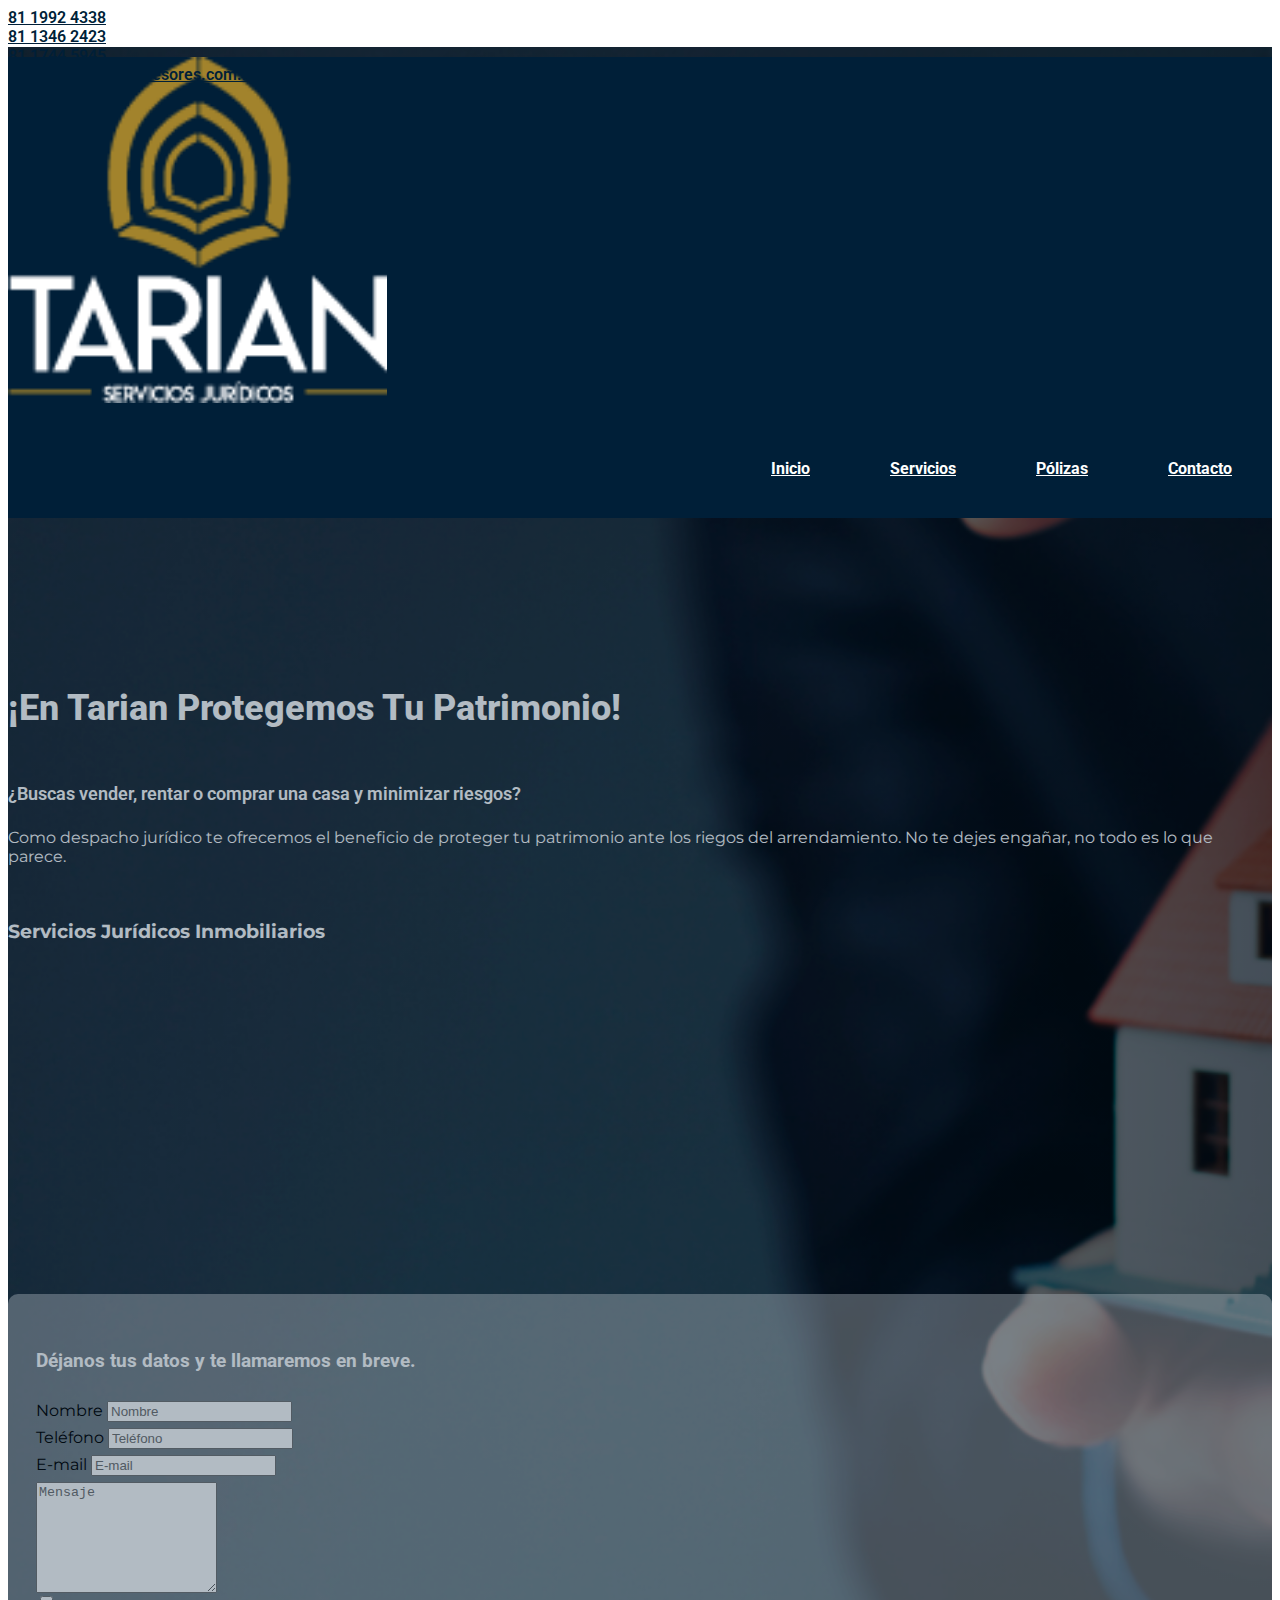
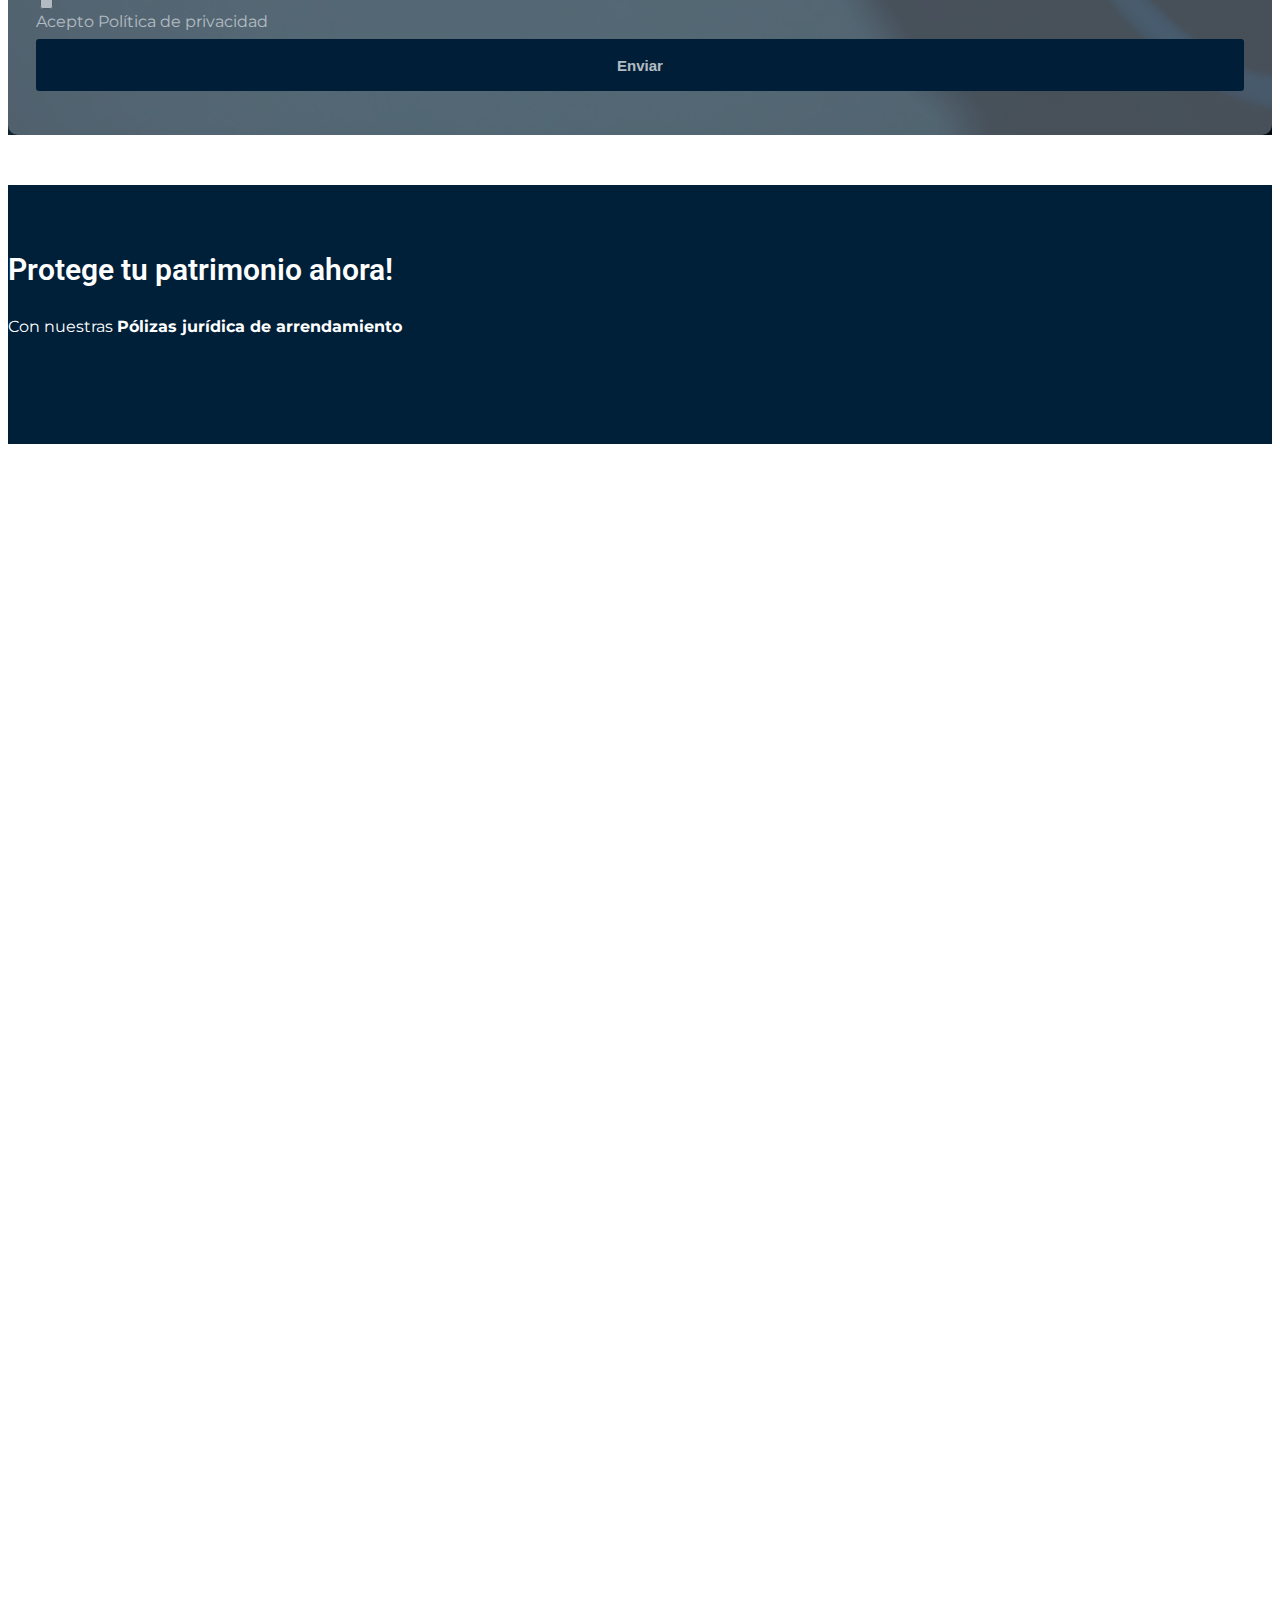
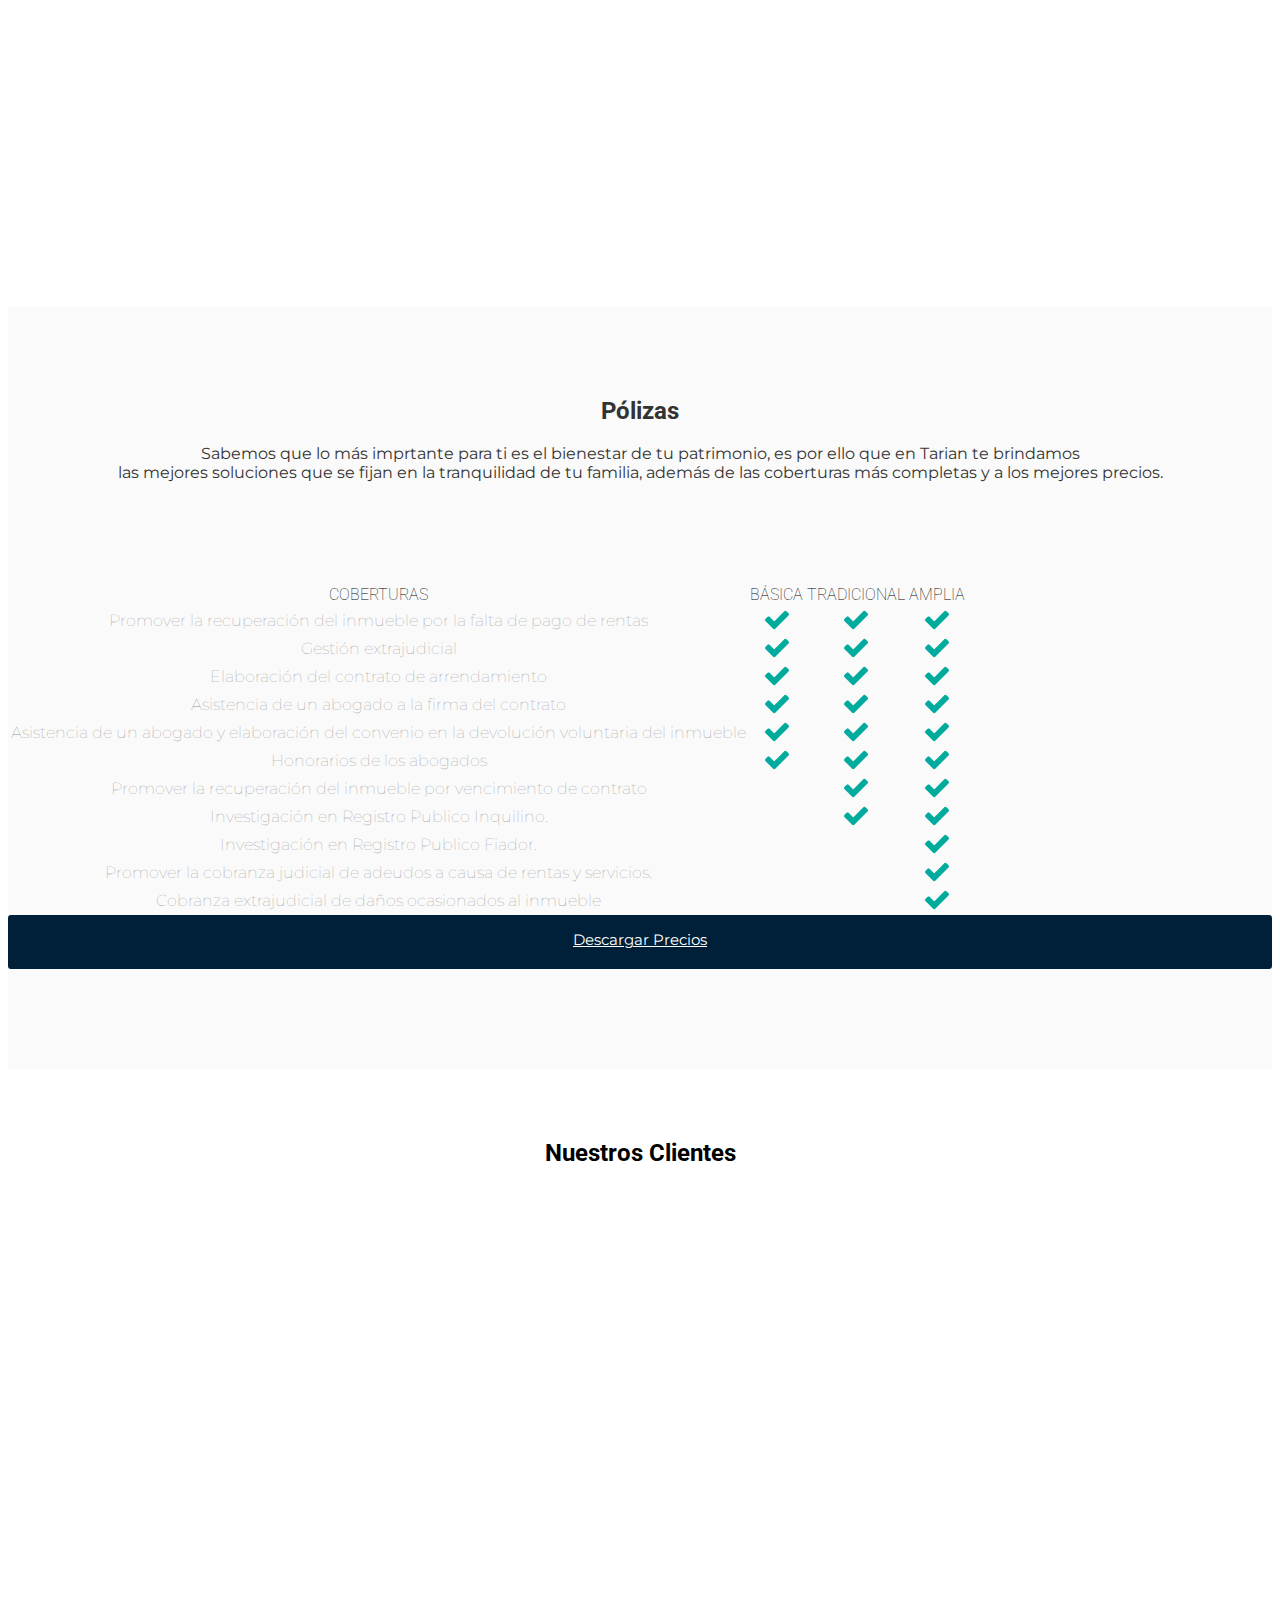
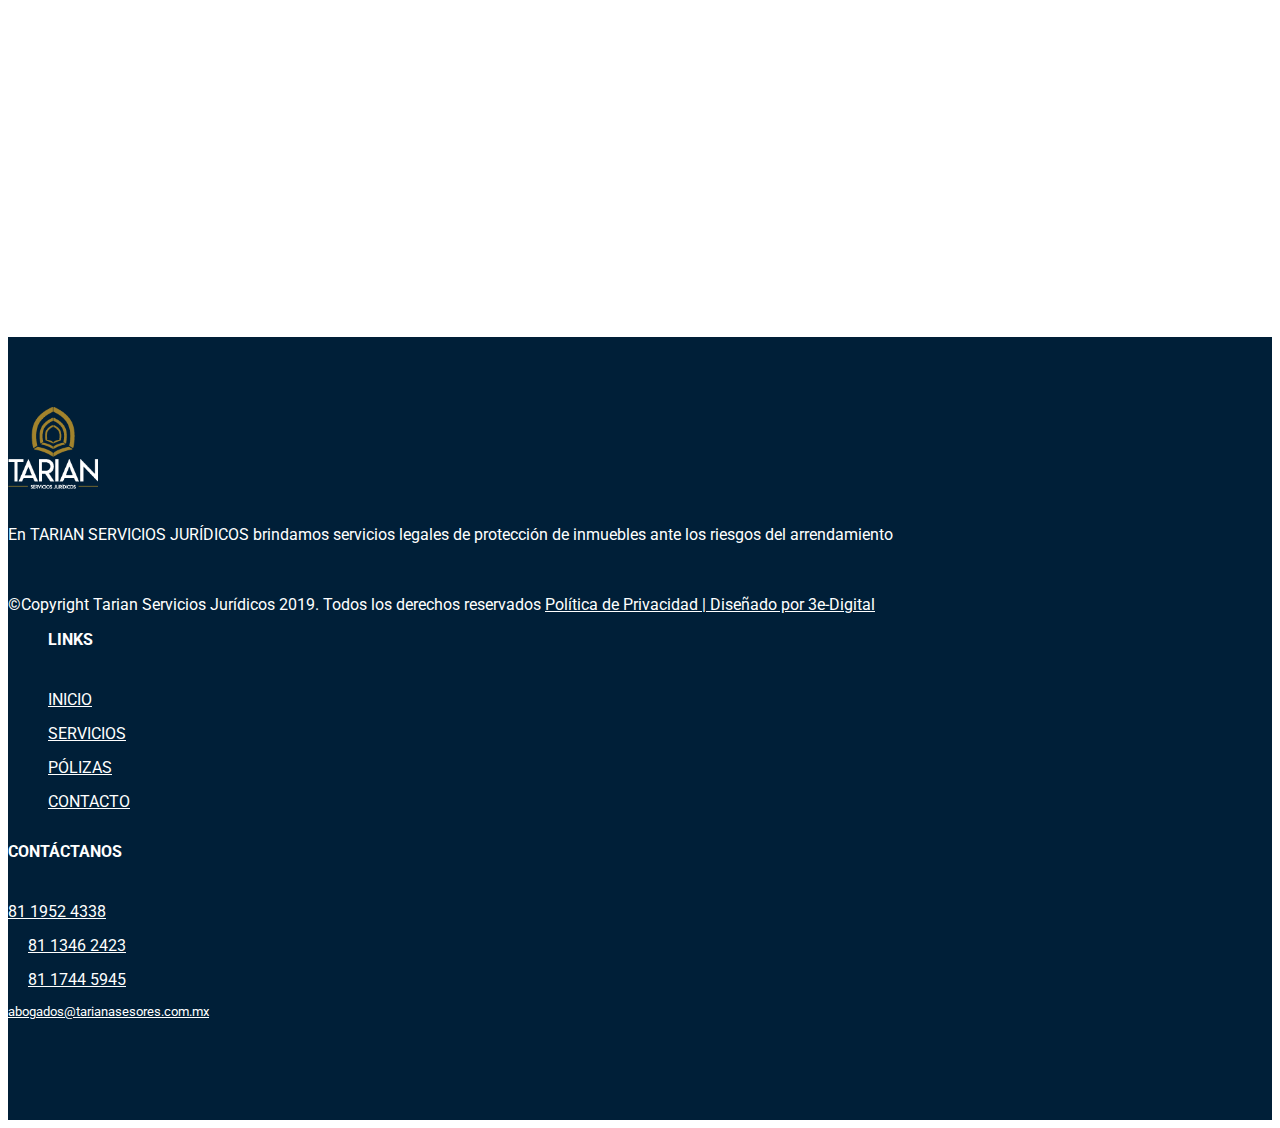
<file: index.html>
<html lang="es">

<head>
    <meta charset="UTF-8">
    <meta name="viewport" content="width=device-width, initial-scale=1.0">
    <meta http-equiv="X-UA-Compatible" content="ie=edge">
    <meta name="description" content=" Proveemos servicios de logística internacional  y Aduana reconocido a nivel mundial. 
    Ofrecemos los contactos globales y la experiencia para administrar todos los aspectos de sus procesos de envíos internacionales de exportación e importación.
    ">
    <meta name="author" content="Perla Holguín">
    <title>Tarian | G & G Asesoría empresarial | Servicios Jurídicos Inmobiliarios. </title>
    <!-- Bootstrap CSS -->
    <link rel="stylesheet" href="https://stackpath.bootstrapcdn.com/bootstrap/4.1.3/css/bootstrap.min.css"
        integrity="sha384-MCw98/SFnGE8fJT3GXwEOngsV7Zt27NXFoaoApmYm81iuXoPkFOJwJ8ERdknLPMO" crossorigin="anonymous">
    <link href="https://fonts.googleapis.com/css?family=Montserrat:400,600,800" rel="stylesheet">
    <link rel="stylesheet" href="https://use.fontawesome.com/releases/v5.5.0/css/all.css"
        integrity="sha384-B4dIYHKNBt8Bc12p+WXckhzcICo0wtJAoU8YZTY5qE0Id1GSseTk6S+L3BlXeVIU" crossorigin="anonymous">
    <link rel="shortcut icon" href="images/icons/fav.png" type="image/x-icon" />
    <link rel="stylesheet" href="css/simpletextrotator.css">
    <!--animaciones  para la página-->
    <link href="https://unpkg.com/aos@2.3.1/dist/aos.css" rel="stylesheet">
    <link rel="stylesheet" href="css/style.css">


</head>

<body>
    <!-- <span class="ir-arriba"><i class="fas fa-arrow-up"></i></span> -->

    <section id="intro">
        <div id="nav">
            <nav class="navbar yellow container">

                <ul class="navbar justify-content-xs-end">
                    <li class="nav-item">
                        <a class="nav-link" href="tel:8119924338">
                            <i class="fas fa-phone"> </i>
                            <span class="ocultar-texto-header">81 1992 4338</span>
                        </a>
                    </li>
                    <li class="nav-item">
                        <a class="nav-link" href="tel:8113462423"><i class="fas fa-phone"> </i> <span
                                class="ocultar-texto-header">81 1346 2423</span></a>
                    </li>
                    <li class="nav-item">
                        <a class="nav-link" href="tel:8117445945">
                            <i class="fas fa-phone"></i>
                            <span class="ocultar-texto-header">
                                81 1744 5945
                            </span>
                        </a>
                    </li>
                    <li class="nav-item">
                        <a class="nav-link" href="mailto:abogados@tarian.com.mx">
                            <i class="fas fa-envelope"></i>
                            <span class="ocultar-lg">E-mail</span>
                            <span class="ocultar-texto-header"> abogados@tarianasesores.com.mx</span>
                        </a>
                    </li>

                </ul>
            </nav>
        </div>

        <div class="navbar-navegar">
            <div class="container">

                <div class="row">

                    <div class="col-xs-12 col-sm-12 col-md-12 col-lg-4">
                        <div class="logo-espacio">
                            <img src="images/icons/Logo.png" alt="logo" class="logo">
                        </div>
                    </div>

                    <div class="col-xs-12 col-sm-12 col-md-12 col-lg-8">
                        <nav id="main-nav" class="main-nav">
                            <div class="menu-bar">
                                <div class="uno"></div>
                                <div class="dos"></div>
                                <div class="tres"></div>
                                <div class="cuatro"></div>
                            </div>
                            <ul class="navegar-pagina">

                                <li class="navegar-pagina-item">
                                    <a href="#" class="menu-link">Inicio</a>
                                </li>
                                <li class="navegar-pagina-item">
                                    <a href="#servicios" class="menu-link">Servicios</a>
                                </li>
                                <li class="navegar-pagina-item">
                                    <a href="#polizas" class="menu-link">Pólizas</a>
                                </li>
                                <li class="navegar-pagina-item">
                                    <a href="#contact-form" class="menu-link">Contacto</a>
                                </li>

                            </ul>

                        </nav>
                    </div>

                </div>

            </div>
        </div>



        <div class="container ">
            <div class="row">
                <div class="col-xs-12">

                </div>
            </div>
            <div class="row">
                <div class="col-xs-12 col-sm-12 col-md-7 ">
                    <img src="images/icons/Logo.png" alt="Logo" width="120" class="imagen-logo">
                    <h1 class="">¡En Tarian Protegemos Tu Patrimonio! </h1>
                    
                    <h4 class="envios3-title">¿Buscas vender, rentar o comprar una casa y minimizar riesgos?</h4>
                    <p class="white"> Como despacho jurídico te ofrecemos el beneficio de proteger tu patrimonio ante los riegos del
                        arrendamiento. No te dejes engañar, no todo es lo que parece.</p> <br>

                    <h3 class="subt"><span class="rotate">Servicios Jurídicos Inmobiliarios | Investigación |
                            Recuperación extrajudicial | Recuperación judicial
                            | Cobranza judicial de rentas | Juicio oral civil </span>
                    </h3>


                    <div class="row centrar">
                        <a href="tel:+52(81)83654726"> <button class="btn-1" data-aos="fade-left"
                                data-aos-duration="1800"> Llámanos</button></a>
                                <a href="#polizas"> <button class="btn-poliza" data-aos="fade-left"
                                    data-aos-duration="1800"> Ver Pólizas</button></a>
                    </div>
                </div>
                <div class="COL-XS-12 contacto col-sm-12 col-md-4 ml-auto oculto-1">
                    <h3 class="white contact-texto">Déjanos tus datos y te llamaremos en breve.</h3>
                    <form id="contact-form" method="post" role="form" action="mail/formulario-contacto.php">
                        <div class="ajax-hidden">
                            <div class="form-group">
                                <label class="sr-only" for="c_name">Nombre</label>
                                <input type="text" id="c_name" class="form-control" name="c_name" placeholder="Nombre">
                            </div>
                            <div class="form-group">
                                <label class="sr-only" for="c_phone">Teléfono </label>
                                <input type="tel" id="c_phone" class="form-control" name="c_phone"
                                    placeholder="Teléfono">
                            </div>
                            <div class="form-group">
                                <label class="sr-only" for="c_email">E-mail </label>
                                <input type="email" id="c_email" class="form-control" name="c_email"
                                    placeholder="E-mail">
                            </div>
                            <div class="form-group">
                                <textarea class="form-control" id="c_message" name="c_message" rows="7"
                                    placeholder="Mensaje"></textarea>
                            </div>
                            <div class="form-group">
                                <div class="form-row">


                                    <div class="col-md-1 align-self-center">
                                        <input type="checkbox" name="c_terms" id="c_terms">
                                    </div>
                                    <div class="col-md-11 align-self-center">
                                        <label for="c_terms" style="color:white;">Acepto
                                                Política de privacidad</label>
                                    </div>
                                    <div id="terms-status2" class="status-fields"></div>
                                </div>
                            </div>

                            <button type="submit" class="btn-enviar">
                                Enviar
                            </button>
                        </div>
                        <div class="ajax-response"></div>
                    </form>
                </div>
            </div>
        </div>
    </section>

    <section class="envios">
        <div class="container">
            <div class="row">
                <div class="col-xs-12 col-sm-7 envios-section">
                    <h2 class="envios2-title">Protege tu patrimonio ahora!</h2>
                    
                    <p> Con nuestras <strong>Pólizas jurídica de arrendamiento</strong></p>
                </div>
                <div class="col-xs-12 col-sm-5 envios-mapa">
                    <a href="#polizas">
                        <button class="btn-4" data-aos="zoom-out"> Ver Pólizas</button>
                    </a>
                </div>
            </div>
        </div>
    </section>

    <section id="servicios" class="titulo-servicios container" data-aos="fade-up">
        <h2 class="text-center">Servicios</h2>
        <!--<hr style="border: 2px solid #001F38; width:20%; margin-bottom: 0px">-->

        <div class="row">
            <div class="col-xs-12 col-md-2"></div>
            <div class="col-xs-12 col-md-8"> <span class="subtitulo-servicios ">
                    <span class="subtitulo-servicios" style="width:60%;"> Asegura tu tranquilidad y minimiza riesgos en
                        tarian
                        te ofrecemos un arrendamiento garantizado</span>
                </span></div>
            <div class="col-xs-12 col-md-2"></div>
        </div>
    </section>

    <!--Servicios sección-->
    <section class="servicios" data-aos="fade-up" data-aos="fade-up" data-aos-duration="1800">

        <div class="container">

            <div class="row justify-content-xs-center">
                <div class="col-xs-12 col-md-4  services-padding ">
                    <img src="images/icons/Recurso15.png" alt="Transporte Terrestre" width="45"
                        class="oculto imagen-servicios">
                    <h5 class="transporte-service">Investigación</h5>
                    <p class="transportacion">Investigación a solicitud del cliente de los antecedentes legales y la
                        solvencia
                        de tu prospecto de inquilino<br><br>
                    </p>
                </div>

                <div class="col-xs-12 col-md-4 services-padding " data-aos="fade-up" data-aos-duration="1300">
                    <img src="images/icons/Recurso16.png" alt="Transporte Marítimo" width="45"
                        class="oculto imagen-servicios">
                    <h5 class="transporte-service">Recuperación extrajudicial </h5>
                    <p class="transportacion">
                        Recuperación extrajudicial del inmueble arrendado
                    </p>
                </div>

                <div class="col-xs-12 col-md-4 services-padding">
                    <img src="images/icons/Recurso16.png" alt="Transporte Aéreo" width="45"
                        class="oculto imagen-servicios">
                    <h5 class="transporte-service">Recuperación judicial</h5>
                    <p class="transportacion">Recuperación de inmueble mediante lanzamiento judicial
                    </p>
                </div>

                <div class="col-xs-12 col-md-4 services-padding" data-aos="fade-up" data-aos-duration="1300">
                    <img src="images/icons/Recurso17.png" alt="Transporte Ferroviario" width="45"
                        class="oculto imagen-servicios">
                    <h5 class="transporte-service">
                        Cobranza judicial de rentas
                    </h5>
                    <p class="transportacion">Cobranza judicial de rentas adeudadas mediante
                        embargo de bienes y/o embargo de salario
                    </p>
                </div>

                <div class="col-xs-12 col-md-4 services-padding" data-aos="fade-up" data-aos-duration="1000">
                    <img src="images/icons/Recurso18.png" alt="Servicios Especiales" width="45"
                        class="oculto imagen-servicios">
                    <h5 class="transporte-service">Juicio oral civil</h5>
                    <p class="transportacion">
                        Lorem ipsum dolor sit amet consectetur, adipisicing elit. Labore in quos modi hic, cum veritatis
                        at! Soluta doloremque molestiae explicabo
                    </p>
                </div>

                <div class="col-xs-12 col-md-4 services-padding" data-aos="fade-up" data-aos-duration="1300">
                    <img src="images/icons/Recurso19.png" alt="Otros Servicios" width="45"
                        class="oculto imagen-servicios">
                    <h5 class="transporte-service">
                        Cobertura hasta 13 meses*.
                    </h5>
                    <p class="transportacion">
                        Lorem ipsum dolor sit amet consectetur adipisicing elit. Totam odio consectetur dolor
                        repellendus exercitationem illo laboriosam praesentium a
                    </p>
                </div>

            </div>
        </div>
    </section>

    <section id="polizas" class="ventajas">
        <div class="container ">
            <div class="titulo-servicios justify-content-center">
                <h2 class="text-center">Pólizas</h2>
                <div class="row">

                    <div class="col-xs-12 col-md-12">
                        <span class="subtitulo-servicios" style="width:60%;">
                            Sabemos que lo más imprtante para ti es el bienestar de tu patrimonio, es por ello
                            que en Tarian te brindamos
                            <br>
                            las mejores soluciones que se fijan en la tranquilidad de tu familia, además de las
                            coberturas más completas y a los
                            mejores precios.
                        </span>
                    </div>
                </div>
            </div>


            <div class="row ventajas-margen">
                <table class="table table-responsive-sm">
                    <thead class="thead-dark">
                        <tr>
                            <th scope="col" class="titulos-tabla">COBERTURAS</th>
                            <th scope="col" class="titulos-tabla">BÁSICA</th>
                            <th scope="col" class="titulos-tabla">TRADICIONAL</th>
                            <th scope="col" class="titulos-tabla">AMPLIA</th>
                        </tr>
                    </thead>
                    <tbody>
                        <tr>
                            <th scope="row">
                                Promover la recuperación del inmueble por la falta de pago de rentas
                            </th>
                            <td><img src="images/icons/correct-symbol.png" alt="" class="img-check"></td>
                            <td><img src="images/icons/correct-symbol.png" alt="" class="img-check"></td>
                            <td><img src="images/icons/correct-symbol.png" alt="" class="img-check"></td>
                        </tr>
                        <tr>
                            <th scope="row">
                                Gestión extrajudicial
                            </th>
                            <td><img src="images/icons/correct-symbol.png" alt="" class="img-check"></td>
                            <td><img src="images/icons/correct-symbol.png" alt="" class="img-check"></td>
                            <td><img src="images/icons/correct-symbol.png" alt="" class="img-check"></td>
                        </tr>
                        <tr>
                            <th scope="row">
                                Elaboración del contrato de arrendamiento
                            </th>
                            <td><img src="images/icons/correct-symbol.png" alt="" class="img-check"></td>
                            <td><img src="images/icons/correct-symbol.png" alt="" class="img-check"></td>
                            <td><img src="images/icons/correct-symbol.png" alt="" class="img-check"></td>
                        </tr>
                        <tr>
                            <th scope="row">
                                Asistencia de un abogado a la firma del contrato
                            </th>
                            
                            <td><img src="images/icons/correct-symbol.png" alt="" class="img-check"></td>
                            <td><img src="images/icons/correct-symbol.png" alt="" class="img-check"></td>
                            <td><img src="images/icons/correct-symbol.png" alt="" class="img-check"></td>
                        </tr>
                        <tr>
                            <th scope="row">
                                Asistencia de un abogado y elaboración del convenio en la devolución voluntaria del
                                inmueble
                            </th>
                            <td><img src="images/icons/correct-symbol.png" alt="" class="img-check"></td>
                            <td><img src="images/icons/correct-symbol.png" alt="" class="img-check"></td>
                            <td><img src="images/icons/correct-symbol.png" alt="" class="img-check"></td>
                        </tr>
                        <tr>
                            <th scope="row">
                                Honorarios de los abogados
                            </th>
                            <td><img src="images/icons/correct-symbol.png" alt="" class="img-check"></td>
                            <td><img src="images/icons/correct-symbol.png" alt="" class="img-check"></td>
                            <td><img src="images/icons/correct-symbol.png" alt="" class="img-check"></td>
                        </tr>
                        <tr>
                            <th scope="row">
                                Promover la recuperación del inmueble por vencimiento de contrato
                            </th>
                            <td></td>
                            <td><img src="images/icons/correct-symbol.png" alt="" class="img-check"></td>
                            <td><img src="images/icons/correct-symbol.png" alt="" class="img-check"></td>
                        </tr>
                        <tr>
                            <th scope="row">
                                Investigación en Registro Publico Inquilino.
                            </th>
                            <td></td>
                            <td><img src="images/icons/correct-symbol.png" alt="" class="img-check"></td>
                            <td><img src="images/icons/correct-symbol.png" alt="" class="img-check"></td>
                        </tr>
                        <tr>
                            <th scope="row">

                                Investigación en Registro Publico Fiador.
                            </th>
                            <td></td>
                            <td></td>
                            <td><img src="images/icons/correct-symbol.png" alt="" class="img-check"></td>
                        </tr>
                        <tr>
                            <th scope="row">
                                Promover la cobranza judicial de adeudos a causa de rentas y servicios.
                            </th>
                            <td></td>
                            <td></td>
                            <td><img src="images/icons/correct-symbol.png" alt="" class="img-check"></td>
                        </tr>
                        <tr>
                            <th scope="row">

                                Cobranza extrajudicial de daños ocasionados al inmueble
                            </th>
                            <td></td>
                            <td></td>
                            <td><img src="images/icons/correct-symbol.png" alt="" class="img-check"></td>
                        </tr>
                    </tbody>
                </table>

                <a href="#" class="btn-download">Descargar Precios</a>
            </div>

        </div>
    </section>

    <section class="cobertura">
        <div class="container">
            <div class="row">
                <div class="col-xs-12 col-sm-12">
                    <h2 class="text-center">Nuestros Clientes</h2>
                </div>
            </div>

            <div class="row" data-aos="fade">
                <div class="col-xs-12 col-sm-12 col-md-3">
                    <img src="images/icons/Recurso20.png" alt="Clientes-Tarian" class="clientes-logo">
                </div>

                <div class="col-xs-12 col-sm-12 col-md-3">
                    <img src="images/icons/Recurso21.png" alt="Clientes-Tarian" class="clientes-logo">
                </div>

                <div class="col-xs-12 col-sm-12 col-md-3">
                    <img src="images/icons/Recurso22.png" alt="Clientes-Tarian" class="clientes-logo">
                </div>

                <div class="col-xs-12 col-sm-12 col-md-3">
                    <img src="images/icons/Recurso23.png" alt="Clientes-Tarian" class="clientes-logo">
                </div>
                <!--/col-->
            </div>
            <!--/row-->
        </div>
        <!--/container-->
    </section>

    <section class=" mostrar-1 text-center ">
        <div class="container">

            <div class="row justify-content-center">
                <div class="titulo-servicios container">
                    <h2 class="text-center">Contacto</h2>

                    <hr style="border: 2px solid #61AA8B; width:20%; margin-bottom: 0px"> <br>
                    <span class="subtitulo-servicios" style="width:60%;">Será un gusto contactarnos contigo.</span>
                    <form style="padding: 30px 20px;" action="mail/FormularioContacto.php" id="contact-form"
                        method="post" role="form">
                        <div class="ajax-hidden">
                            <div class="form-group">
                                <label class="sr-only" for="c_name">Nombre</label>
                                <input type="text" id="c_name" class="form-control" name="c_name" placeholder="Nombre">
                            </div>
                            <div class="form-group">
                                <label class="sr-only" for="c_phone">Telefono </label>
                                <input type="tel" id="c_phone" class="form-control" name="c_phone"
                                    placeholder="Teléfono">
                            </div>
                            <div class="form-group">
                                <label class="sr-only" for="c_email">E-mail </label>
                                <input type="email" id="c_email" class="form-control" name="c_email"
                                    placeholder="E-mail">
                            </div>
                            <div class="form-group">
                                <textarea class="form-control" id="c_message" name="c_message" rows="7"
                                    placeholder="Mensaje"></textarea>
                            </div>
                            <div class="form-group">
                                <div class="row">


                                    <div class="col-md-1 align-self-center">
                                        <input type="checkbox" name="c_terms" id="c_terms">
                                    </div>
                                    <div class="col-md-11 align-self-center">
                                        <label for="c_terms" style="">Acepto política de privacidad </label>
                                    </div>
                                    <div id="terms-status2" class="status-fields"></div>
                                </div>
                            </div>

                            <button type="submit" class="btn-enviar">
                                ENVIAR
                            </button>
                        </div>
                        <div class="ajax-response"></div>
                    </form>

                </div>

                <div>
                </div>
    </section>


    <footer>
        <div class="container">
            <div class="row">

                <div class="col-xs-12 col-sm-12 col-md-6 text-xs-center text-md-left">
                    <img src="images/icons/Logo.png" alt="" class="img-logo-footer">

                    <p class="white" style="text-align:left">
                        En TARIAN SERVICIOS JURÍDICOS brindamos servicios legales de
                        protección de inmuebles ante los riesgos del arrendamiento

                    </p>
                    <br>
                    <div class="oculto-movil">
                            <p class="white">&copy;Copyright Tarian Servicios Jurídicos 2019. Todos los derechos reservados 
                                    <a class="color" href="privacidad.html"> Política de
                                        Privacidad |
                                    </a>
                                    <a class="color" href="http://www.3e-digital.com/" target="_blank">
                                        Diseñado por 3e-Digital
                                    </a>
                                </p>
                    </div>
                
                </div>

                <div class="col-6 col-sm-6 col-md-2 align-self-end">
                    <div class="padding-footer-links">
                        <h3 class="white">LINKS</h3>

                        <ul>
                            <li class="footer-link">
                                <a href="#intro">INICIO</a>
                            </li>
                            <li class="footer-link">
                                <a href="#servicios">SERVICIOS</a>
                            </li>
                            <li class="footer-link">
                                <a href="#polizas">PÓLIZAS</a>
                            </li>
                            <li class="footer-link">
                                <a href="#contact-form">CONTACTO</a>
                            </li>
                        </ul>
                    </div>

                </div>
                

                <div class="col-6 col-sm-6 col-md-4 align-self-end">
                    <h3 class="white">CONTÁCTANOS</h3>

                    <ul>
                        <li>
                            <a href="tel:8119524338">
                                <i class="fas fa-phone white"> </i> 81 1952 4338
                            </a>
                        </li>
                        <li>
                            <a href="tel:8113462423">
                                <i class=" white"> </i> 
                                <span class="padding-phones">81 1346 2423</a></span>
                            </a>
                        </li>
                        <li>
                            <a href="tel:8117445945">
                                <i class=" white"> </i> 
                                <span class="padding-phones">81 1744 5945</span>
                            </a>
                        </li>
                        <li class="oculto-movil">
                            <a href="mailto:abogados@tarianasesores.com.mx" style="font-size: 13px;">
                                <i class="fas fa-envelope white"></i> abogados@tarianasesores.com.mx
                            </a>
                        </li>
                        <li class="oculto-web">
                                <a href="mailto:abogados@tarianasesores.com.mx" >
                                    <i class="fas fa-envelope white"></i><span style="
                                    margin-left:14px;">Email</span>
                                </a>
                            </li>
                    </ul>
                </div>
                <div class="oculto-web" style="
                margin-left:14px; margin-right=15px; text-align:left;">
                        <p class="white" style="text-align:left">&copy;Copyright Tarian Servicios Jurídicos 2019.
                             Todos los derechos reservados. 
                              <br>  <a class="color" href="privacidad.html"> Política de
                                    Privacidad |
                                </a>
                                <a class="color" href="http://www.3e-digital.com/" target="_blank">
                                    Diseñado por 3e-Digital
                                </a>
                            </p>
                </div>

            </div>
            <!--/row-->
        </div>
        <!--container-->
    </footer>

    <script src="https://code.jquery.com/jquery-3.3.1.slim.min.js"
        integrity="sha384-q8i/X+965DzO0rT7abK41JStQIAqVgRVzpbzo5smXKp4YfRvH+8abtTE1Pi6jizo"
        crossorigin="anonymous"></script>
    <script src="https://cdnjs.cloudflare.com/ajax/libs/popper.js/1.14.3/umd/popper.min.js"
        integrity="sha384-ZMP7rVo3mIykV+2+9J3UJ46jBk0WLaUAdn689aCwoqbBJiSnjAK/l8WvCWPIPm49"
        crossorigin="anonymous"></script>
    <script src="https://stackpath.bootstrapcdn.com/bootstrap/4.1.3/js/bootstrap.min.js"
        integrity="sha384-ChfqqxuZUCnJSK3+MXmPNIyE6ZbWh2IMqE241rYiqJxyMiZ6OW/JmZQ5stwEULTy"
        crossorigin="anonymous"></script>
    <script src="js/jquery-3.3.1.min.js"></script>
    <script src="js/jquery.simple-text-rotator.min.js"></script>
    <script src="https://unpkg.com/aos@2.3.1/dist/aos.js"></script>
    <script src="js/custom.js"></script>
    <script>
        AOS.init();
    </script>

    <script>
        $(".rotate").textrotator({
            animation: "dissolve",
            separator: "|",
            speed: 2000
        });
    </script>
</body>

</html>
</file>
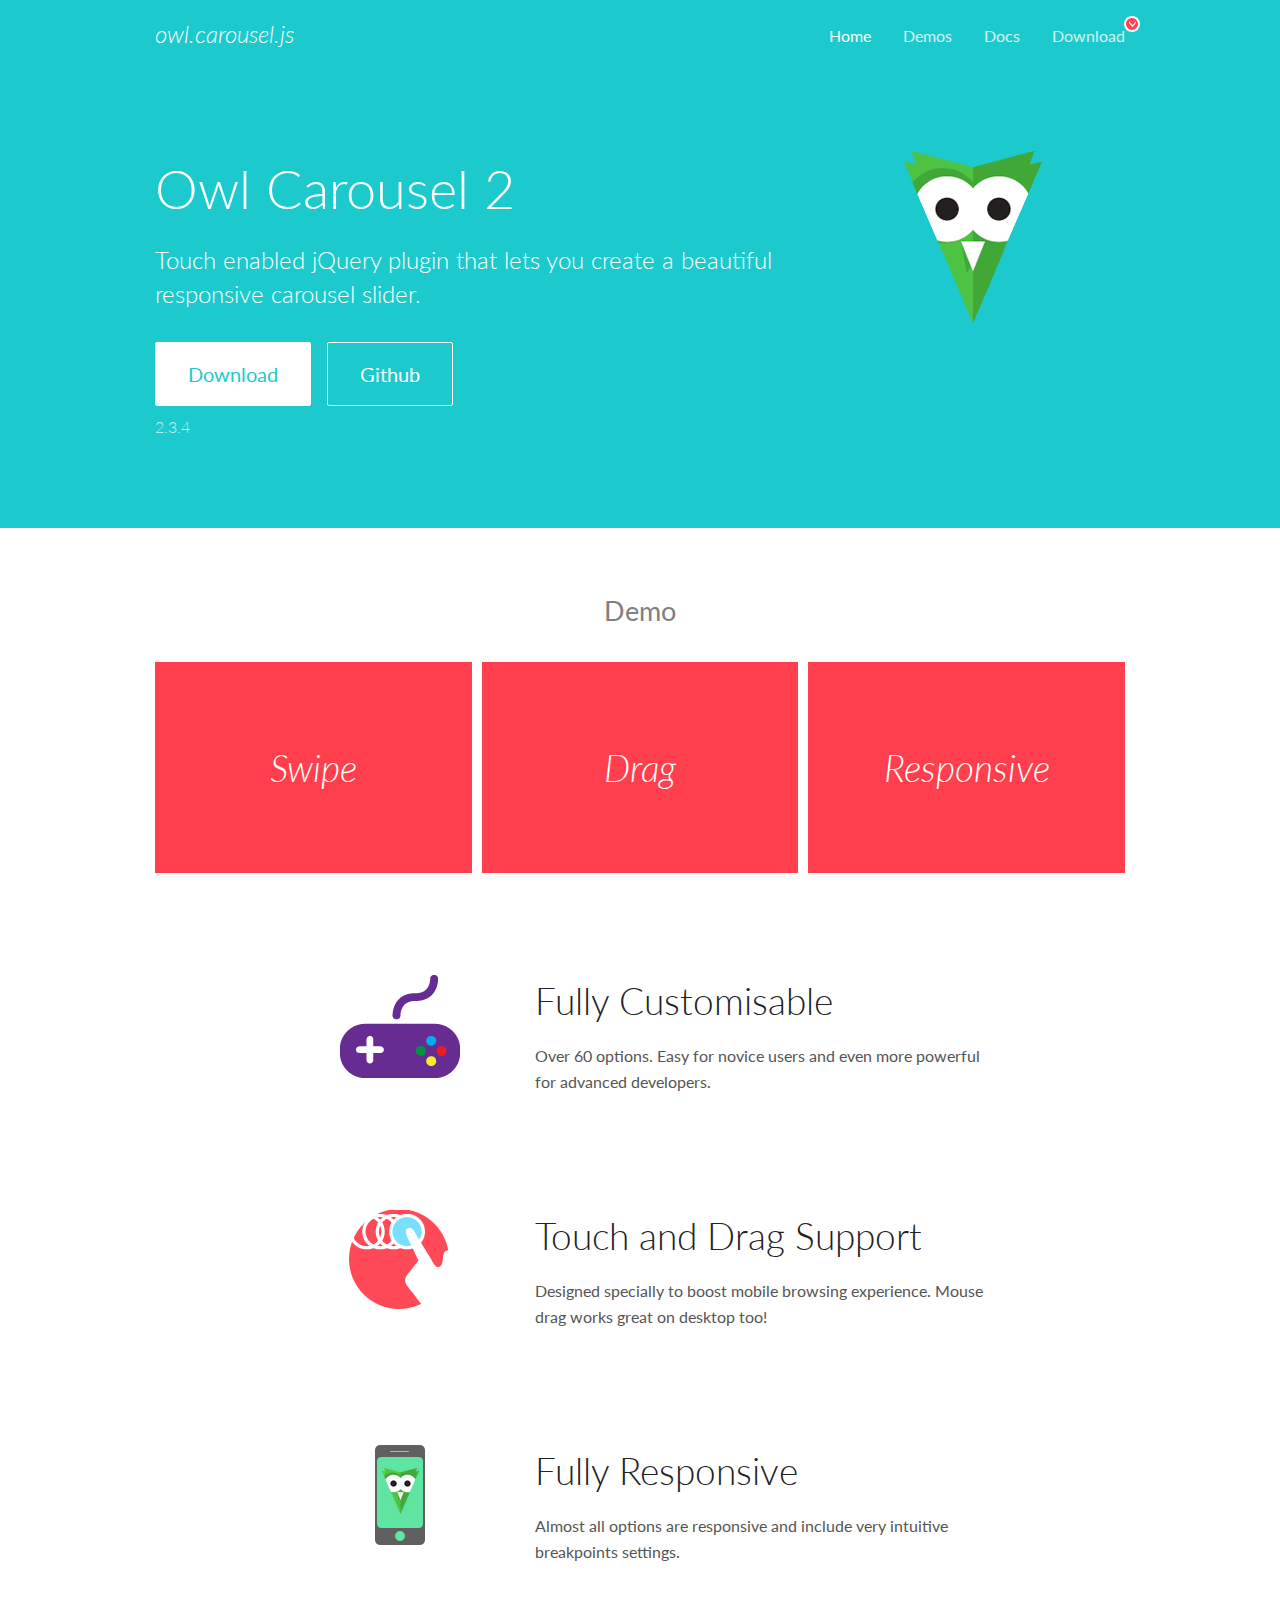
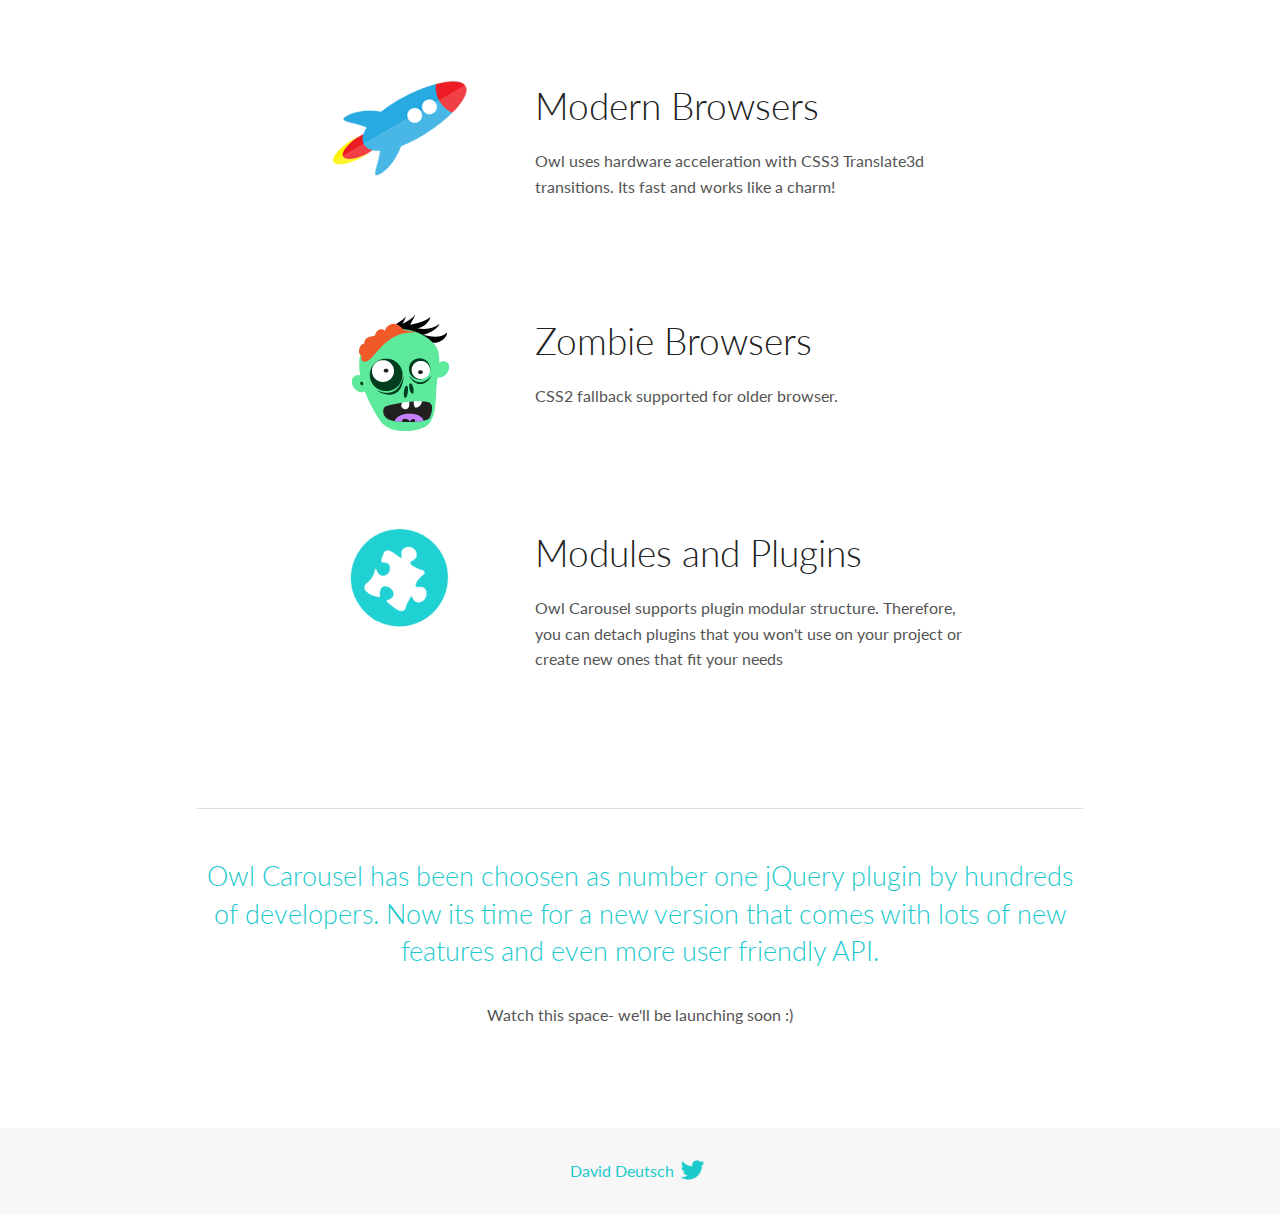
<file: OwlCarousel2-2.3.4/docs/index.html>
<!DOCTYPE html>
<html lang="en">
  <head>

    <!-- head -->
    <meta charset="utf-8">
    <meta name="msapplication-tap-highlight" content="no" />
    <meta name="viewport" content="width=device-width, initial-scale=1.0" />
    <meta name="description" content="Touch enabled jQuery plugin that lets you create beautiful responsive carousel slider.">
    <meta name="author" content="David Deutsch">
    <title>
      Home | Owl Carousel | 2.3.4
    </title>

    <!-- Stylesheets -->
    <link href='https://fonts.googleapis.com/css?family=Lato:300,400,700,400italic,300italic' rel='stylesheet' type='text/css'>
    <link rel="stylesheet" href="assets/css/docs.theme.min.css">

    <!-- Owl Stylesheets -->
    <link rel="stylesheet" href="assets/owlcarousel/assets/owl.carousel.min.css">
    <link rel="stylesheet" href="assets/owlcarousel/assets/owl.theme.default.min.css">

    <!-- HTML5 shim and Respond.js IE8 support of HTML5 elements and media queries -->

    <!--[if lt IE 9]>
      <script src="https://oss.maxcdn.com/libs/html5shiv/3.7.0/html5shiv.js"></script>
      <script src="https://oss.maxcdn.com/libs/respond.js/1.3.0/respond.min.js"></script>
    <![endif]-->

    <!-- Favicons -->
    <link rel="apple-touch-icon-precomposed" sizes="144x144" href="assets/ico/apple-touch-icon-144-precomposed.png">
    <link rel="shortcut icon" href="assets/ico/favicon.png">
    <link rel="shortcut icon" href="favicon.ico">

    <!-- Yeah i know js should not be in header. Its required for demos.-->

    <!-- javascript -->
    <script src="assets/vendors/jquery.min.js"></script>
    <script src="assets/owlcarousel/owl.carousel.js"></script>
  </head>
  <body>

    <!-- header -->
    <header class="header">
      <div class="row">
        <div class="large-12 columns">
          <div class="brand left">
            <h3>
              <a href="/OwlCarousel2/">owl.carousel.js</a> 
            </h3>
          </div>
          <a id="toggle-nav" class="right">
            <span></span> <span></span> <span></span> 
          </a> 
          <div class="nav-bar">
            <ul class="clearfix">
              <li class="active">
                <a href="/OwlCarousel2/index.html">Home</a> 
              </li>
              <li> <a href="/OwlCarousel2/demos/demos.html">Demos</a>  </li>
              <li> <a href="/OwlCarousel2/docs/started-welcome.html">Docs</a>  </li>
              <li>
                <a href="https://github.com/OwlCarousel2/OwlCarousel2/archive/2.3.4.zip">Download</a> 
                <span class="download"></span> 
              </li>
            </ul>
          </div>
        </div>
      </div>
    </header>

    <!-- home panel -->
    <section id="hero">
      <div class="row">
        <div class="large-8 medium-8 columns">
          <h1>Owl Carousel 2</h1>
          <h4>Touch enabled jQuery plugin that lets you create a beautiful responsive carousel slider.</h4>
          <a href="https://github.com/OwlCarousel2/OwlCarousel2/archive/2.3.4.zip" class="hero-button">Download</a> 
          <a href="https://github.com/OwlCarousel2/OwlCarousel2" class="hero-button outline">Github</a> 
          <p>2.3.4</p>
        </div>
        <div class="large-4 medium-4 columns">
          <img class="owl-logo" src="assets/img/owl-logo.png" alt="mr. Owl">
        </div>
      </div>
    </section>

    <!-- body -->
    <div class="home-demo">
      <div class="row">
        <div class="large-12 columns">
          <h3>Demo</h3>
          <div class="owl-carousel">
            <div class="item">
              <h2>Swipe</h2>
            </div>
            <div class="item">
              <h2>Drag</h2>
            </div>
            <div class="item">
              <h2>Responsive</h2>
            </div>
            <div class="item">
              <h2>CSS3</h2>
            </div>
            <div class="item">
              <h2>Fast</h2>
            </div>
            <div class="item">
              <h2>Easy</h2>
            </div>
            <div class="item">
              <h2>Free</h2>
            </div>
            <div class="item">
              <h2>Upgradable</h2>
            </div>
            <div class="item">
              <h2>Tons of options</h2>
            </div>
            <div class="item">
              <h2>Infinity</h2>
            </div>
            <div class="item">
              <h2>Auto Width</h2>
            </div>
          </div>
        </div>
      </div>
    </div>
    <script>
      var owl = $('.owl-carousel');
      owl.owlCarousel({
        margin: 10,
        loop: true,
        responsive: {
          0: {
            items: 1
          },
          600: {
            items: 2
          },
          1000: {
            items: 3
          }
        }
      })
    </script>

    <!-- features -->
    <div id="features">
      <div class="row">
        <div class="small-12 medium-9 small-centered columns">
          <section class="row feature">
            <div class="medium-4 small-12 columns">
              <img src="assets/img/feature-options.png" alt="">
            </div>
            <div class="medium-8 small-12 columns">
              <h2>Fully Customisable</h2>
              <p>Over 60 options. Easy for novice users and even more powerful for advanced developers.</p>
            </div>
          </section>
          <section class="row feature">
            <div class="medium-4 small-12 columns">
              <img src="assets/img/feature-drag.png" alt="">
            </div>
            <div class="medium-8 small-12 columns">
              <h2>Touch and Drag Support</h2>
              <p>Designed specially to boost mobile browsing experience. Mouse drag works great on desktop too!</p>
            </div>
          </section>
          <section class="row feature">
            <div class="medium-4 small-12 columns">
              <img src="assets/img/feature-responsive.png" alt="">
            </div>
            <div class="medium-8 small-12 columns">
              <h2>Fully Responsive</h2>
              <p>Almost all options are responsive and include very intuitive breakpoints settings.</p>
            </div>
          </section>
          <section class="row feature">
            <div class="medium-4 small-12 columns">
              <img src="assets/img/feature-modern.png" alt="">
            </div>
            <div class="medium-8 small-12 columns">
              <h2>Modern Browsers</h2>
              <p>Owl uses hardware acceleration with CSS3 Translate3d transitions. Its fast and works like a charm! </p>
            </div>
          </section>
          <section class="row feature">
            <div class="medium-4 small-12 columns">
              <img src="assets/img/feature-zombie.png" alt="">
            </div>
            <div class="medium-8 small-12 columns">
              <h2>Zombie Browsers</h2>
              <p>CSS2 fallback supported for older browser.</p>
            </div>
          </section>
          <section class="row feature">
            <div class="medium-4 small-12 columns">
              <img src="assets/img/feature-module.png" alt="">
            </div>
            <div class="medium-8 small-12 columns">
              <h2>Modules and Plugins</h2>
              <p>Owl Carousel supports plugin modular structure. Therefore, you can detach plugins that you won&#x27;t use on your project or create new ones that fit your needs</p>
            </div>
          </section>
        </div>
      </div>
    </div>

    <!-- footer -->
    <section id="teaser-text">
      <div class="row">
        <div class="small-12 medium-11 small-centered columns">
          <hr>
          <h3 id="owl-carousel-has-been-choosen-as-number-one-jquery-plugin-by-hundreds-of-developers-now-its-time-for-a-new-version-that-comes-with-lots-of-new-features-and-even-more-user-friendly-api-">Owl Carousel has been choosen as number one jQuery plugin by hundreds of developers. Now its time for a new version that comes with lots of new features and even more user friendly API.</h3>
          <p>Watch this space- we&#39;ll be launching soon :)</p>
        </div>
      </div>
    </section>

    <!-- footer -->
    <footer class="footer">
      <div class="row">
        <div class="large-12 columns">
          <h5>
            <a href="/OwlCarousel2/docs/support-contact.html">David Deutsch</a> 
            <a id="custom-tweet-button" href="https://twitter.com/share?url=https://github.com/OwlCarousel2/OwlCarousel2&text=Owl Carousel - This is so awesome! " target="_blank"></a> 
          </h5>
        </div>
      </div>
    </footer>

    <!-- vendors -->
    <script src="assets/vendors/highlight.js"></script>
    <script src="assets/js/app.js"></script>
  </body>
</html>
</file>
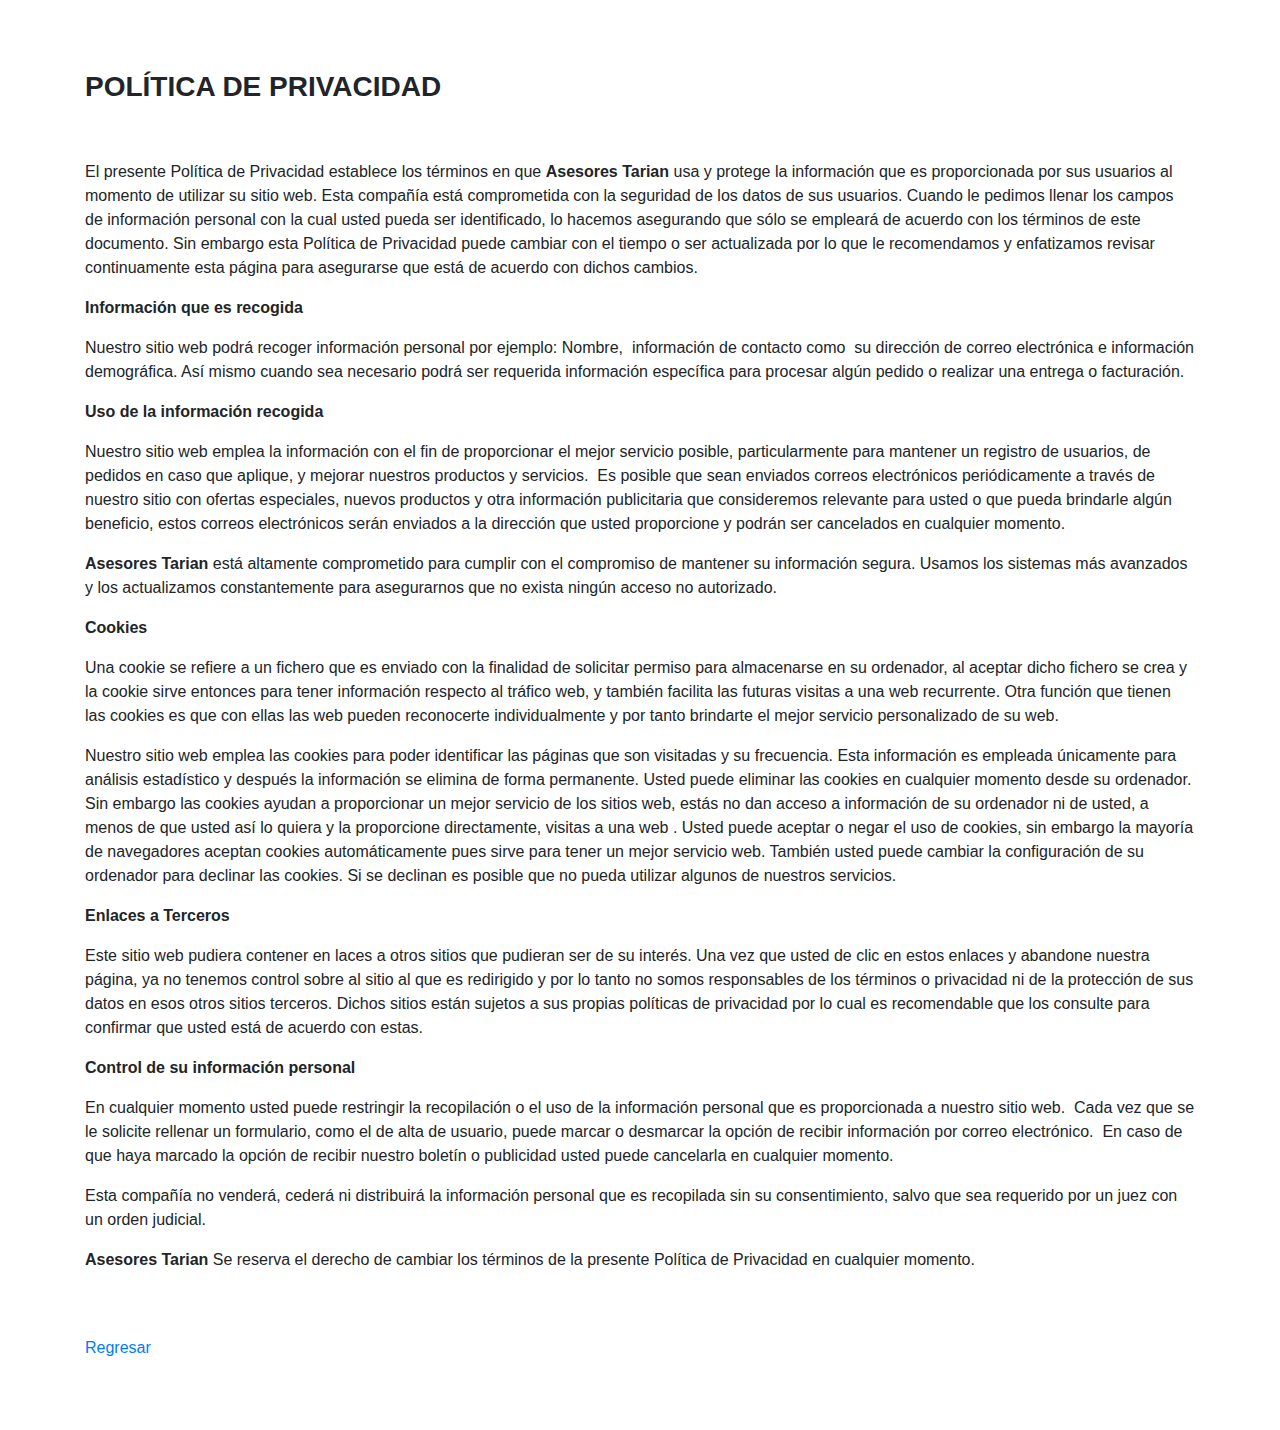
<file: privacidad.html>
<!doctype html>
<html lang="es">
  <head>
    <!-- Required meta tags -->
    <meta charset="utf-8">
    <meta name="viewport" content="width=device-width, initial-scale=1, shrink-to-fit=no">
    <link rel="stylesheet" href="https://use.fontawesome.com/releases/v5.5.0/css/all.css" integrity="sha384-B4dIYHKNBt8Bc12p+WXckhzcICo0wtJAoU8YZTY5qE0Id1GSseTk6S+L3BlXeVIU" crossorigin="anonymous">

    <!-- Bootstrap CSS -->
    <link rel="stylesheet" href="https://maxcdn.bootstrapcdn.com/bootstrap/4.0.0/css/bootstrap.min.css" integrity="sha384-Gn5384xqQ1aoWXA+058RXPxPg6fy4IWvTNh0E263XmFcJlSAwiGgFAW/dAiS6JXm" crossorigin="anonymous">

    <title>Politica privacidad | Tarian | G & G Asesoría empresarial | Servicios Jurídicos Inmobiliarios.</title>
  </head>
  <body>
   <div class="container" style="margin-top:70px; margin-bottom:70px;">
       <h3><strong>POLÍTICA DE PRIVACIDAD</strong></h3>
        <p></p><p>&nbsp;</p><p>El presente Política de Privacidad establece los términos en que <strong>Asesores Tarian</strong> 
                usa y protege la información que es proporcionada por sus usuarios al momento de utilizar su sitio web. Esta compañía está comprometida 
                con la seguridad de los datos de sus usuarios. Cuando le pedimos llenar los campos de información personal con la cual usted pueda ser identificado,
                 lo hacemos asegurando que sólo se empleará de acuerdo con los términos de este documento. Sin embargo esta Política de Privacidad puede cambiar con
                  el tiempo o ser actualizada por lo que le recomendamos y enfatizamos revisar continuamente esta página para asegurarse que está de acuerdo con dichos cambios.</p>
                  <p><strong>Información que es recogida</strong></p><p>Nuestro sitio web podrá recoger información personal por ejemplo: Nombre,&nbsp; información de contacto como&nbsp; su dirección de correo electrónica e información demográfica. Así mismo cuando sea necesario podrá ser requerida información específica para procesar algún pedido o realizar una entrega o facturación.</p><p><strong>Uso de la información recogida</strong></p><p>Nuestro sitio web emplea la información con el fin de proporcionar el mejor servicio posible, particularmente para mantener un registro de usuarios, de pedidos en caso que aplique, y mejorar nuestros productos y servicios. &nbsp;Es posible que sean enviados correos electrónicos periódicamente a través de nuestro sitio con ofertas especiales, nuevos productos y otra información publicitaria que consideremos relevante para usted o que pueda brindarle algún beneficio, estos correos electrónicos serán enviados a la dirección que usted proporcione y podrán ser cancelados en cualquier momento.</p><p><strong>Asesores Tarian</strong>  está altamente comprometido para cumplir con el compromiso de mantener su información segura. Usamos los sistemas más avanzados y los actualizamos constantemente para asegurarnos que no exista ningún acceso no autorizado.</p><p><strong>Cookies</strong></p><p>Una cookie se refiere a un fichero que es enviado con la finalidad de solicitar permiso para almacenarse en su ordenador, al aceptar dicho fichero se crea y la cookie sirve entonces para tener información respecto al tráfico web, y también facilita las futuras visitas a una web recurrente. Otra función que tienen las cookies es que con ellas las web pueden reconocerte individualmente y por tanto brindarte el mejor servicio personalizado de su web.</p><p>Nuestro sitio web emplea las cookies para poder identificar las páginas que son visitadas y su frecuencia. Esta información es empleada únicamente para análisis estadístico y después la información se elimina de forma permanente. Usted puede eliminar las cookies en cualquier momento desde su ordenador. Sin embargo las cookies ayudan a proporcionar un mejor servicio de los sitios web, estás no dan acceso a información de su ordenador ni de usted, a menos de que usted así lo quiera y la proporcione directamente, visitas a una web </a>. Usted puede aceptar o negar el uso de cookies, sin embargo la mayoría de navegadores aceptan cookies automáticamente pues sirve para tener un mejor servicio web. También usted puede cambiar la configuración de su ordenador para declinar las cookies. Si se declinan es posible que no pueda utilizar algunos de nuestros servicios.</p><p><strong>Enlaces a Terceros</strong></p><p>Este sitio web pudiera contener en laces a otros sitios que pudieran ser de su interés. Una vez que usted de clic en estos enlaces y abandone nuestra página, ya no tenemos control sobre al sitio al que es redirigido y por lo tanto no somos responsables de los términos o privacidad ni de la protección de sus datos en esos otros sitios terceros. Dichos sitios están sujetos a sus propias políticas de privacidad por lo cual es recomendable que los consulte para confirmar que usted está de acuerdo con estas.</p><p><strong>Control de su información personal</strong></p><p>En cualquier momento usted puede restringir la recopilación o el uso de la información personal que es proporcionada a nuestro sitio web.&nbsp; Cada vez que se le solicite rellenar un formulario, como el de alta de usuario, puede marcar o desmarcar la opción de recibir información por correo electrónico. &nbsp;En caso de que haya marcado la opción de recibir nuestro boletín o publicidad usted puede cancelarla en cualquier momento.</p><p>Esta compañía no venderá, cederá ni distribuirá la información personal que es recopilada sin su consentimiento, salvo que sea requerido por un juez con un orden judicial.</p><p><strong>Asesores Tarian</strong> Se reserva el derecho de cambiar los términos de la presente Política de Privacidad en cualquier momento.</p>
 <br><br>
                <a href="index.html">  <i class="fas fa-undo"></i> Regresar</a>
   </div>
   


    <!-- Optional JavaScript -->
    <!-- jQuery first, then Popper.js, then Bootstrap JS -->
    <script src="https://code.jquery.com/jquery-3.2.1.slim.min.js" integrity="sha384-KJ3o2DKtIkvYIK3UENzmM7KCkRr/rE9/Qpg6aAZGJwFDMVNA/GpGFF93hXpG5KkN" crossorigin="anonymous"></script>
    <script src="https://cdnjs.cloudflare.com/ajax/libs/popper.js/1.12.9/umd/popper.min.js" integrity="sha384-ApNbgh9B+Y1QKtv3Rn7W3mgPxhU9K/ScQsAP7hUibX39j7fakFPskvXusvfa0b4Q" crossorigin="anonymous"></script>
    <script src="https://maxcdn.bootstrapcdn.com/bootstrap/4.0.0/js/bootstrap.min.js" integrity="sha384-JZR6Spejh4U02d8jOt6vLEHfe/JQGiRRSQQxSfFWpi1MquVdAyjUar5+76PVCmYl" crossorigin="anonymous"></script>
  </body>
</html>
</file>
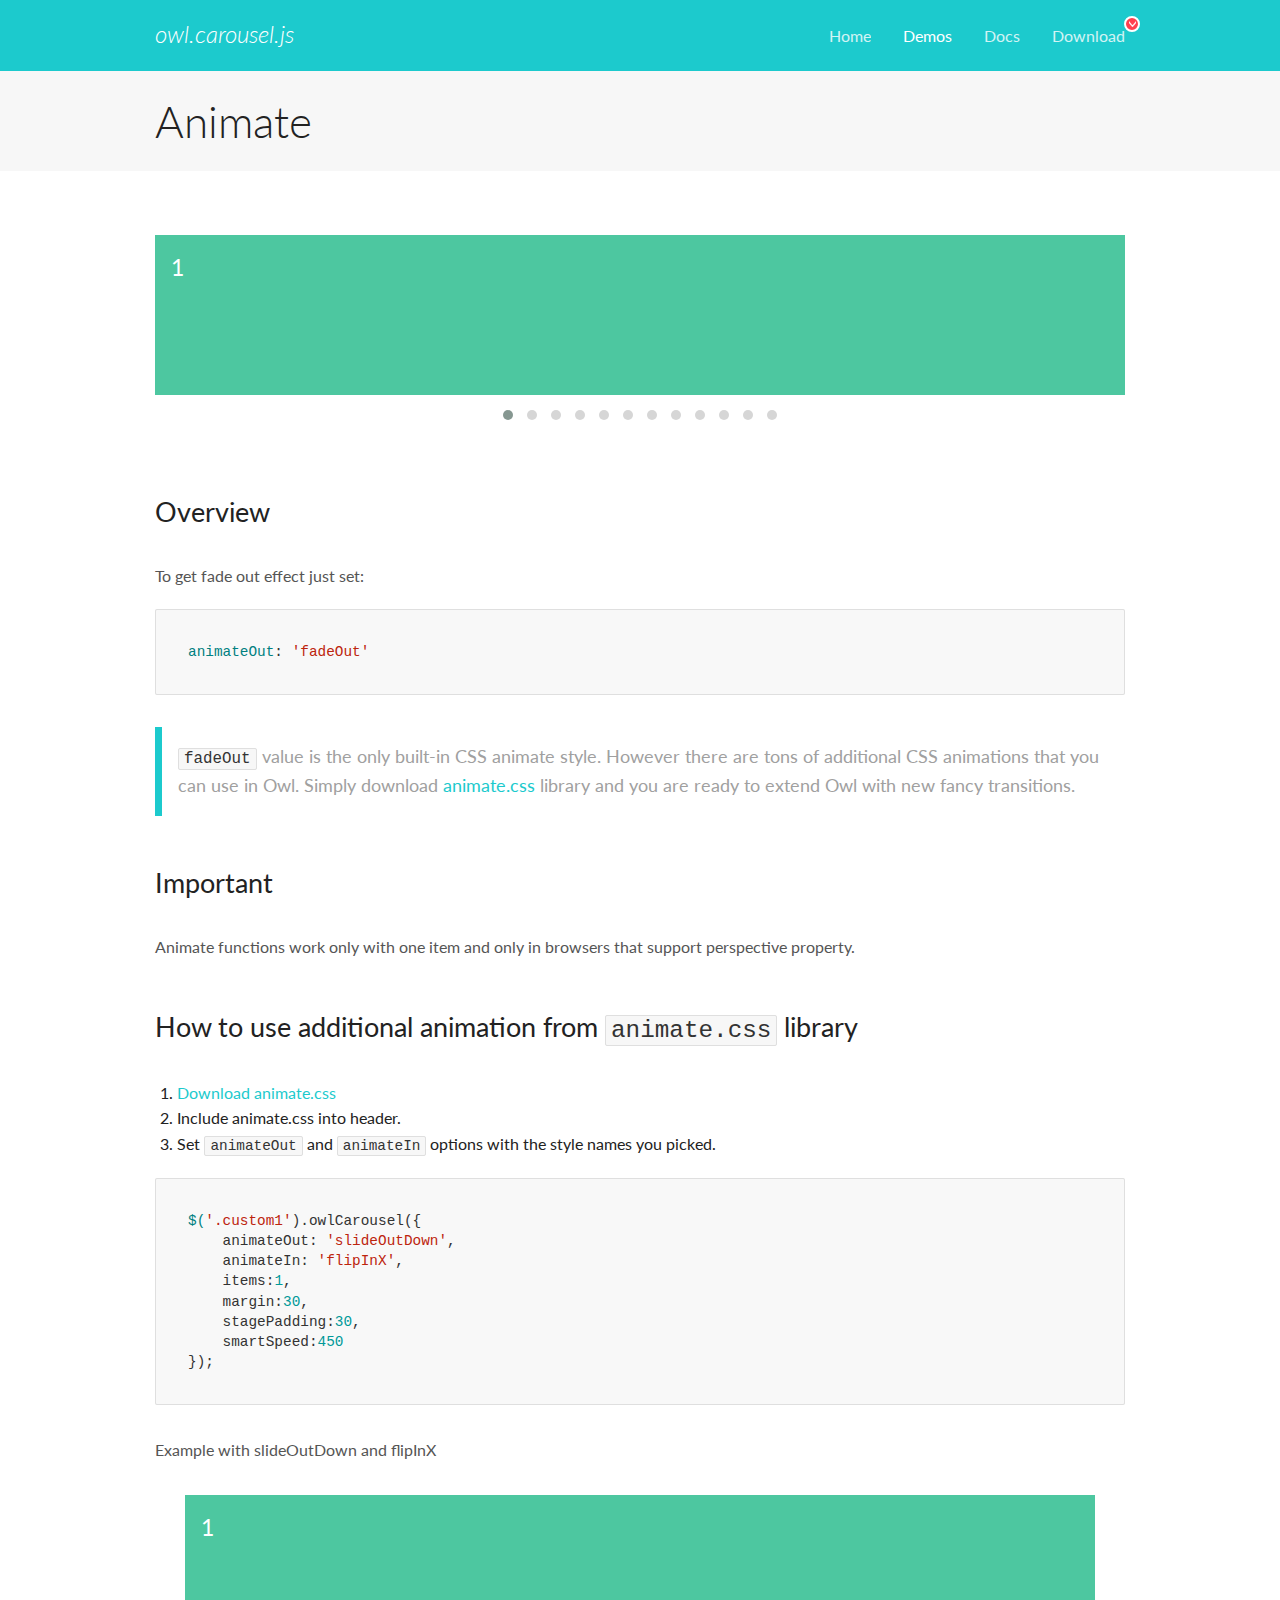
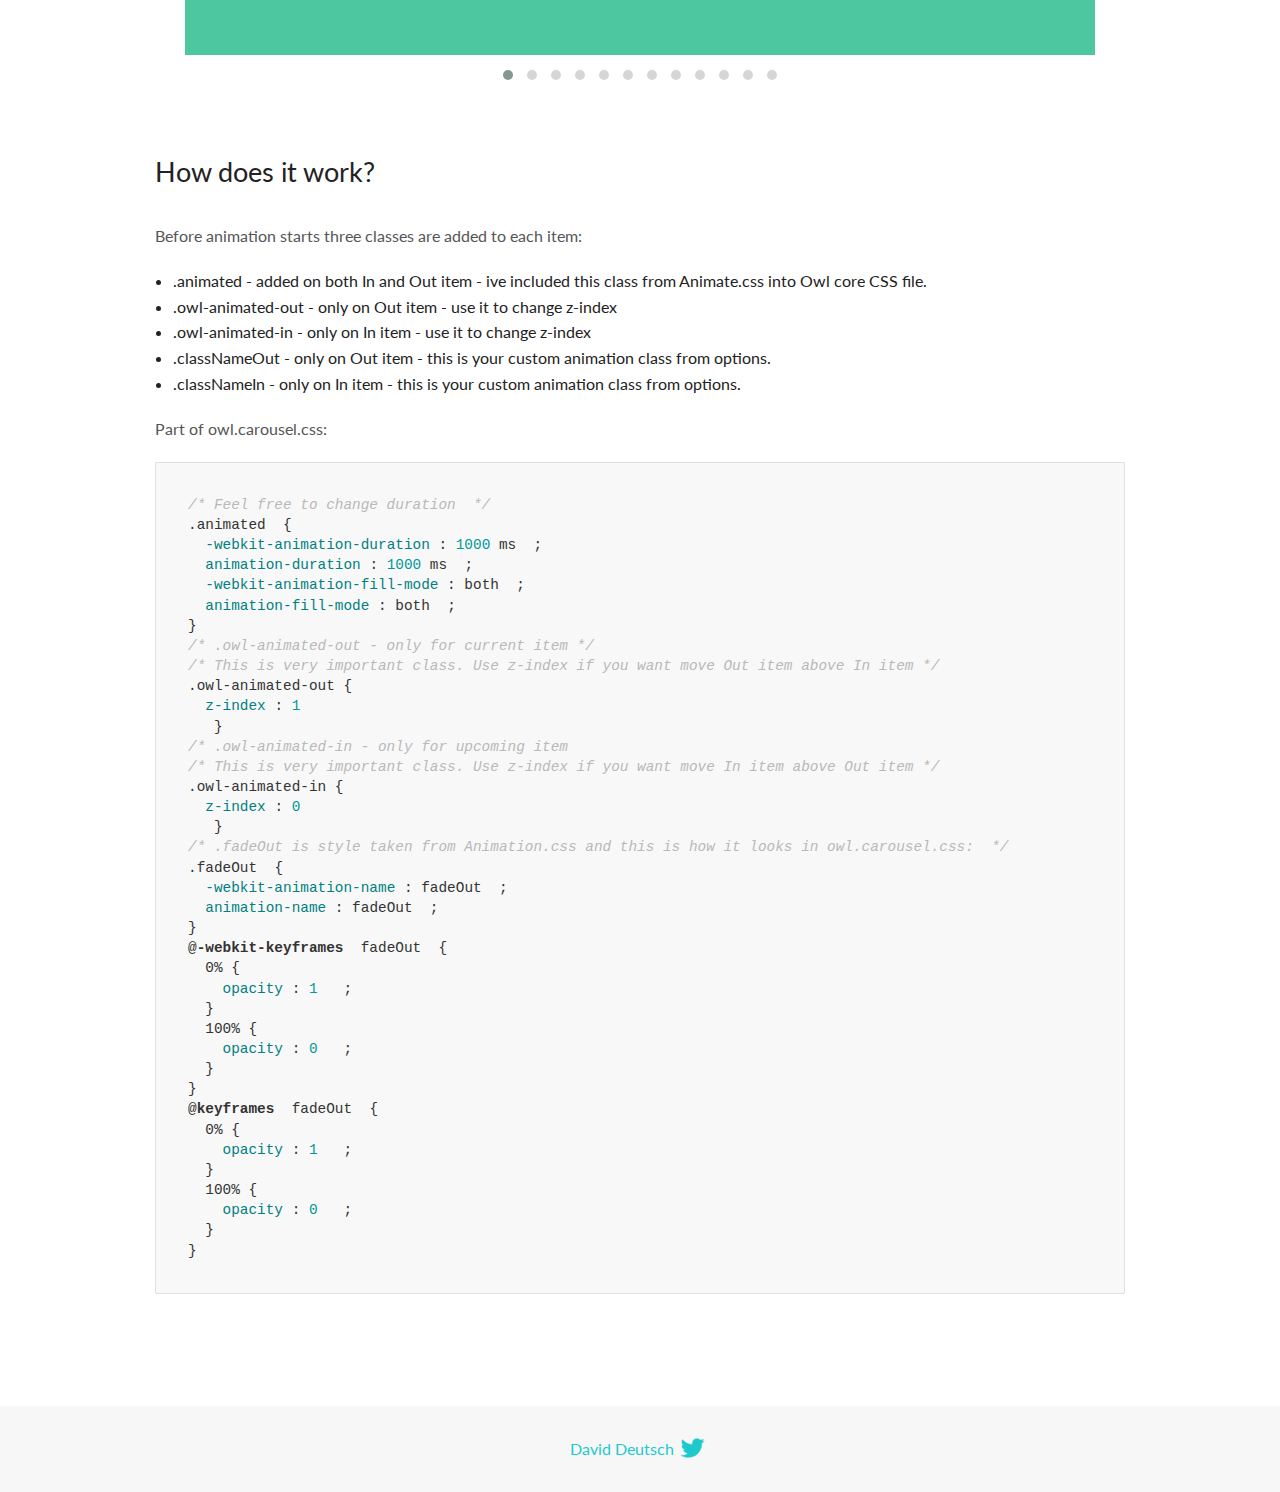
<file: OwlCarousel2-2.3.4/docs/demos/animate.html>
<!DOCTYPE html>
<html lang="en">
  <head>

    <!-- head -->
    <meta charset="utf-8">
    <meta name="msapplication-tap-highlight" content="no" />
    <meta name="viewport" content="width=device-width, initial-scale=1.0" />
    <meta name="description" content="Animate carousel">
    <meta name="author" content="David Deutsch">
    <title>
      Animate Demo | Owl Carousel | 2.3.4
    </title>

    <!-- Stylesheets -->
    <link href='https://fonts.googleapis.com/css?family=Lato:300,400,700,400italic,300italic' rel='stylesheet' type='text/css'>
    <link rel="stylesheet" href="../assets/css/docs.theme.min.css">

    <!-- Owl Stylesheets -->
    <link rel="stylesheet" href="../assets/owlcarousel/assets/owl.carousel.min.css">
    <link rel="stylesheet" href="../assets/owlcarousel/assets/owl.theme.default.min.css">

    <!-- HTML5 shim and Respond.js IE8 support of HTML5 elements and media queries -->

    <!--[if lt IE 9]>
      <script src="https://oss.maxcdn.com/libs/html5shiv/3.7.0/html5shiv.js"></script>
      <script src="https://oss.maxcdn.com/libs/respond.js/1.3.0/respond.min.js"></script>
    <![endif]-->

    <!-- Favicons -->
    <link rel="apple-touch-icon-precomposed" sizes="144x144" href="../assets/ico/apple-touch-icon-144-precomposed.png">
    <link rel="shortcut icon" href="../assets/ico/favicon.png">
    <link rel="shortcut icon" href="favicon.ico">

    <!-- Yeah i know js should not be in header. Its required for demos.-->

    <!-- javascript -->
    <script src="../assets/vendors/jquery.min.js"></script>
    <script src="../assets/owlcarousel/owl.carousel.js"></script>
  </head>
  <body>

    <!-- header -->
    <header class="header">
      <div class="row">
        <div class="large-12 columns">
          <div class="brand left">
            <h3>
              <a href="/OwlCarousel2/">owl.carousel.js</a> 
            </h3>
          </div>
          <a id="toggle-nav" class="right">
            <span></span> <span></span> <span></span> 
          </a> 
          <div class="nav-bar">
            <ul class="clearfix">
              <li> <a href="/OwlCarousel2/index.html">Home</a>  </li>
              <li class="active">
                <a href="/OwlCarousel2/demos/demos.html">Demos</a> 
              </li>
              <li> <a href="/OwlCarousel2/docs/started-welcome.html">Docs</a>  </li>
              <li>
                <a href="https://github.com/OwlCarousel2/OwlCarousel2/archive/2.3.4.zip">Download</a> 
                <span class="download"></span> 
              </li>
            </ul>
          </div>
        </div>
      </div>
    </header>

    <!-- title -->
    <section class="title">
      <div class="row">
        <div class="large-12 columns">
          <h1>Animate</h1>
        </div>
      </div>
    </section>

    <!--  Demos -->
    <section id="demos">
      <div class="row">
        <div class="large-12 columns">
          <div class="fadeOut owl-carousel owl-theme">
            <div class="item">
              <h4>1</h4>
            </div>
            <div class="item">
              <h4>2</h4>
            </div>
            <div class="item">
              <h4>3</h4>
            </div>
            <div class="item">
              <h4>4</h4>
            </div>
            <div class="item">
              <h4>5</h4>
            </div>
            <div class="item">
              <h4>6</h4>
            </div>
            <div class="item">
              <h4>7</h4>
            </div>
            <div class="item">
              <h4>8</h4>
            </div>
            <div class="item">
              <h4>9</h4>
            </div>
            <div class="item">
              <h4>10</h4>
            </div>
            <div class="item">
              <h4>11</h4>
            </div>
            <div class="item">
              <h4>12</h4>
            </div>
          </div>
          <h3 id="overview">Overview</h3>
          <p>To get fade out effect just set:</p>
          <pre><code>animateOut: &#39;fadeOut&#39;</code></pre>
          <blockquote>
            <p><code>fadeOut</code> value is the only built-in CSS animate style. However there are tons of additional CSS animations that you can use in Owl. Simply download
              <a href="https://daneden.github.io/animate.css/">animate.css</a>  library and you are ready to extend Owl with new fancy transitions.</p>
          </blockquote>
          <h3 id="important">Important</h3>
          <p>Animate functions work only with one item and only in browsers that support perspective property.</p>
          <h3 id="how-to-use-additional-animation-from-animate-css-library">How to use additional animation from <code>animate.css</code> library</h3>
          <ol>
            <li> <a href="https://daneden.github.io/animate.css/">Download animate.css</a>  </li>
            <li>Include animate.css into header.</li>
            <li>Set <code>animateOut</code> and <code>animateIn</code> options with the style names you picked.</li>
          </ol>
          <pre><code>$(&#39;.custom1&#39;).owlCarousel({
    animateOut: &#39;slideOutDown&#39;,
    animateIn: &#39;flipInX&#39;,
    items:1,
    margin:30,
    stagePadding:30,
    smartSpeed:450
});</code></pre>
          <p>Example with slideOutDown and flipInX</p>
          <div class="custom1 owl-carousel owl-theme">
            <div class="item">
              <h4>1</h4>
            </div>
            <div class="item">
              <h4>2</h4>
            </div>
            <div class="item">
              <h4>3</h4>
            </div>
            <div class="item">
              <h4>4</h4>
            </div>
            <div class="item">
              <h4>5</h4>
            </div>
            <div class="item">
              <h4>6</h4>
            </div>
            <div class="item">
              <h4>7</h4>
            </div>
            <div class="item">
              <h4>8</h4>
            </div>
            <div class="item">
              <h4>9</h4>
            </div>
            <div class="item">
              <h4>10</h4>
            </div>
            <div class="item">
              <h4>11</h4>
            </div>
            <div class="item">
              <h4>12</h4>
            </div>
          </div>
          <h3 id="how-does-it-work-">How does it work?</h3>
          <p>Before animation starts three classes are added to each item:</p>
          <ul>
            <li>.animated - added on both In and Out item - ive included this class from Animate.css into Owl core CSS file.</li>
            <li>.owl-animated-out - only on Out item - use it to change z-index</li>
            <li>.owl-animated-in - only on In item - use it to change z-index</li>
            <li>.classNameOut - only on Out item - this is your custom animation class from options.</li>
            <li>.classNameIn - only on In item - this is your custom animation class from options.</li>
          </ul>
          <p>Part of owl.carousel.css:</p>
          <pre><code class="language-css"><span class="comment">/* Feel free to change duration  */</span> 
<span class="class">.animated</span>  <span class="rules">{
  <span class="rule"><span class="attribute">-webkit-animation-duration</span> :<span class="value"> <span class="number">1000</span> ms</span> </span> ;
  <span class="rule"><span class="attribute">animation-duration</span> :<span class="value"> <span class="number">1000</span> ms</span> </span> ;
  <span class="rule"><span class="attribute">-webkit-animation-fill-mode</span> :<span class="value"> both</span> </span> ;
  <span class="rule"><span class="attribute">animation-fill-mode</span> :<span class="value"> both</span> </span> ;
<span class="rule">}</span> </span> 
<span class="comment">/* .owl-animated-out - only for current item */</span> 
<span class="comment">/* This is very important class. Use z-index if you want move Out item above In item */</span> 
<span class="class">.owl-animated-out</span> <span class="rules">{
  <span class="rule"><span class="attribute">z-index</span> :<span class="value"> <span class="number">1</span> 
</span> </span> </span> }
<span class="comment">/* .owl-animated-in - only for upcoming item
/* This is very important class. Use z-index if you want move In item above Out item */</span> 
<span class="class">.owl-animated-in</span> <span class="rules">{
  <span class="rule"><span class="attribute">z-index</span> :<span class="value"> <span class="number">0</span> 
</span> </span> </span> }
<span class="comment">/* .fadeOut is style taken from Animation.css and this is how it looks in owl.carousel.css:  */</span> 
<span class="class">.fadeOut</span>  <span class="rules">{
  <span class="rule"><span class="attribute">-webkit-animation-name</span> :<span class="value"> fadeOut</span> </span> ;
  <span class="rule"><span class="attribute">animation-name</span> :<span class="value"> fadeOut</span> </span> ;
<span class="rule">}</span> </span> 
<span class="at_rule">@<span class="keyword">-webkit-keyframes</span>  fadeOut </span> {
  0% <span class="rules">{
    <span class="rule"><span class="attribute">opacity</span> :<span class="value"> <span class="number">1</span> </span> </span> ;
  <span class="rule">}</span> </span> 
  100% <span class="rules">{
    <span class="rule"><span class="attribute">opacity</span> :<span class="value"> <span class="number">0</span> </span> </span> ;
  <span class="rule">}</span> </span> 
}
<span class="at_rule">@<span class="keyword">keyframes</span>  fadeOut </span> {
  0% <span class="rules">{
    <span class="rule"><span class="attribute">opacity</span> :<span class="value"> <span class="number">1</span> </span> </span> ;
  <span class="rule">}</span> </span> 
  100% <span class="rules">{
    <span class="rule"><span class="attribute">opacity</span> :<span class="value"> <span class="number">0</span> </span> </span> ;
  <span class="rule">}</span> </span> 
}</code></pre>
          <link rel="stylesheet" href="../assets/css/animate.css">
          <script>
            jQuery(document).ready(function($) {
              $('.fadeOut').owlCarousel({
                items: 1,
                animateOut: 'fadeOut',
                loop: true,
                margin: 10,
              });
              $('.custom1').owlCarousel({
                animateOut: 'slideOutDown',
                animateIn: 'flipInX',
                items: 1,
                margin: 30,
                stagePadding: 30,
                smartSpeed: 450
              });
            });
          </script>
        </div>
      </div>
    </section>

    <!-- footer -->
    <footer class="footer">
      <div class="row">
        <div class="large-12 columns">
          <h5>
            <a href="/OwlCarousel2/docs/support-contact.html">David Deutsch</a> 
            <a id="custom-tweet-button" href="https://twitter.com/share?url=https://github.com/OwlCarousel2/OwlCarousel2&text=Owl Carousel - This is so awesome! " target="_blank"></a> 
          </h5>
        </div>
      </div>
    </footer>

    <!-- vendors -->
    <script src="../assets/vendors/highlight.js"></script>
    <script src="../assets/js/app.js"></script>
  </body>
</html>
</file>
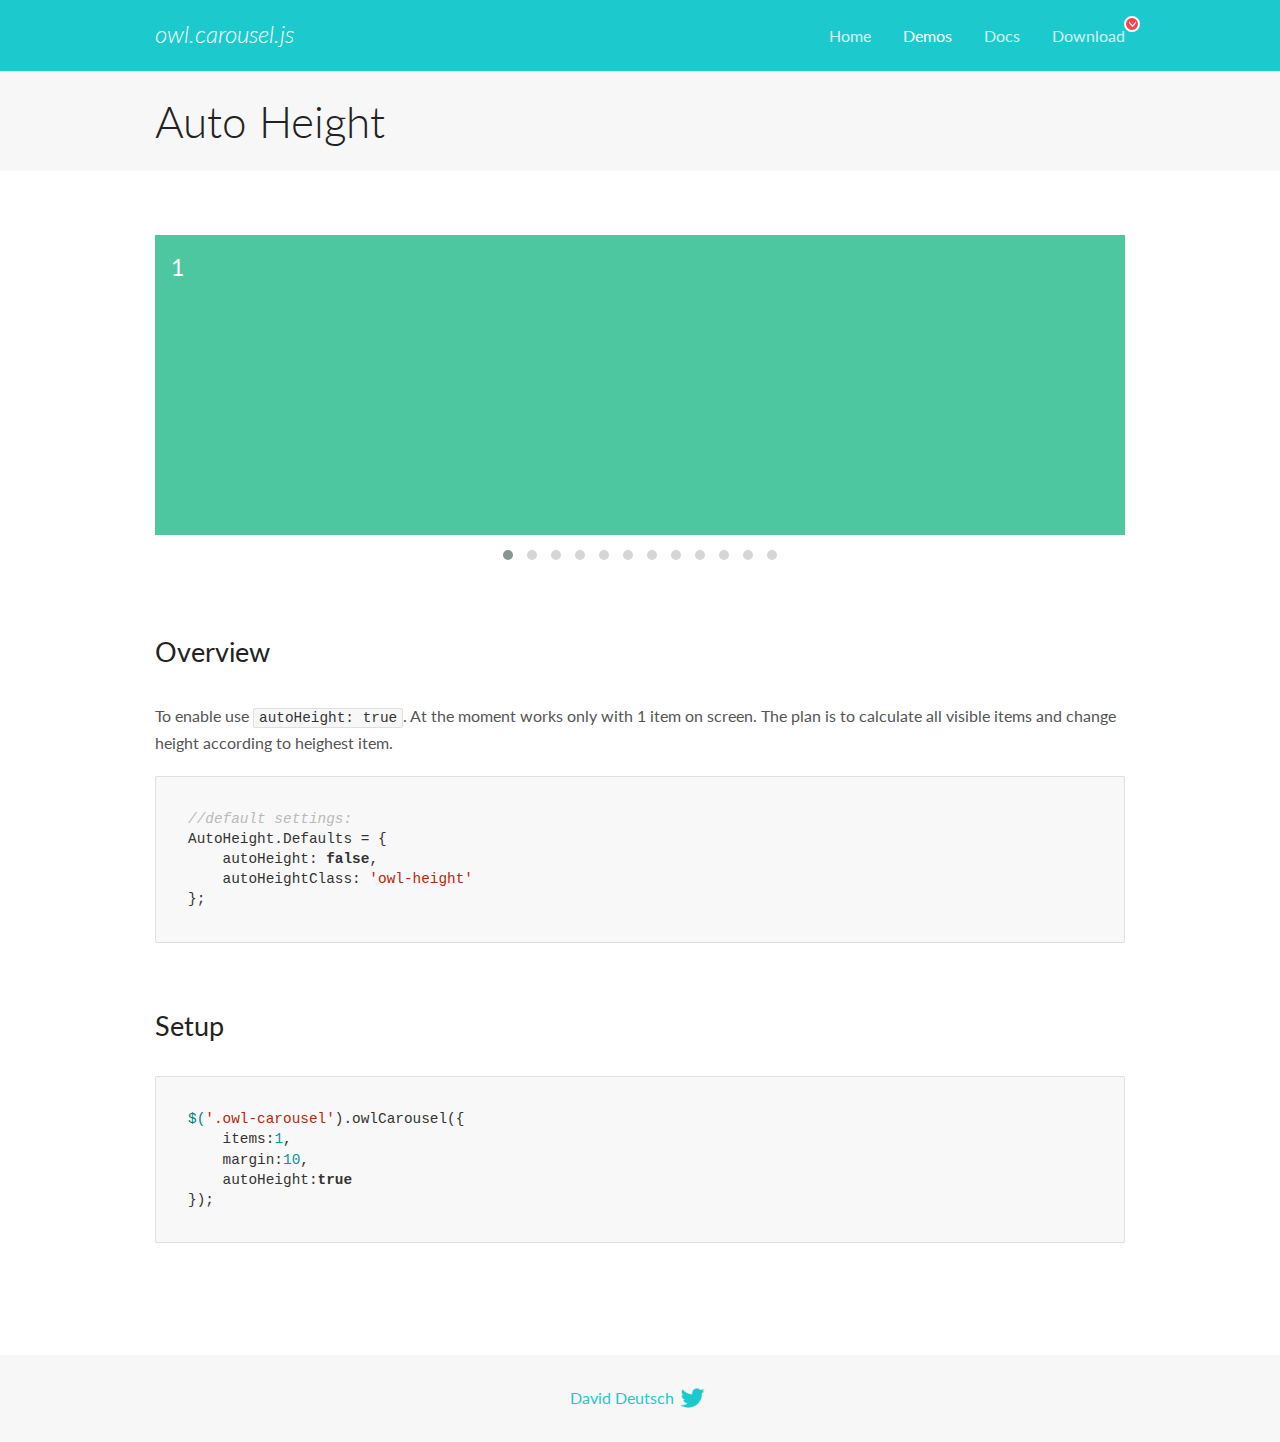
<file: OwlCarousel2-2.3.4/docs/demos/autoheight.html>
<!DOCTYPE html>
<html lang="en">
  <head>

    <!-- head -->
    <meta charset="utf-8">
    <meta name="msapplication-tap-highlight" content="no" />
    <meta name="viewport" content="width=device-width, initial-scale=1.0" />
    <meta name="description" content="autoHeight usage demo">
    <meta name="author" content="David Deutsch">
    <title>
      Auto Height Demo | Owl Carousel | 2.3.4
    </title>

    <!-- Stylesheets -->
    <link href='https://fonts.googleapis.com/css?family=Lato:300,400,700,400italic,300italic' rel='stylesheet' type='text/css'>
    <link rel="stylesheet" href="../assets/css/docs.theme.min.css">

    <!-- Owl Stylesheets -->
    <link rel="stylesheet" href="../assets/owlcarousel/assets/owl.carousel.min.css">
    <link rel="stylesheet" href="../assets/owlcarousel/assets/owl.theme.default.min.css">

    <!-- HTML5 shim and Respond.js IE8 support of HTML5 elements and media queries -->

    <!--[if lt IE 9]>
      <script src="https://oss.maxcdn.com/libs/html5shiv/3.7.0/html5shiv.js"></script>
      <script src="https://oss.maxcdn.com/libs/respond.js/1.3.0/respond.min.js"></script>
    <![endif]-->

    <!-- Favicons -->
    <link rel="apple-touch-icon-precomposed" sizes="144x144" href="../assets/ico/apple-touch-icon-144-precomposed.png">
    <link rel="shortcut icon" href="../assets/ico/favicon.png">
    <link rel="shortcut icon" href="favicon.ico">

    <!-- Yeah i know js should not be in header. Its required for demos.-->

    <!-- javascript -->
    <script src="../assets/vendors/jquery.min.js"></script>
    <script src="../assets/owlcarousel/owl.carousel.js"></script>
  </head>
  <body>

    <!-- header -->
    <header class="header">
      <div class="row">
        <div class="large-12 columns">
          <div class="brand left">
            <h3>
              <a href="/OwlCarousel2/">owl.carousel.js</a> 
            </h3>
          </div>
          <a id="toggle-nav" class="right">
            <span></span> <span></span> <span></span> 
          </a> 
          <div class="nav-bar">
            <ul class="clearfix">
              <li> <a href="/OwlCarousel2/index.html">Home</a>  </li>
              <li class="active">
                <a href="/OwlCarousel2/demos/demos.html">Demos</a> 
              </li>
              <li> <a href="/OwlCarousel2/docs/started-welcome.html">Docs</a>  </li>
              <li>
                <a href="https://github.com/OwlCarousel2/OwlCarousel2/archive/2.3.4.zip">Download</a> 
                <span class="download"></span> 
              </li>
            </ul>
          </div>
        </div>
      </div>
    </header>

    <!-- title -->
    <section class="title">
      <div class="row">
        <div class="large-12 columns">
          <h1>Auto Height</h1>
        </div>
      </div>
    </section>

    <!--  Demos -->
    <section id="demos">
      <div class="row">
        <div class="large-12 columns">
          <div class="owl-carousel owl-theme">
            <div class="item" style="height:300px">
              <h4>1</h4>
            </div>
            <div class="item" style="height:100px">
              <h4>2</h4>
            </div>
            <div class="item" style="height:500px">
              <h4>3</h4>
            </div>
            <div class="item" style="height:250px">
              <h4>4</h4>
            </div>
            <div class="item" style="height:400px">
              <h4>5</h4>
            </div>
            <div class="item" style="height:500px">
              <h4>6</h4>
            </div>
            <div class="item" style="height:600px">
              <h4>7</h4>
            </div>
            <div class="item" style="height:400px">
              <h4>8</h4>
            </div>
            <div class="item" style="height:300px">
              <h4>9</h4>
            </div>
            <div class="item" style="height:350px">
              <h4>10</h4>
            </div>
            <div class="item" style="height:200px">
              <h4>11</h4>
            </div>
            <div class="item" style="height:150px">
              <h4>12</h4>
            </div>
          </div>
          <h3 id="overview">Overview</h3>
          <p>To enable use <code>autoHeight: true</code>. At the moment works only with 1 item on screen. The plan is to calculate all visible items and change height according to heighest item.</p>
          <pre><code>//default settings:
AutoHeight.Defaults = {
    autoHeight: false,
    autoHeightClass: &#39;owl-height&#39;
};</code></pre>
          <h3 id="setup">Setup</h3>
          <pre><code>$(&#39;.owl-carousel&#39;).owlCarousel({
    items:1,
    margin:10,
    autoHeight:true
});</code></pre>
          <script>
            $(document).ready(function() {
              $('.owl-carousel').owlCarousel({
                items: 1,
                margin: 10,
                autoHeight: true
              });
            })
          </script>
        </div>
      </div>
    </section>

    <!-- footer -->
    <footer class="footer">
      <div class="row">
        <div class="large-12 columns">
          <h5>
            <a href="/OwlCarousel2/docs/support-contact.html">David Deutsch</a> 
            <a id="custom-tweet-button" href="https://twitter.com/share?url=https://github.com/OwlCarousel2/OwlCarousel2&text=Owl Carousel - This is so awesome! " target="_blank"></a> 
          </h5>
        </div>
      </div>
    </footer>

    <!-- vendors -->
    <script src="../assets/vendors/highlight.js"></script>
    <script src="../assets/js/app.js"></script>
  </body>
</html>
</file>
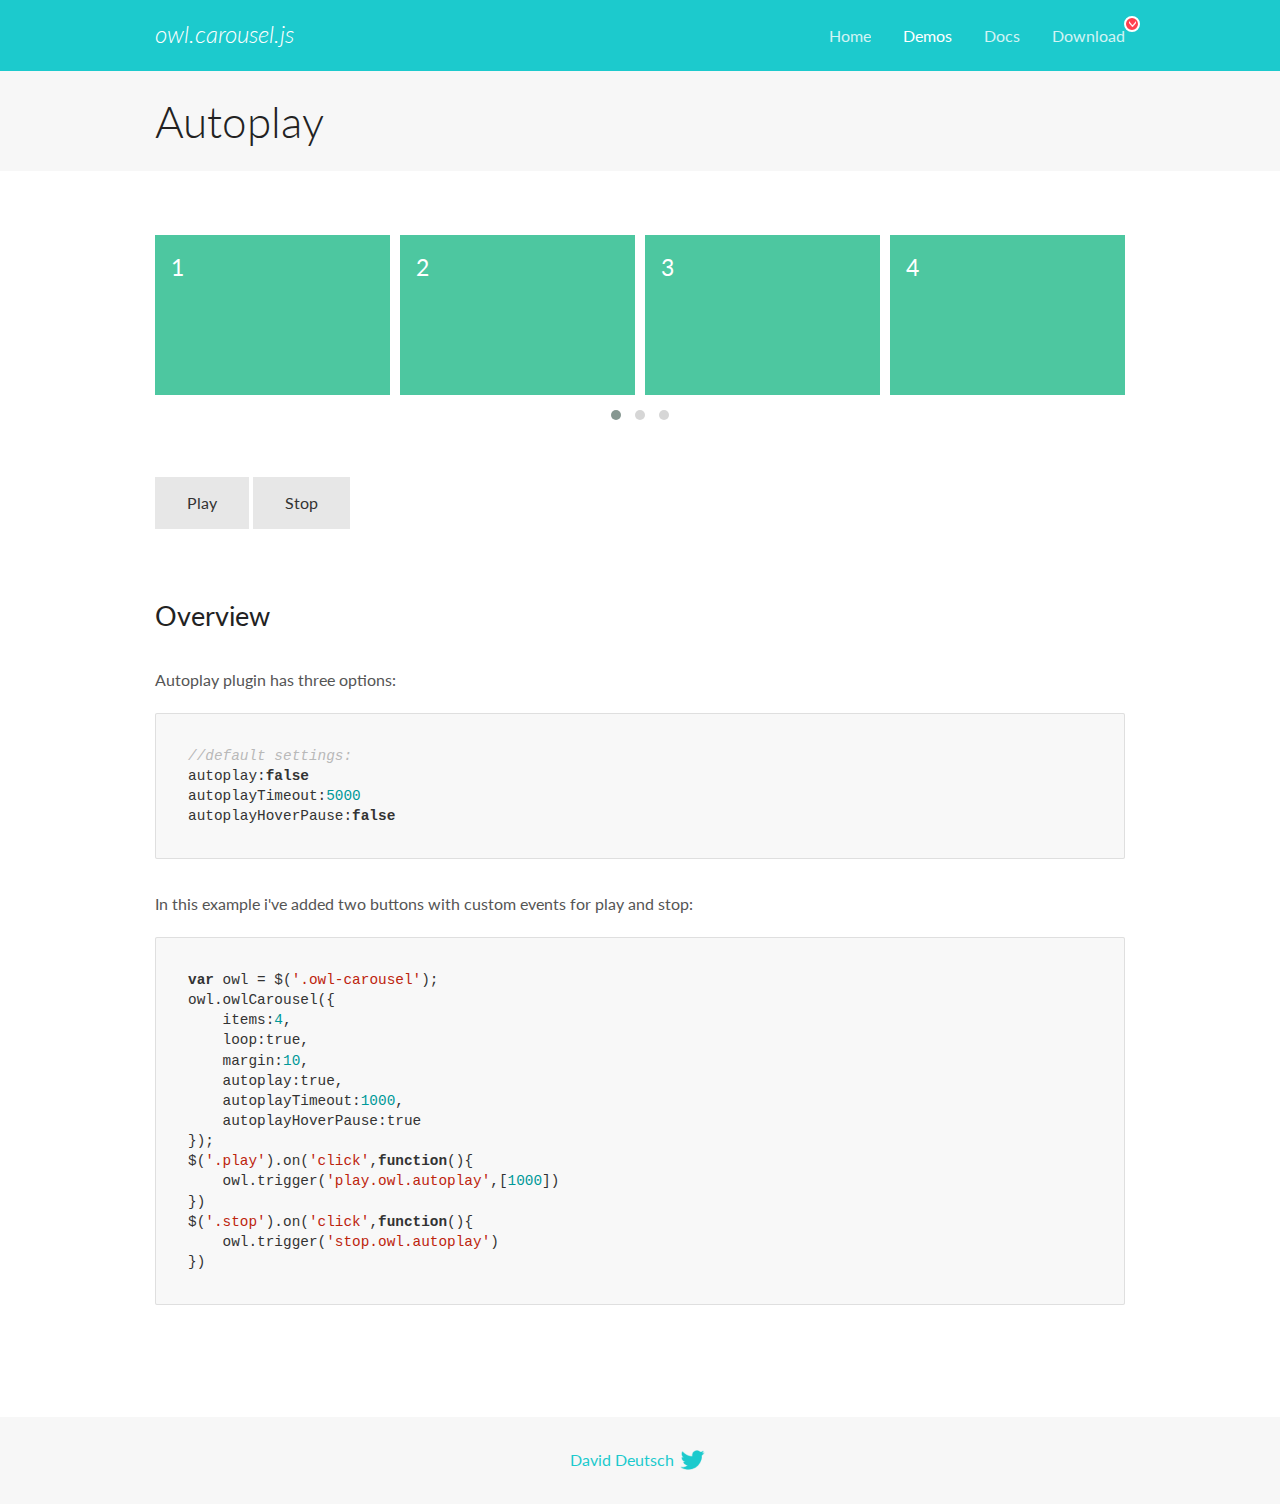
<file: OwlCarousel2-2.3.4/docs/demos/autoplay.html>
<!DOCTYPE html>
<html lang="en">
  <head>

    <!-- head -->
    <meta charset="utf-8">
    <meta name="msapplication-tap-highlight" content="no" />
    <meta name="viewport" content="width=device-width, initial-scale=1.0" />
    <meta name="description" content="Autoplay usage demo">
    <meta name="author" content="David Deutsch">
    <title>
      Autoplay Demo | Owl Carousel | 2.3.4
    </title>

    <!-- Stylesheets -->
    <link href='https://fonts.googleapis.com/css?family=Lato:300,400,700,400italic,300italic' rel='stylesheet' type='text/css'>
    <link rel="stylesheet" href="../assets/css/docs.theme.min.css">

    <!-- Owl Stylesheets -->
    <link rel="stylesheet" href="../assets/owlcarousel/assets/owl.carousel.min.css">
    <link rel="stylesheet" href="../assets/owlcarousel/assets/owl.theme.default.min.css">

    <!-- HTML5 shim and Respond.js IE8 support of HTML5 elements and media queries -->

    <!--[if lt IE 9]>
      <script src="https://oss.maxcdn.com/libs/html5shiv/3.7.0/html5shiv.js"></script>
      <script src="https://oss.maxcdn.com/libs/respond.js/1.3.0/respond.min.js"></script>
    <![endif]-->

    <!-- Favicons -->
    <link rel="apple-touch-icon-precomposed" sizes="144x144" href="../assets/ico/apple-touch-icon-144-precomposed.png">
    <link rel="shortcut icon" href="../assets/ico/favicon.png">
    <link rel="shortcut icon" href="favicon.ico">

    <!-- Yeah i know js should not be in header. Its required for demos.-->

    <!-- javascript -->
    <script src="../assets/vendors/jquery.min.js"></script>
    <script src="../assets/owlcarousel/owl.carousel.js"></script>
  </head>
  <body>

    <!-- header -->
    <header class="header">
      <div class="row">
        <div class="large-12 columns">
          <div class="brand left">
            <h3>
              <a href="/OwlCarousel2/">owl.carousel.js</a> 
            </h3>
          </div>
          <a id="toggle-nav" class="right">
            <span></span> <span></span> <span></span> 
          </a> 
          <div class="nav-bar">
            <ul class="clearfix">
              <li> <a href="/OwlCarousel2/index.html">Home</a>  </li>
              <li class="active">
                <a href="/OwlCarousel2/demos/demos.html">Demos</a> 
              </li>
              <li> <a href="/OwlCarousel2/docs/started-welcome.html">Docs</a>  </li>
              <li>
                <a href="https://github.com/OwlCarousel2/OwlCarousel2/archive/2.3.4.zip">Download</a> 
                <span class="download"></span> 
              </li>
            </ul>
          </div>
        </div>
      </div>
    </header>

    <!-- title -->
    <section class="title">
      <div class="row">
        <div class="large-12 columns">
          <h1>Autoplay</h1>
        </div>
      </div>
    </section>

    <!--  Demos -->
    <section id="demos">
      <div class="row">
        <div class="large-12 columns">
          <div class="owl-carousel owl-theme">
            <div class="item">
              <h4>1</h4>
            </div>
            <div class="item">
              <h4>2</h4>
            </div>
            <div class="item">
              <h4>3</h4>
            </div>
            <div class="item">
              <h4>4</h4>
            </div>
            <div class="item">
              <h4>5</h4>
            </div>
            <div class="item">
              <h4>6</h4>
            </div>
            <div class="item">
              <h4>7</h4>
            </div>
            <div class="item">
              <h4>8</h4>
            </div>
            <div class="item">
              <h4>9</h4>
            </div>
            <div class="item">
              <h4>10</h4>
            </div>
            <div class="item">
              <h4>11</h4>
            </div>
            <div class="item">
              <h4>12</h4>
            </div>
          </div>
          <a class="button secondary play">Play</a> 
          <a class="button secondary stop">Stop</a> 
          <h3 id="overview">Overview</h3>
          <p>Autoplay plugin has three options:</p>
          <pre><code>//default settings:
autoplay:false
autoplayTimeout:5000
autoplayHoverPause:false</code></pre>
          <p>In this example i&#39;ve added two buttons with custom events for play and stop:</p>
          <pre><code>var owl = $(&#39;.owl-carousel&#39;);
owl.owlCarousel({
    items:4,
    loop:true,
    margin:10,
    autoplay:true,
    autoplayTimeout:1000,
    autoplayHoverPause:true
});
$(&#39;.play&#39;).on(&#39;click&#39;,function(){
    owl.trigger(&#39;play.owl.autoplay&#39;,[1000])
})
$(&#39;.stop&#39;).on(&#39;click&#39;,function(){
    owl.trigger(&#39;stop.owl.autoplay&#39;)
})</code></pre>
          <script>
            $(document).ready(function() {
              var owl = $('.owl-carousel');
              owl.owlCarousel({
                items: 4,
                loop: true,
                margin: 10,
                autoplay: true,
                autoplayTimeout: 1000,
                autoplayHoverPause: true
              });
              $('.play').on('click', function() {
                owl.trigger('play.owl.autoplay', [1000])
              })
              $('.stop').on('click', function() {
                owl.trigger('stop.owl.autoplay')
              })
            })
          </script>
        </div>
      </div>
    </section>

    <!-- footer -->
    <footer class="footer">
      <div class="row">
        <div class="large-12 columns">
          <h5>
            <a href="/OwlCarousel2/docs/support-contact.html">David Deutsch</a> 
            <a id="custom-tweet-button" href="https://twitter.com/share?url=https://github.com/OwlCarousel2/OwlCarousel2&text=Owl Carousel - This is so awesome! " target="_blank"></a> 
          </h5>
        </div>
      </div>
    </footer>

    <!-- vendors -->
    <script src="../assets/vendors/highlight.js"></script>
    <script src="../assets/js/app.js"></script>
  </body>
</html>
</file>
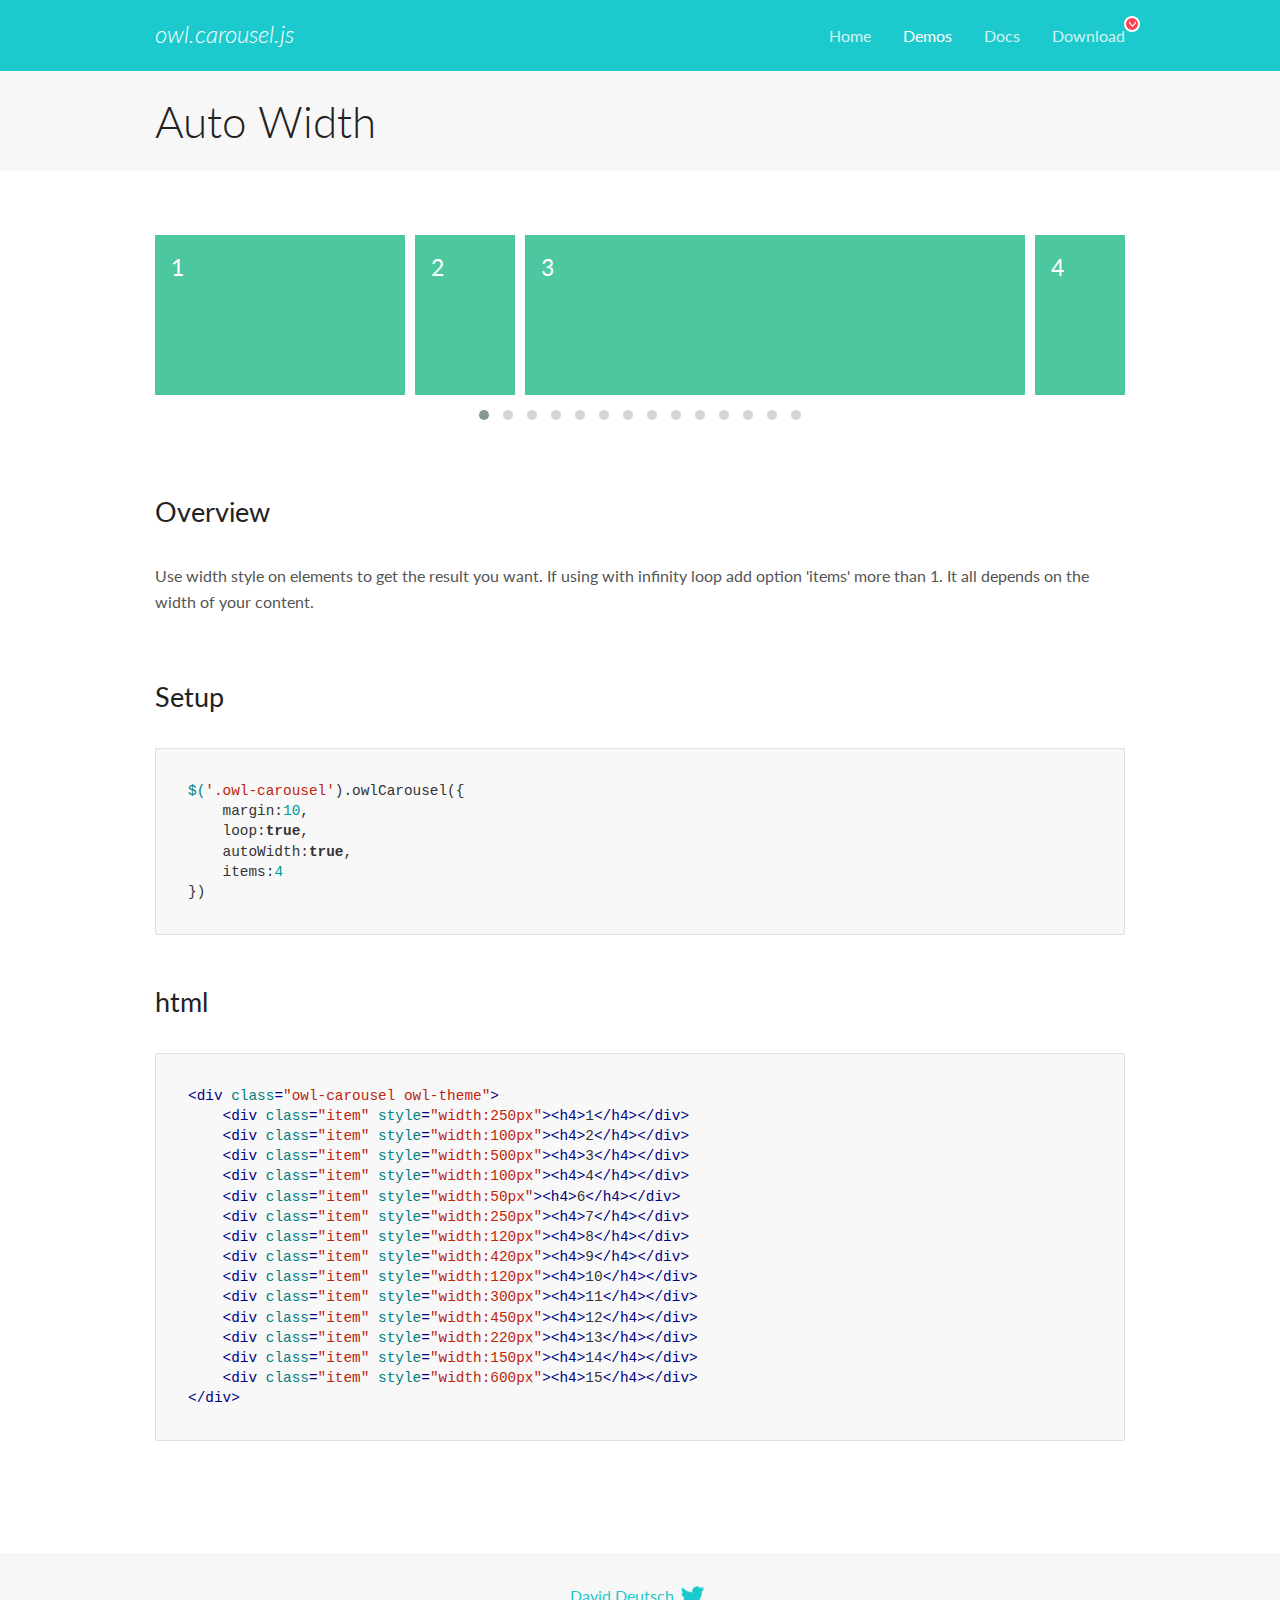
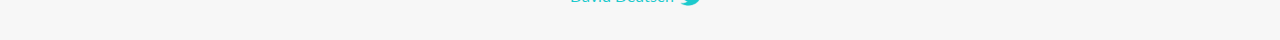
<file: OwlCarousel2-2.3.4/docs/demos/autowidth.html>
<!DOCTYPE html>
<html lang="en">
  <head>

    <!-- head -->
    <meta charset="utf-8">
    <meta name="msapplication-tap-highlight" content="no" />
    <meta name="viewport" content="width=device-width, initial-scale=1.0" />
    <meta name="description" content="Auto Width">
    <meta name="author" content="David Deutsch">
    <title>
      Auto Width Demo | Owl Carousel | 2.3.4
    </title>

    <!-- Stylesheets -->
    <link href='https://fonts.googleapis.com/css?family=Lato:300,400,700,400italic,300italic' rel='stylesheet' type='text/css'>
    <link rel="stylesheet" href="../assets/css/docs.theme.min.css">

    <!-- Owl Stylesheets -->
    <link rel="stylesheet" href="../assets/owlcarousel/assets/owl.carousel.min.css">
    <link rel="stylesheet" href="../assets/owlcarousel/assets/owl.theme.default.min.css">

    <!-- HTML5 shim and Respond.js IE8 support of HTML5 elements and media queries -->

    <!--[if lt IE 9]>
      <script src="https://oss.maxcdn.com/libs/html5shiv/3.7.0/html5shiv.js"></script>
      <script src="https://oss.maxcdn.com/libs/respond.js/1.3.0/respond.min.js"></script>
    <![endif]-->

    <!-- Favicons -->
    <link rel="apple-touch-icon-precomposed" sizes="144x144" href="../assets/ico/apple-touch-icon-144-precomposed.png">
    <link rel="shortcut icon" href="../assets/ico/favicon.png">
    <link rel="shortcut icon" href="favicon.ico">

    <!-- Yeah i know js should not be in header. Its required for demos.-->

    <!-- javascript -->
    <script src="../assets/vendors/jquery.min.js"></script>
    <script src="../assets/owlcarousel/owl.carousel.js"></script>
  </head>
  <body>

    <!-- header -->
    <header class="header">
      <div class="row">
        <div class="large-12 columns">
          <div class="brand left">
            <h3>
              <a href="/OwlCarousel2/">owl.carousel.js</a> 
            </h3>
          </div>
          <a id="toggle-nav" class="right">
            <span></span> <span></span> <span></span> 
          </a> 
          <div class="nav-bar">
            <ul class="clearfix">
              <li> <a href="/OwlCarousel2/index.html">Home</a>  </li>
              <li class="active">
                <a href="/OwlCarousel2/demos/demos.html">Demos</a> 
              </li>
              <li> <a href="/OwlCarousel2/docs/started-welcome.html">Docs</a>  </li>
              <li>
                <a href="https://github.com/OwlCarousel2/OwlCarousel2/archive/2.3.4.zip">Download</a> 
                <span class="download"></span> 
              </li>
            </ul>
          </div>
        </div>
      </div>
    </header>

    <!-- title -->
    <section class="title">
      <div class="row">
        <div class="large-12 columns">
          <h1>Auto Width</h1>
        </div>
      </div>
    </section>

    <!--  Demos -->
    <section id="demos">
      <div class="row">
        <div class="large-12 columns">
          <div class="owl-carousel owl-theme">
            <div class="item" style="width:250px">
              <h4>1</h4>
            </div>
            <div class="item" style="width:100px">
              <h4>2</h4>
            </div>
            <div class="item" style="width:500px">
              <h4>3</h4>
            </div>
            <div class="item" style="width:100px">
              <h4>4</h4>
            </div>
            <div class="item" style="width:50px">
              <h4>6</h4>
            </div>
            <div class="item" style="width:250px">
              <h4>7</h4>
            </div>
            <div class="item" style="width:120px">
              <h4>8</h4>
            </div>
            <div class="item" style="width:420px">
              <h4>9</h4>
            </div>
            <div class="item" style="width:120px">
              <h4>10</h4>
            </div>
            <div class="item" style="width:300px">
              <h4>11</h4>
            </div>
            <div class="item" style="width:450px">
              <h4>12</h4>
            </div>
            <div class="item" style="width:220px">
              <h4>13</h4>
            </div>
            <div class="item" style="width:150px">
              <h4>14</h4>
            </div>
            <div class="item" style="width:600px">
              <h4>15</h4>
            </div>
          </div>
          <h3 id="overview">Overview</h3>
          <p>Use width style on elements to get the result you want. If using with infinity loop add option &#39;items&#39; more than 1. It all depends on the width of your content.</p>
          <h3 id="setup">Setup</h3>
          <pre><code>$(&#39;.owl-carousel&#39;).owlCarousel({
    margin:10,
    loop:true,
    autoWidth:true,
    items:4
})</code></pre>
          <h3 id="html">html</h3>
          <pre><code>&lt;div class=&quot;owl-carousel owl-theme&quot;&gt;
    &lt;div class=&quot;item&quot; style=&quot;width:250px&quot;&gt;&lt;h4&gt;1&lt;/h4&gt;&lt;/div&gt;
    &lt;div class=&quot;item&quot; style=&quot;width:100px&quot;&gt;&lt;h4&gt;2&lt;/h4&gt;&lt;/div&gt;
    &lt;div class=&quot;item&quot; style=&quot;width:500px&quot;&gt;&lt;h4&gt;3&lt;/h4&gt;&lt;/div&gt;
    &lt;div class=&quot;item&quot; style=&quot;width:100px&quot;&gt;&lt;h4&gt;4&lt;/h4&gt;&lt;/div&gt;
    &lt;div class=&quot;item&quot; style=&quot;width:50px&quot;&gt;&lt;h4&gt;6&lt;/h4&gt;&lt;/div&gt;
    &lt;div class=&quot;item&quot; style=&quot;width:250px&quot;&gt;&lt;h4&gt;7&lt;/h4&gt;&lt;/div&gt;
    &lt;div class=&quot;item&quot; style=&quot;width:120px&quot;&gt;&lt;h4&gt;8&lt;/h4&gt;&lt;/div&gt;
    &lt;div class=&quot;item&quot; style=&quot;width:420px&quot;&gt;&lt;h4&gt;9&lt;/h4&gt;&lt;/div&gt;
    &lt;div class=&quot;item&quot; style=&quot;width:120px&quot;&gt;&lt;h4&gt;10&lt;/h4&gt;&lt;/div&gt;
    &lt;div class=&quot;item&quot; style=&quot;width:300px&quot;&gt;&lt;h4&gt;11&lt;/h4&gt;&lt;/div&gt;
    &lt;div class=&quot;item&quot; style=&quot;width:450px&quot;&gt;&lt;h4&gt;12&lt;/h4&gt;&lt;/div&gt;
    &lt;div class=&quot;item&quot; style=&quot;width:220px&quot;&gt;&lt;h4&gt;13&lt;/h4&gt;&lt;/div&gt;
    &lt;div class=&quot;item&quot; style=&quot;width:150px&quot;&gt;&lt;h4&gt;14&lt;/h4&gt;&lt;/div&gt;
    &lt;div class=&quot;item&quot; style=&quot;width:600px&quot;&gt;&lt;h4&gt;15&lt;/h4&gt;&lt;/div&gt;
&lt;/div&gt;</code></pre>
          <script>
            $(document).ready(function() {
              $('.owl-carousel').owlCarousel({
                margin: 10,
                loop: true,
                autoWidth: true,
                items: 4
              })
            })
          </script>
        </div>
      </div>
    </section>

    <!-- footer -->
    <footer class="footer">
      <div class="row">
        <div class="large-12 columns">
          <h5>
            <a href="/OwlCarousel2/docs/support-contact.html">David Deutsch</a> 
            <a id="custom-tweet-button" href="https://twitter.com/share?url=https://github.com/OwlCarousel2/OwlCarousel2&text=Owl Carousel - This is so awesome! " target="_blank"></a> 
          </h5>
        </div>
      </div>
    </footer>

    <!-- vendors -->
    <script src="../assets/vendors/highlight.js"></script>
    <script src="../assets/js/app.js"></script>
  </body>
</html>
</file>
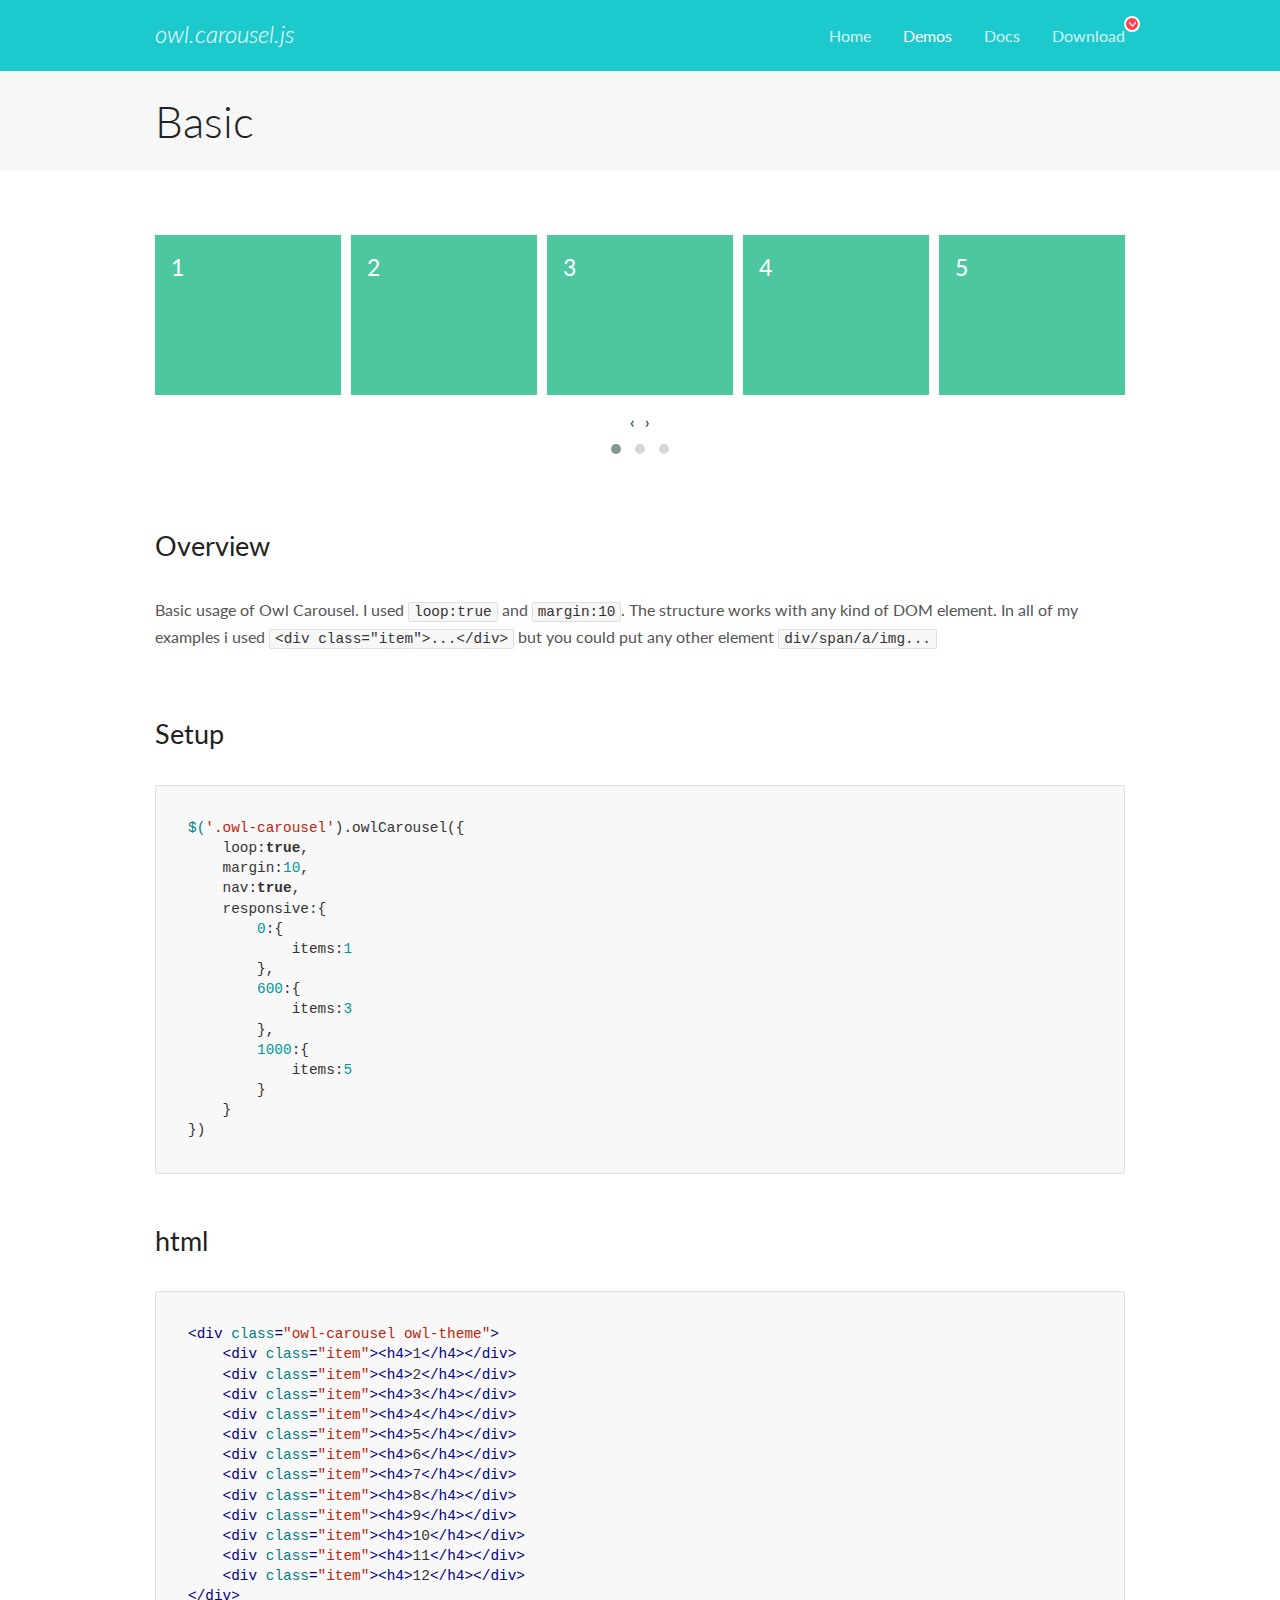
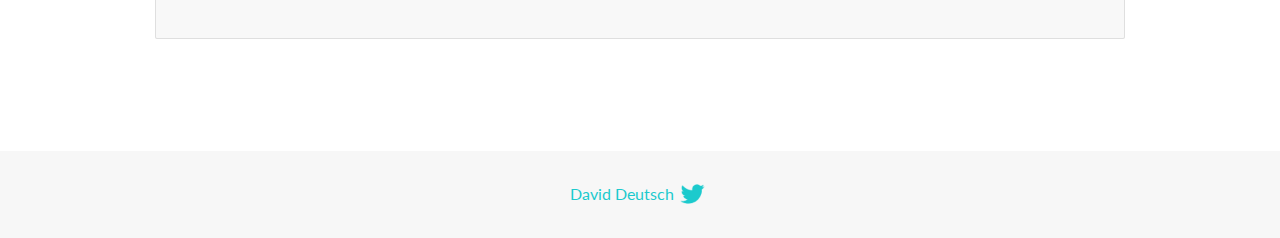
<file: OwlCarousel2-2.3.4/docs/demos/basic.html>
<!DOCTYPE html>
<html lang="en">
  <head>

    <!-- head -->
    <meta charset="utf-8">
    <meta name="msapplication-tap-highlight" content="no" />
    <meta name="viewport" content="width=device-width, initial-scale=1.0" />
    <meta name="description" content="Basic usage demo">
    <meta name="author" content="David Deutsch">
    <title>
      Basic Demo | Owl Carousel | 2.3.4
    </title>

    <!-- Stylesheets -->
    <link href='https://fonts.googleapis.com/css?family=Lato:300,400,700,400italic,300italic' rel='stylesheet' type='text/css'>
    <link rel="stylesheet" href="../assets/css/docs.theme.min.css">

    <!-- Owl Stylesheets -->
    <link rel="stylesheet" href="../assets/owlcarousel/assets/owl.carousel.min.css">
    <link rel="stylesheet" href="../assets/owlcarousel/assets/owl.theme.default.min.css">

    <!-- HTML5 shim and Respond.js IE8 support of HTML5 elements and media queries -->

    <!--[if lt IE 9]>
      <script src="https://oss.maxcdn.com/libs/html5shiv/3.7.0/html5shiv.js"></script>
      <script src="https://oss.maxcdn.com/libs/respond.js/1.3.0/respond.min.js"></script>
    <![endif]-->

    <!-- Favicons -->
    <link rel="apple-touch-icon-precomposed" sizes="144x144" href="../assets/ico/apple-touch-icon-144-precomposed.png">
    <link rel="shortcut icon" href="../assets/ico/favicon.png">
    <link rel="shortcut icon" href="favicon.ico">

    <!-- Yeah i know js should not be in header. Its required for demos.-->

    <!-- javascript -->
    <script src="../assets/vendors/jquery.min.js"></script>
    <script src="../assets/owlcarousel/owl.carousel.js"></script>
  </head>
  <body>

    <!-- header -->
    <header class="header">
      <div class="row">
        <div class="large-12 columns">
          <div class="brand left">
            <h3>
              <a href="/OwlCarousel2/">owl.carousel.js</a> 
            </h3>
          </div>
          <a id="toggle-nav" class="right">
            <span></span> <span></span> <span></span> 
          </a> 
          <div class="nav-bar">
            <ul class="clearfix">
              <li> <a href="/OwlCarousel2/index.html">Home</a>  </li>
              <li class="active">
                <a href="/OwlCarousel2/demos/demos.html">Demos</a> 
              </li>
              <li> <a href="/OwlCarousel2/docs/started-welcome.html">Docs</a>  </li>
              <li>
                <a href="https://github.com/OwlCarousel2/OwlCarousel2/archive/2.3.4.zip">Download</a> 
                <span class="download"></span> 
              </li>
            </ul>
          </div>
        </div>
      </div>
    </header>

    <!-- title -->
    <section class="title">
      <div class="row">
        <div class="large-12 columns">
          <h1>Basic</h1>
        </div>
      </div>
    </section>

    <!--  Demos -->
    <section id="demos">
      <div class="row">
        <div class="large-12 columns">
          <div class="owl-carousel owl-theme">
            <div class="item">
              <h4>1</h4>
            </div>
            <div class="item">
              <h4>2</h4>
            </div>
            <div class="item">
              <h4>3</h4>
            </div>
            <div class="item">
              <h4>4</h4>
            </div>
            <div class="item">
              <h4>5</h4>
            </div>
            <div class="item">
              <h4>6</h4>
            </div>
            <div class="item">
              <h4>7</h4>
            </div>
            <div class="item">
              <h4>8</h4>
            </div>
            <div class="item">
              <h4>9</h4>
            </div>
            <div class="item">
              <h4>10</h4>
            </div>
            <div class="item">
              <h4>11</h4>
            </div>
            <div class="item">
              <h4>12</h4>
            </div>
          </div>
          <h3 id="overview">Overview</h3>
          <p>Basic usage of Owl Carousel. I used <code>loop:true</code> and <code>margin:10</code>. The structure works with any kind of DOM element. In all of my examples i used <code>&lt;div class=&quot;item&quot;&gt;...&lt;/div&gt;</code> but you could
            put any other element <code>div/span/a/img...</code></p>
          <h3 id="setup">Setup</h3>
          <pre><code>$(&#39;.owl-carousel&#39;).owlCarousel({
    loop:true,
    margin:10,
    nav:true,
    responsive:{
        0:{
            items:1
        },
        600:{
            items:3
        },
        1000:{
            items:5
        }
    }
})</code></pre>
          <h3 id="html">html</h3>
          <pre><code>&lt;div class=&quot;owl-carousel owl-theme&quot;&gt;
    &lt;div class=&quot;item&quot;&gt;&lt;h4&gt;1&lt;/h4&gt;&lt;/div&gt;
    &lt;div class=&quot;item&quot;&gt;&lt;h4&gt;2&lt;/h4&gt;&lt;/div&gt;
    &lt;div class=&quot;item&quot;&gt;&lt;h4&gt;3&lt;/h4&gt;&lt;/div&gt;
    &lt;div class=&quot;item&quot;&gt;&lt;h4&gt;4&lt;/h4&gt;&lt;/div&gt;
    &lt;div class=&quot;item&quot;&gt;&lt;h4&gt;5&lt;/h4&gt;&lt;/div&gt;
    &lt;div class=&quot;item&quot;&gt;&lt;h4&gt;6&lt;/h4&gt;&lt;/div&gt;
    &lt;div class=&quot;item&quot;&gt;&lt;h4&gt;7&lt;/h4&gt;&lt;/div&gt;
    &lt;div class=&quot;item&quot;&gt;&lt;h4&gt;8&lt;/h4&gt;&lt;/div&gt;
    &lt;div class=&quot;item&quot;&gt;&lt;h4&gt;9&lt;/h4&gt;&lt;/div&gt;
    &lt;div class=&quot;item&quot;&gt;&lt;h4&gt;10&lt;/h4&gt;&lt;/div&gt;
    &lt;div class=&quot;item&quot;&gt;&lt;h4&gt;11&lt;/h4&gt;&lt;/div&gt;
    &lt;div class=&quot;item&quot;&gt;&lt;h4&gt;12&lt;/h4&gt;&lt;/div&gt;
&lt;/div&gt;</code></pre>
          <script>
            $(document).ready(function() {
              var owl = $('.owl-carousel');
              owl.owlCarousel({
                margin: 10,
                nav: true,
                loop: true,
                responsive: {
                  0: {
                    items: 1
                  },
                  600: {
                    items: 3
                  },
                  1000: {
                    items: 5
                  }
                }
              })
            })
          </script>
        </div>
      </div>
    </section>

    <!-- footer -->
    <footer class="footer">
      <div class="row">
        <div class="large-12 columns">
          <h5>
            <a href="/OwlCarousel2/docs/support-contact.html">David Deutsch</a> 
            <a id="custom-tweet-button" href="https://twitter.com/share?url=https://github.com/OwlCarousel2/OwlCarousel2&text=Owl Carousel - This is so awesome! " target="_blank"></a> 
          </h5>
        </div>
      </div>
    </footer>

    <!-- vendors -->
    <script src="../assets/vendors/highlight.js"></script>
    <script src="../assets/js/app.js"></script>
  </body>
</html>
</file>
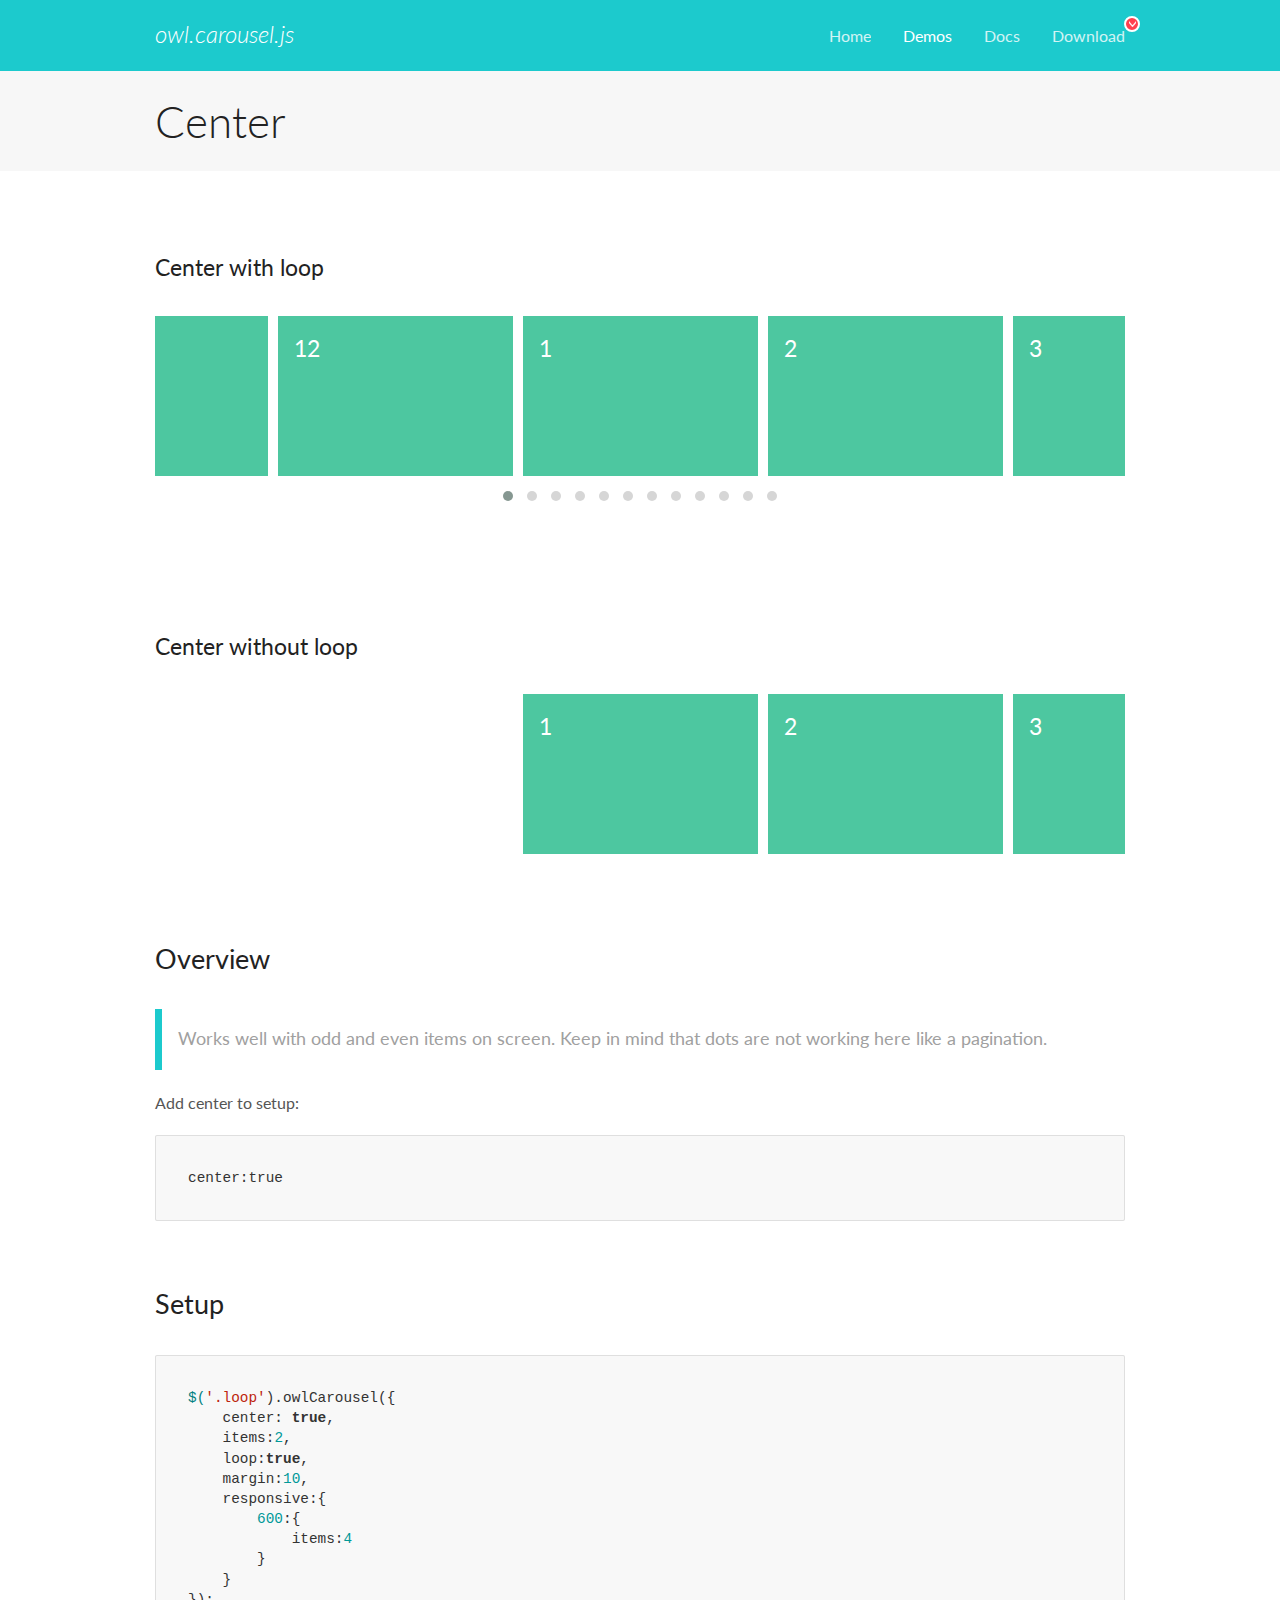
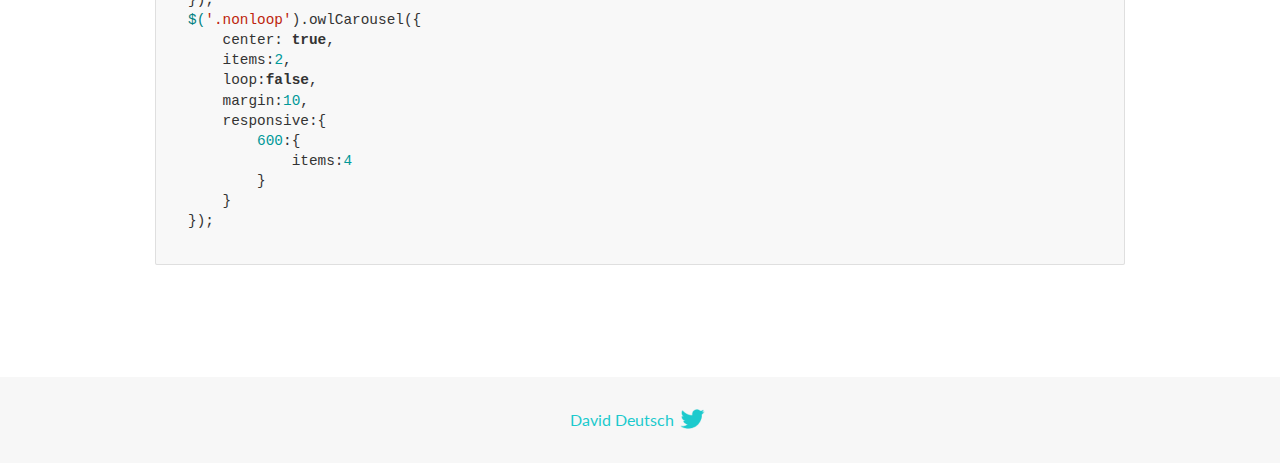
<file: OwlCarousel2-2.3.4/docs/demos/center.html>
<!DOCTYPE html>
<html lang="en">
  <head>

    <!-- head -->
    <meta charset="utf-8">
    <meta name="msapplication-tap-highlight" content="no" />
    <meta name="viewport" content="width=device-width, initial-scale=1.0" />
    <meta name="description" content="Center carousel">
    <meta name="author" content="David Deutsch">
    <title>
      Center Demo | Owl Carousel | 2.3.4
    </title>

    <!-- Stylesheets -->
    <link href='https://fonts.googleapis.com/css?family=Lato:300,400,700,400italic,300italic' rel='stylesheet' type='text/css'>
    <link rel="stylesheet" href="../assets/css/docs.theme.min.css">

    <!-- Owl Stylesheets -->
    <link rel="stylesheet" href="../assets/owlcarousel/assets/owl.carousel.min.css">
    <link rel="stylesheet" href="../assets/owlcarousel/assets/owl.theme.default.min.css">

    <!-- HTML5 shim and Respond.js IE8 support of HTML5 elements and media queries -->

    <!--[if lt IE 9]>
      <script src="https://oss.maxcdn.com/libs/html5shiv/3.7.0/html5shiv.js"></script>
      <script src="https://oss.maxcdn.com/libs/respond.js/1.3.0/respond.min.js"></script>
    <![endif]-->

    <!-- Favicons -->
    <link rel="apple-touch-icon-precomposed" sizes="144x144" href="../assets/ico/apple-touch-icon-144-precomposed.png">
    <link rel="shortcut icon" href="../assets/ico/favicon.png">
    <link rel="shortcut icon" href="favicon.ico">

    <!-- Yeah i know js should not be in header. Its required for demos.-->

    <!-- javascript -->
    <script src="../assets/vendors/jquery.min.js"></script>
    <script src="../assets/owlcarousel/owl.carousel.js"></script>
  </head>
  <body>

    <!-- header -->
    <header class="header">
      <div class="row">
        <div class="large-12 columns">
          <div class="brand left">
            <h3>
              <a href="/OwlCarousel2/">owl.carousel.js</a> 
            </h3>
          </div>
          <a id="toggle-nav" class="right">
            <span></span> <span></span> <span></span> 
          </a> 
          <div class="nav-bar">
            <ul class="clearfix">
              <li> <a href="/OwlCarousel2/index.html">Home</a>  </li>
              <li class="active">
                <a href="/OwlCarousel2/demos/demos.html">Demos</a> 
              </li>
              <li> <a href="/OwlCarousel2/docs/started-welcome.html">Docs</a>  </li>
              <li>
                <a href="https://github.com/OwlCarousel2/OwlCarousel2/archive/2.3.4.zip">Download</a> 
                <span class="download"></span> 
              </li>
            </ul>
          </div>
        </div>
      </div>
    </header>

    <!-- title -->
    <section class="title">
      <div class="row">
        <div class="large-12 columns">
          <h1>Center</h1>
        </div>
      </div>
    </section>

    <!--  Demos -->
    <section id="demos">
      <div class="row">
        <div class="large-12 columns">
          <h4 id="center-with-loop">Center with loop</h4>
          <div class="loop owl-carousel owl-theme">
            <div class="item">
              <h4>1</h4>
            </div>
            <div class="item">
              <h4>2</h4>
            </div>
            <div class="item">
              <h4>3</h4>
            </div>
            <div class="item">
              <h4>4</h4>
            </div>
            <div class="item">
              <h4>5</h4>
            </div>
            <div class="item">
              <h4>6</h4>
            </div>
            <div class="item">
              <h4>7</h4>
            </div>
            <div class="item">
              <h4>8</h4>
            </div>
            <div class="item">
              <h4>9</h4>
            </div>
            <div class="item">
              <h4>10</h4>
            </div>
            <div class="item">
              <h4>11</h4>
            </div>
            <div class="item">
              <h4>12</h4>
            </div>
          </div>
          <br>
          <h4 id="center-without-loop">Center without loop</h4>
          <div class="nonloop owl-carousel">
            <div class="item">
              <h4>1</h4>
            </div>
            <div class="item">
              <h4>2</h4>
            </div>
            <div class="item">
              <h4>3</h4>
            </div>
            <div class="item">
              <h4>4</h4>
            </div>
            <div class="item">
              <h4>5</h4>
            </div>
            <div class="item">
              <h4>6</h4>
            </div>
            <div class="item">
              <h4>7</h4>
            </div>
            <div class="item">
              <h4>8</h4>
            </div>
            <div class="item">
              <h4>9</h4>
            </div>
            <div class="item">
              <h4>10</h4>
            </div>
            <div class="item">
              <h4>11</h4>
            </div>
            <div class="item">
              <h4>12</h4>
            </div>
          </div>
          <h3 id="overview">Overview</h3>
          <blockquote>
            <p>Works well with odd and even items on screen. Keep in mind that dots are not working here like a pagination.</p>
          </blockquote>
          <p>Add center to setup:</p>
          <pre><code>center:true</code></pre>
          <h3 id="setup">Setup</h3>
          <pre><code>$(&#39;.loop&#39;).owlCarousel({
    center: true,
    items:2,
    loop:true,
    margin:10,
    responsive:{
        600:{
            items:4
        }
    }
});
$(&#39;.nonloop&#39;).owlCarousel({
    center: true,
    items:2,
    loop:false,
    margin:10,
    responsive:{
        600:{
            items:4
        }
    }
});</code></pre>
          <script>
            jQuery(document).ready(function($) {
              $('.loop').owlCarousel({
                center: true,
                items: 2,
                loop: true,
                margin: 10,
                responsive: {
                  600: {
                    items: 4
                  }
                }
              });
              $('.nonloop').owlCarousel({
                center: true,
                items: 2,
                loop: false,
                margin: 10,
                responsive: {
                  600: {
                    items: 4
                  }
                }
              });
            });
          </script>
        </div>
      </div>
    </section>

    <!-- footer -->
    <footer class="footer">
      <div class="row">
        <div class="large-12 columns">
          <h5>
            <a href="/OwlCarousel2/docs/support-contact.html">David Deutsch</a> 
            <a id="custom-tweet-button" href="https://twitter.com/share?url=https://github.com/OwlCarousel2/OwlCarousel2&text=Owl Carousel - This is so awesome! " target="_blank"></a> 
          </h5>
        </div>
      </div>
    </footer>

    <!-- vendors -->
    <script src="../assets/vendors/highlight.js"></script>
    <script src="../assets/js/app.js"></script>
  </body>
</html>
</file>
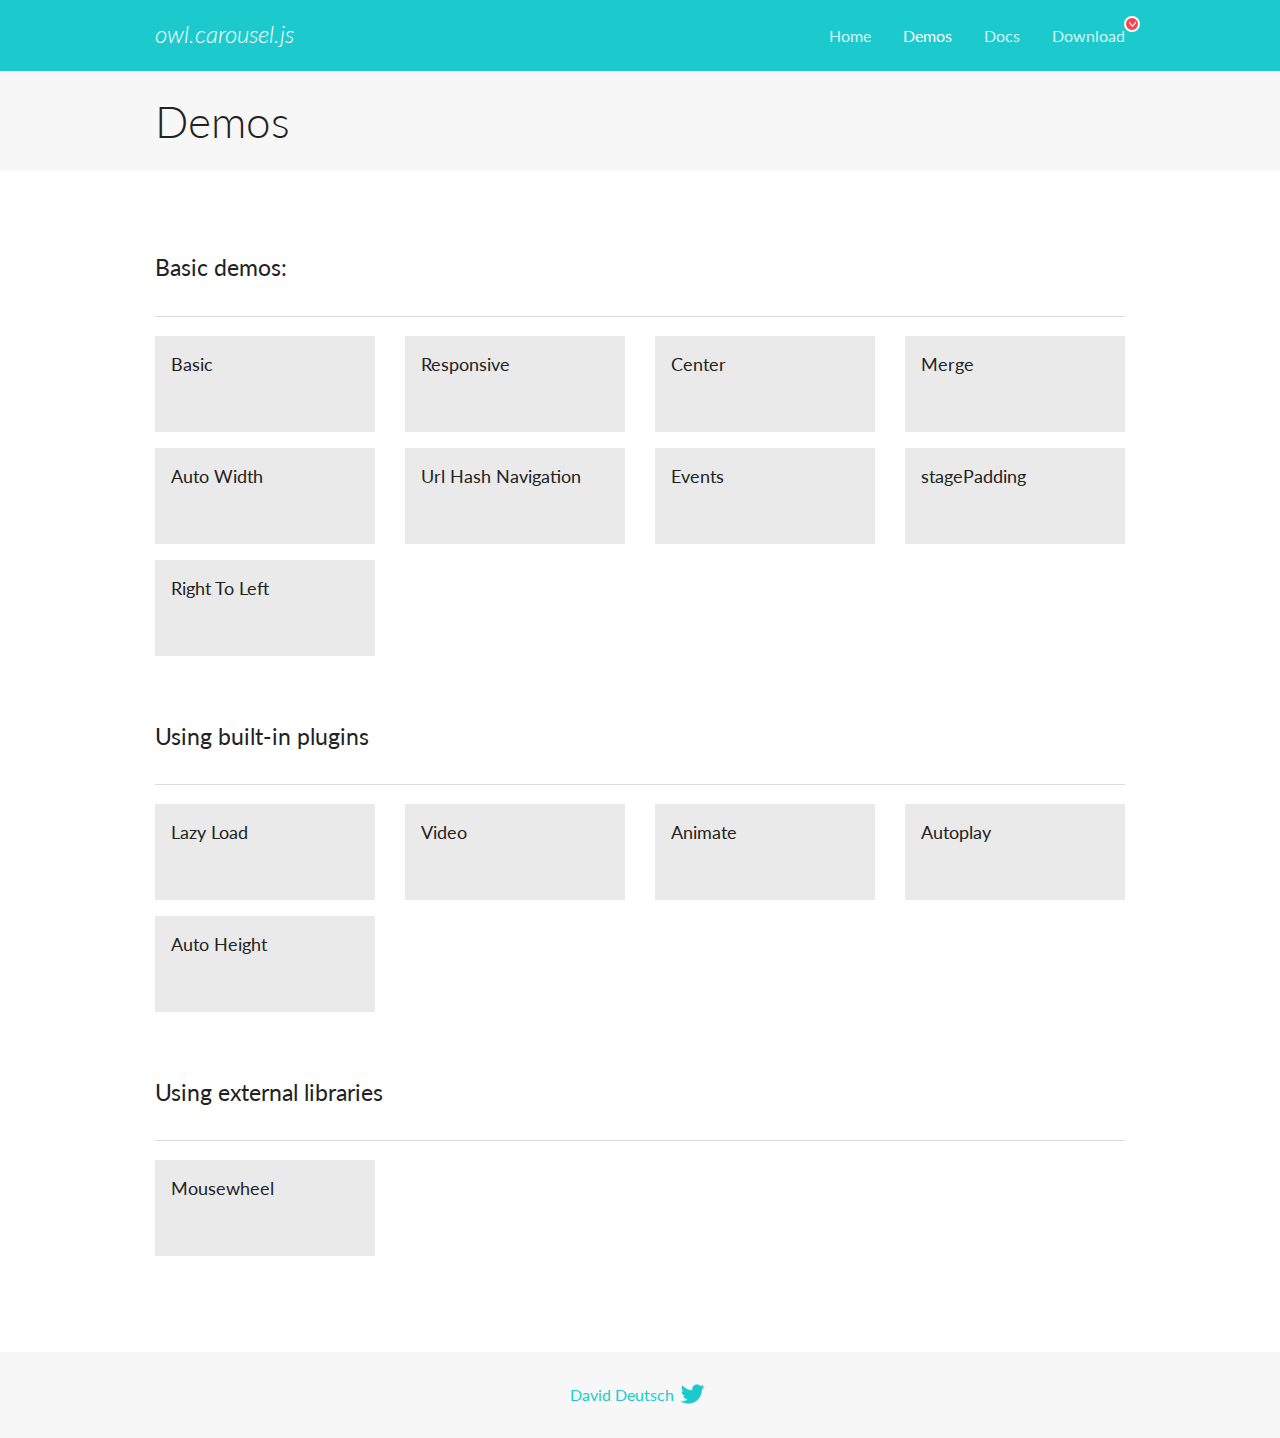
<file: OwlCarousel2-2.3.4/docs/demos/demos.html>
<!DOCTYPE html>
<html lang="en">
  <head>

    <!-- head -->
    <meta charset="utf-8">
    <meta name="msapplication-tap-highlight" content="no" />
    <meta name="viewport" content="width=device-width, initial-scale=1.0" />
    <meta name="description" content="A list of Owl Carousel examples.">
    <meta name="author" content="David Deutsch">
    <title>
      Demos | Owl Carousel | 2.3.4
    </title>

    <!-- Stylesheets -->
    <link href='https://fonts.googleapis.com/css?family=Lato:300,400,700,400italic,300italic' rel='stylesheet' type='text/css'>
    <link rel="stylesheet" href="../assets/css/docs.theme.min.css">

    <!-- Owl Stylesheets -->
    <link rel="stylesheet" href="../assets/owlcarousel/assets/owl.carousel.min.css">
    <link rel="stylesheet" href="../assets/owlcarousel/assets/owl.theme.default.min.css">

    <!-- HTML5 shim and Respond.js IE8 support of HTML5 elements and media queries -->

    <!--[if lt IE 9]>
      <script src="https://oss.maxcdn.com/libs/html5shiv/3.7.0/html5shiv.js"></script>
      <script src="https://oss.maxcdn.com/libs/respond.js/1.3.0/respond.min.js"></script>
    <![endif]-->

    <!-- Favicons -->
    <link rel="apple-touch-icon-precomposed" sizes="144x144" href="../assets/ico/apple-touch-icon-144-precomposed.png">
    <link rel="shortcut icon" href="../assets/ico/favicon.png">
    <link rel="shortcut icon" href="favicon.ico">

    <!-- Yeah i know js should not be in header. Its required for demos.-->

    <!-- javascript -->
    <script src="../assets/vendors/jquery.min.js"></script>
    <script src="../assets/owlcarousel/owl.carousel.js"></script>
  </head>
  <body>

    <!-- header -->
    <header class="header">
      <div class="row">
        <div class="large-12 columns">
          <div class="brand left">
            <h3>
              <a href="/OwlCarousel2/">owl.carousel.js</a> 
            </h3>
          </div>
          <a id="toggle-nav" class="right">
            <span></span> <span></span> <span></span> 
          </a> 
          <div class="nav-bar">
            <ul class="clearfix">
              <li> <a href="/OwlCarousel2/index.html">Home</a>  </li>
              <li class="active">
                <a href="/OwlCarousel2/demos/demos.html">Demos</a> 
              </li>
              <li> <a href="/OwlCarousel2/docs/started-welcome.html">Docs</a>  </li>
              <li>
                <a href="https://github.com/OwlCarousel2/OwlCarousel2/archive/2.3.4.zip">Download</a> 
                <span class="download"></span> 
              </li>
            </ul>
          </div>
        </div>
      </div>
    </header>

    <!-- title -->
    <section class="title">
      <div class="row">
        <div class="large-12 columns">
          <h1>Demos</h1>
        </div>
      </div>
    </section>

    <!--  Demos -->
    <section id="demos">
      <div class="row">
        <div class="large-12 columns">
          <h4 id="basic-demos-">Basic demos:</h4>
          <hr>
          <div class="demo-list">
            <div class="row">
              <div class="small-6 medium-4 large-3 columns">
                <a href="basic.html" class="demo-block">
                  <h5>Basic </h5>
                </a> 
              </div>
              <div class="small-6 medium-4 large-3 columns">
                <a href="responsive.html" class="demo-block">
                  <h5>Responsive </h5>
                </a> 
              </div>
              <div class="small-6 medium-4 large-3 columns">
                <a href="center.html" class="demo-block">
                  <h5>Center </h5>
                </a> 
              </div>
              <div class="small-6 medium-4 large-3 columns">
                <a href="merge.html" class="demo-block">
                  <h5>Merge </h5>
                </a> 
              </div>
              <div class="small-6 medium-4 large-3 columns">
                <a href="autowidth.html" class="demo-block">
                  <h5>Auto Width </h5>
                </a> 
              </div>
              <div class="small-6 medium-4 large-3 columns">
                <a href="urlhashnav.html" class="demo-block">
                  <h5>Url Hash Navigation </h5>
                </a> 
              </div>
              <div class="small-6 medium-4 large-3 columns">
                <a href="events.html" class="demo-block">
                  <h5>Events </h5>
                </a> 
              </div>
              <div class="small-6 medium-4 large-3 columns">
                <a href="stagepadding.html" class="demo-block">
                  <h5>stagePadding </h5>
                </a> 
              </div>
              <div class="small-6 medium-4 large-3 columns">
                <a href="rtl.html" class="demo-block">
                  <h5>Right To Left </h5>
                </a> 
              </div>
            </div>
          </div>
          <h4 id="using-built-in-plugins">Using built-in plugins</h4>
          <hr>
          <div class="demo-list">
            <div class="row">
              <div class="small-6 medium-4 large-3 columns">
                <a href="lazyLoad.html" class="demo-block">
                  <h5>Lazy Load </h5>
                </a> 
              </div>
              <div class="small-6 medium-4 large-3 columns">
                <a href="video.html" class="demo-block">
                  <h5>Video </h5>
                </a> 
              </div>
              <div class="small-6 medium-4 large-3 columns">
                <a href="animate.html" class="demo-block">
                  <h5>Animate </h5>
                </a> 
              </div>
              <div class="small-6 medium-4 large-3 columns">
                <a href="autoplay.html" class="demo-block">
                  <h5>Autoplay </h5>
                </a> 
              </div>
              <div class="small-6 medium-4 large-3 columns">
                <a href="autoheight.html" class="demo-block">
                  <h5>Auto Height </h5>
                </a> 
              </div>
            </div>
          </div>
          <h4 id="using-external-libraries">Using external libraries</h4>
          <hr>
          <div class="demo-list">
            <div class="row">
              <div class="small-6 medium-4 large-3 columns">
                <a href="mousewheel.html" class="demo-block">
                  <h5>Mousewheel </h5>
                </a> 
              </div>
            </div>
          </div>
        </div>
      </div>
    </section>

    <!-- footer -->
    <footer class="footer">
      <div class="row">
        <div class="large-12 columns">
          <h5>
            <a href="/OwlCarousel2/docs/support-contact.html">David Deutsch</a> 
            <a id="custom-tweet-button" href="https://twitter.com/share?url=https://github.com/OwlCarousel2/OwlCarousel2&text=Owl Carousel - This is so awesome! " target="_blank"></a> 
          </h5>
        </div>
      </div>
    </footer>

    <!-- vendors -->
    <script src="../assets/vendors/highlight.js"></script>
    <script src="../assets/js/app.js"></script>
  </body>
</html>
</file>
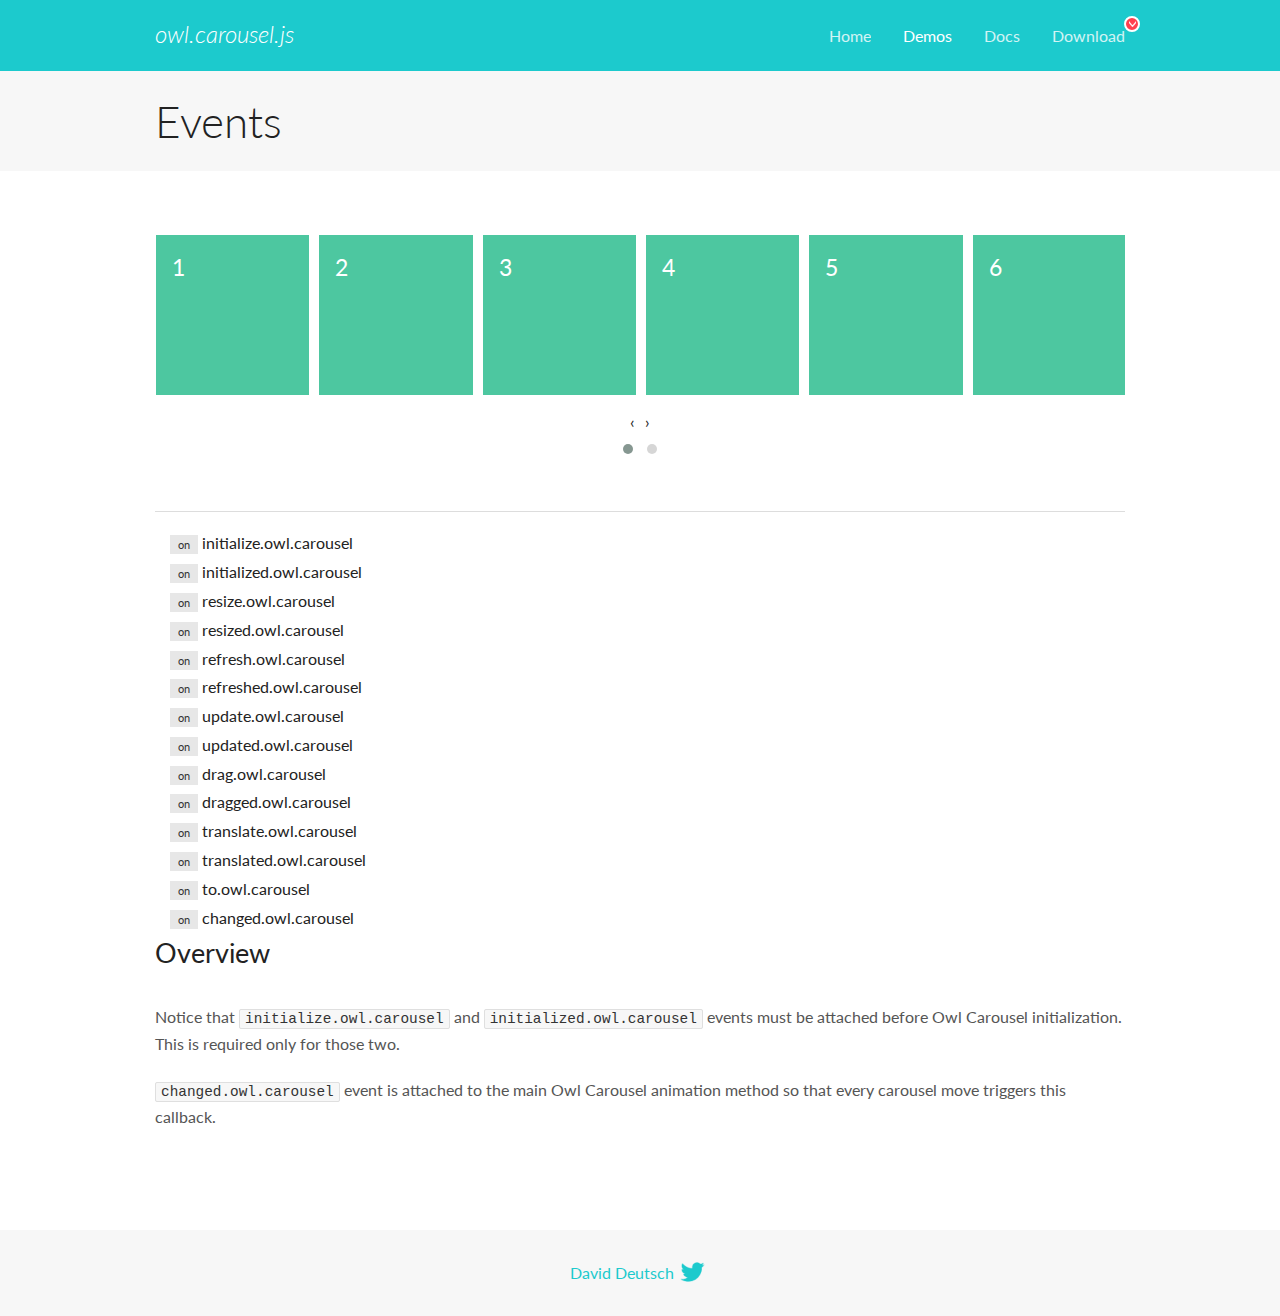
<file: OwlCarousel2-2.3.4/docs/demos/events.html>
<!DOCTYPE html>
<html lang="en">
  <head>

    <!-- head -->
    <meta charset="utf-8">
    <meta name="msapplication-tap-highlight" content="no" />
    <meta name="viewport" content="width=device-width, initial-scale=1.0" />
    <meta name="description" content="Events usage demo">
    <meta name="author" content="David Deutsch">
    <title>
      Events Demo | Owl Carousel | 2.3.4
    </title>

    <!-- Stylesheets -->
    <link href='https://fonts.googleapis.com/css?family=Lato:300,400,700,400italic,300italic' rel='stylesheet' type='text/css'>
    <link rel="stylesheet" href="../assets/css/docs.theme.min.css">

    <!-- Owl Stylesheets -->
    <link rel="stylesheet" href="../assets/owlcarousel/assets/owl.carousel.min.css">
    <link rel="stylesheet" href="../assets/owlcarousel/assets/owl.theme.default.min.css">

    <!-- HTML5 shim and Respond.js IE8 support of HTML5 elements and media queries -->

    <!--[if lt IE 9]>
      <script src="https://oss.maxcdn.com/libs/html5shiv/3.7.0/html5shiv.js"></script>
      <script src="https://oss.maxcdn.com/libs/respond.js/1.3.0/respond.min.js"></script>
    <![endif]-->

    <!-- Favicons -->
    <link rel="apple-touch-icon-precomposed" sizes="144x144" href="../assets/ico/apple-touch-icon-144-precomposed.png">
    <link rel="shortcut icon" href="../assets/ico/favicon.png">
    <link rel="shortcut icon" href="favicon.ico">

    <!-- Yeah i know js should not be in header. Its required for demos.-->

    <!-- javascript -->
    <script src="../assets/vendors/jquery.min.js"></script>
    <script src="../assets/owlcarousel/owl.carousel.js"></script>
  </head>
  <body>

    <!-- header -->
    <header class="header">
      <div class="row">
        <div class="large-12 columns">
          <div class="brand left">
            <h3>
              <a href="/OwlCarousel2/">owl.carousel.js</a> 
            </h3>
          </div>
          <a id="toggle-nav" class="right">
            <span></span> <span></span> <span></span> 
          </a> 
          <div class="nav-bar">
            <ul class="clearfix">
              <li> <a href="/OwlCarousel2/index.html">Home</a>  </li>
              <li class="active">
                <a href="/OwlCarousel2/demos/demos.html">Demos</a> 
              </li>
              <li> <a href="/OwlCarousel2/docs/started-welcome.html">Docs</a>  </li>
              <li>
                <a href="https://github.com/OwlCarousel2/OwlCarousel2/archive/2.3.4.zip">Download</a> 
                <span class="download"></span> 
              </li>
            </ul>
          </div>
        </div>
      </div>
    </header>

    <!-- title -->
    <section class="title">
      <div class="row">
        <div class="large-12 columns">
          <h1>Events</h1>
        </div>
      </div>
    </section>

    <!--  Demos -->
    <section id="demos">
      <div class="row">
        <div class="large-12 columns">
          <div class="owl-carousel owl-theme">
            <div class="item">
              <h4>1</h4>
            </div>
            <div class="item">
              <h4>2</h4>
            </div>
            <div class="item">
              <h4>3</h4>
            </div>
            <div class="item">
              <h4>4</h4>
            </div>
            <div class="item">
              <h4>5</h4>
            </div>
            <div class="item">
              <h4>6</h4>
            </div>
            <div class="item">
              <h4>7</h4>
            </div>
            <div class="item">
              <h4>8</h4>
            </div>
            <div class="item">
              <h4>9</h4>
            </div>
            <div class="item">
              <h4>10</h4>
            </div>
            <div class="item">
              <h4>11</h4>
            </div>
            <div class="item">
              <h4>12</h4>
            </div>
          </div>
          <hr>
          <div class="large-12 columns callbacks">
            <div><span class="label secondary initialize">on</span>  initialize.owl.carousel </div>
            <div><span class="label secondary initialized">on</span>  initialized.owl.carousel </div>
            <div><span class="label secondary resize">on</span>  resize.owl.carousel </div>
            <div><span class="label secondary resized">on</span>  resized.owl.carousel </div>
            <div><span class="label secondary refresh">on</span>  refresh.owl.carousel </div>
            <div><span class="label secondary refreshed">on</span>  refreshed.owl.carousel </div>
            <div><span class="label secondary update">on</span>  update.owl.carousel </div>
            <div><span class="label secondary updated">on</span>  updated.owl.carousel </div>
            <div><span class="label secondary drag">on</span>  drag.owl.carousel </div>
            <div><span class="label secondary dragged">on</span>  dragged.owl.carousel </div>
            <div><span class="label secondary translate">on</span>  translate.owl.carousel </div>
            <div><span class="label secondary translated">on</span>  translated.owl.carousel </div>
            <div><span class="label secondary to">on</span>  to.owl.carousel </div>
            <div><span class="label secondary changed">on</span>  changed.owl.carousel </div>
          </div>
          <h3 id="overview">Overview</h3>
          <p>Notice that <code>initialize.owl.carousel</code> and <code>initialized.owl.carousel</code> events must be attached before Owl Carousel initialization. This is required only for those two.</p>
          <p><code>changed.owl.carousel</code> event is attached to the main Owl Carousel animation method so that every carousel move triggers this callback.</p>
          <script>
            jQuery(document).ready(function($) {
              var owl = $('.owl-carousel');
              owl.on('initialize.owl.carousel initialized.owl.carousel ' +
                'initialize.owl.carousel initialize.owl.carousel ' +
                'resize.owl.carousel resized.owl.carousel ' +
                'refresh.owl.carousel refreshed.owl.carousel ' +
                'update.owl.carousel updated.owl.carousel ' +
                'drag.owl.carousel dragged.owl.carousel ' +
                'translate.owl.carousel translated.owl.carousel ' +
                'to.owl.carousel changed.owl.carousel',
                function(e) {
                  $('.' + e.type)
                    .removeClass('secondary')
                    .addClass('success');
                  window.setTimeout(function() {
                    $('.' + e.type)
                      .removeClass('success')
                      .addClass('secondary');
                  }, 500);
                });
              owl.owlCarousel({
                loop: true,
                nav: true,
                lazyLoad: true,
                margin: 10,
                video: true,
                responsive: {
                  0: {
                    items: 1
                  },
                  600: {
                    items: 3
                  },
                  960: {
                    items: 5,
                  },
                  1200: {
                    items: 6
                  }
                }
              });
            });
          </script>
        </div>
      </div>
    </section>

    <!-- footer -->
    <footer class="footer">
      <div class="row">
        <div class="large-12 columns">
          <h5>
            <a href="/OwlCarousel2/docs/support-contact.html">David Deutsch</a> 
            <a id="custom-tweet-button" href="https://twitter.com/share?url=https://github.com/OwlCarousel2/OwlCarousel2&text=Owl Carousel - This is so awesome! " target="_blank"></a> 
          </h5>
        </div>
      </div>
    </footer>

    <!-- vendors -->
    <script src="../assets/vendors/highlight.js"></script>
    <script src="../assets/js/app.js"></script>
  </body>
</html>
</file>
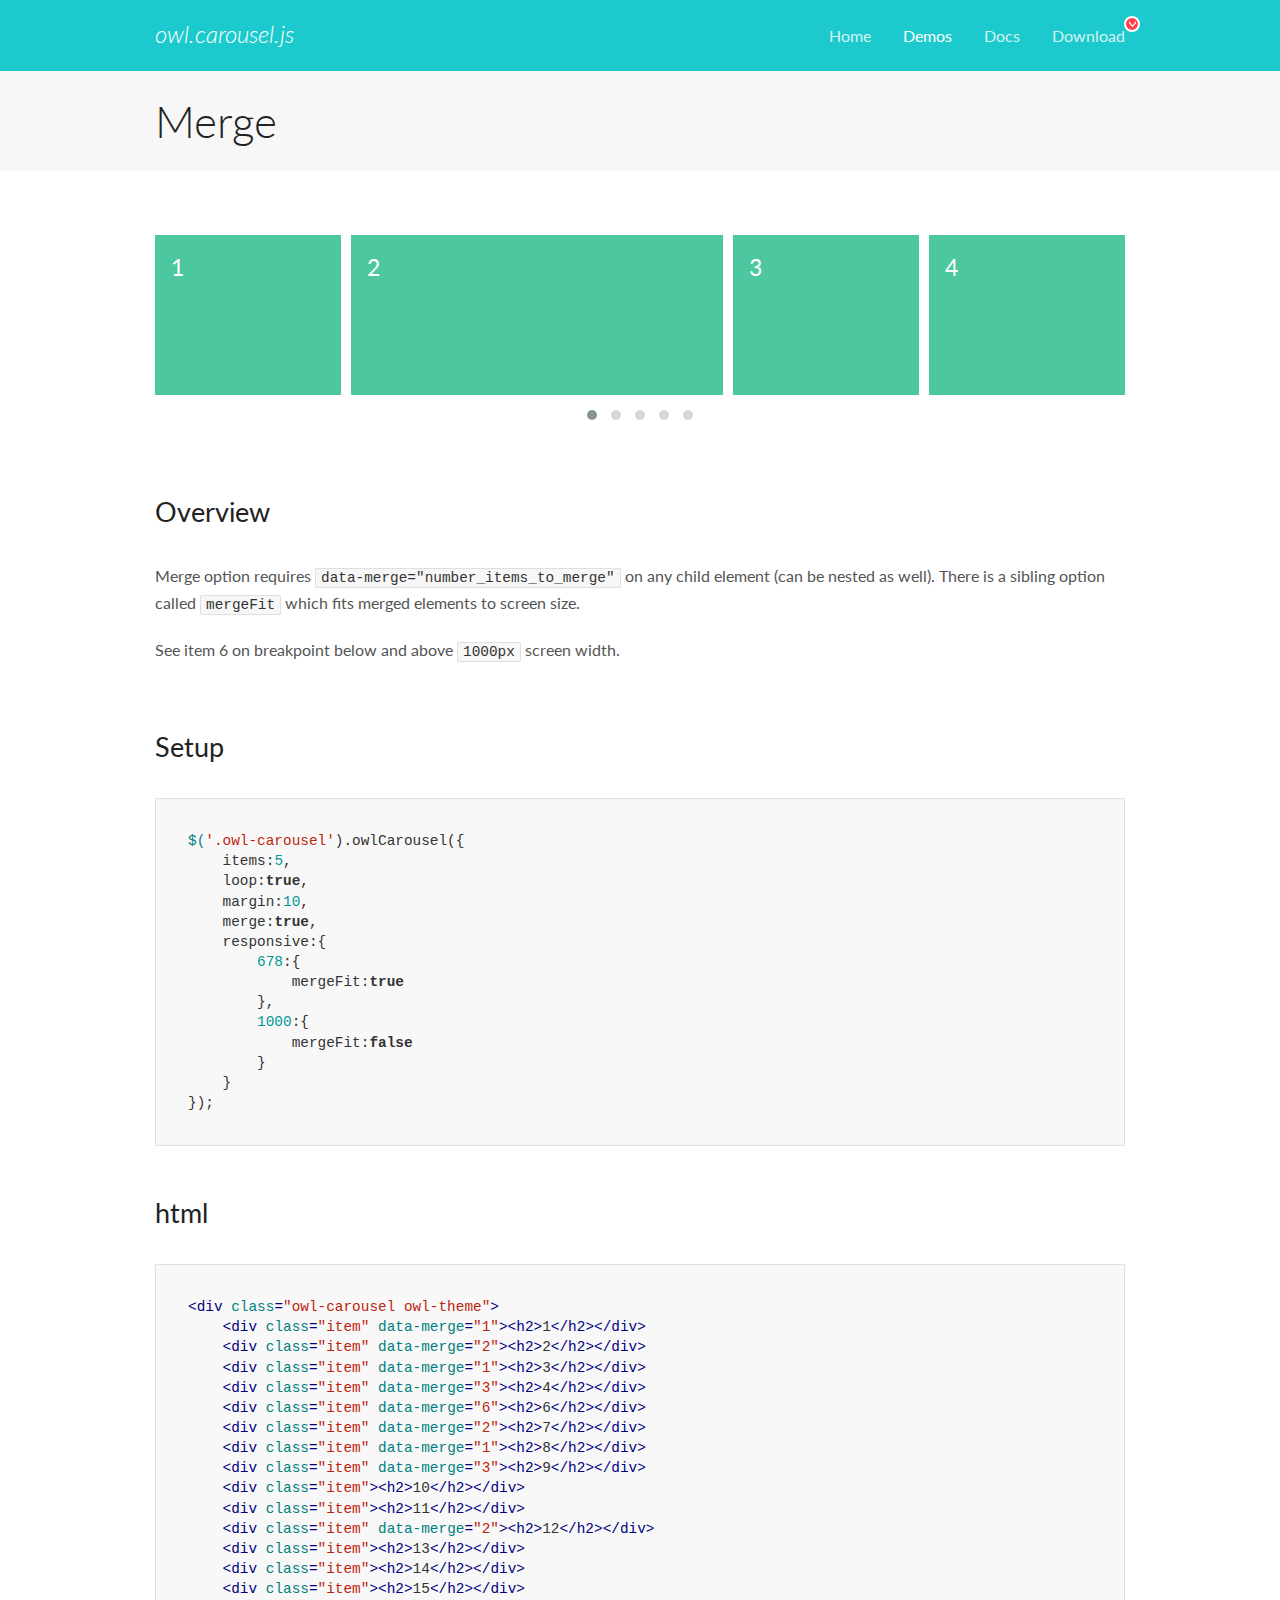
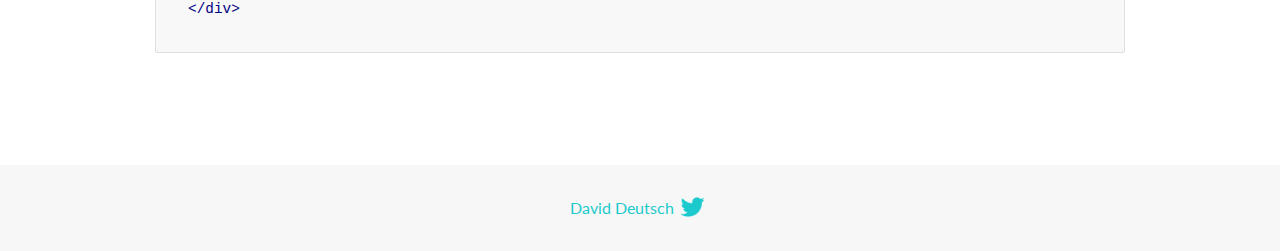
<file: OwlCarousel2-2.3.4/docs/demos/merge.html>
<!DOCTYPE html>
<html lang="en">
  <head>

    <!-- head -->
    <meta charset="utf-8">
    <meta name="msapplication-tap-highlight" content="no" />
    <meta name="viewport" content="width=device-width, initial-scale=1.0" />
    <meta name="description" content="Merge Items">
    <meta name="author" content="David Deutsch">
    <title>
      Merge Demo | Owl Carousel | 2.3.4
    </title>

    <!-- Stylesheets -->
    <link href='https://fonts.googleapis.com/css?family=Lato:300,400,700,400italic,300italic' rel='stylesheet' type='text/css'>
    <link rel="stylesheet" href="../assets/css/docs.theme.min.css">

    <!-- Owl Stylesheets -->
    <link rel="stylesheet" href="../assets/owlcarousel/assets/owl.carousel.min.css">
    <link rel="stylesheet" href="../assets/owlcarousel/assets/owl.theme.default.min.css">

    <!-- HTML5 shim and Respond.js IE8 support of HTML5 elements and media queries -->

    <!--[if lt IE 9]>
      <script src="https://oss.maxcdn.com/libs/html5shiv/3.7.0/html5shiv.js"></script>
      <script src="https://oss.maxcdn.com/libs/respond.js/1.3.0/respond.min.js"></script>
    <![endif]-->

    <!-- Favicons -->
    <link rel="apple-touch-icon-precomposed" sizes="144x144" href="../assets/ico/apple-touch-icon-144-precomposed.png">
    <link rel="shortcut icon" href="../assets/ico/favicon.png">
    <link rel="shortcut icon" href="favicon.ico">

    <!-- Yeah i know js should not be in header. Its required for demos.-->

    <!-- javascript -->
    <script src="../assets/vendors/jquery.min.js"></script>
    <script src="../assets/owlcarousel/owl.carousel.js"></script>
  </head>
  <body>

    <!-- header -->
    <header class="header">
      <div class="row">
        <div class="large-12 columns">
          <div class="brand left">
            <h3>
              <a href="/OwlCarousel2/">owl.carousel.js</a> 
            </h3>
          </div>
          <a id="toggle-nav" class="right">
            <span></span> <span></span> <span></span> 
          </a> 
          <div class="nav-bar">
            <ul class="clearfix">
              <li> <a href="/OwlCarousel2/index.html">Home</a>  </li>
              <li class="active">
                <a href="/OwlCarousel2/demos/demos.html">Demos</a> 
              </li>
              <li> <a href="/OwlCarousel2/docs/started-welcome.html">Docs</a>  </li>
              <li>
                <a href="https://github.com/OwlCarousel2/OwlCarousel2/archive/2.3.4.zip">Download</a> 
                <span class="download"></span> 
              </li>
            </ul>
          </div>
        </div>
      </div>
    </header>

    <!-- title -->
    <section class="title">
      <div class="row">
        <div class="large-12 columns">
          <h1>Merge</h1>
        </div>
      </div>
    </section>

    <!--  Demos -->
    <section id="demos">
      <div class="row">
        <div class="large-12 columns">
          <div class="owl-carousel owl-theme">
            <div class="item" data-merge="1">
              <h4>1</h4>
            </div>
            <div class="item" data-merge="2">
              <h4>2</h4>
            </div>
            <div class="item" data-merge="1">
              <h4>3</h4>
            </div>
            <div class="item" data-merge="3">
              <h4>4</h4>
            </div>
            <div class="item" data-merge="6">
              <h4>6</h4>
            </div>
            <div class="item" data-merge="2">
              <h4>7</h4>
            </div>
            <div class="item" data-merge="1">
              <h4>8</h4>
            </div>
            <div class="item" data-merge="3">
              <h4>9</h4>
            </div>
            <div class="item">
              <h4>10</h4>
            </div>
            <div class="item">
              <h4>11</h4>
            </div>
            <div class="item" data-merge="2">
              <h4>12</h4>
            </div>
            <div class="item">
              <h4>13</h4>
            </div>
            <div class="item">
              <h4>14</h4>
            </div>
            <div class="item">
              <h4>15</h4>
            </div>
          </div>
          <h3 id="overview">Overview</h3>
          <p>Merge option requires <code>data-merge=&quot;number_items_to_merge&quot;</code> on any child element (can be nested as well). There is a sibling option called <code>mergeFit</code> which fits merged elements to screen size. </p>
          <p>See item 6 on breakpoint below and above <code>1000px</code> screen width.</p>
          <h3 id="setup">Setup</h3>
          <pre><code>$(&#39;.owl-carousel&#39;).owlCarousel({
    items:5,
    loop:true,
    margin:10,
    merge:true,
    responsive:{
        678:{
            mergeFit:true
        },
        1000:{
            mergeFit:false
        }
    }
});</code></pre>
          <h3 id="html">html</h3>
          <pre><code>&lt;div class=&quot;owl-carousel owl-theme&quot;&gt;
    &lt;div class=&quot;item&quot; data-merge=&quot;1&quot;&gt;&lt;h2&gt;1&lt;/h2&gt;&lt;/div&gt;
    &lt;div class=&quot;item&quot; data-merge=&quot;2&quot;&gt;&lt;h2&gt;2&lt;/h2&gt;&lt;/div&gt;
    &lt;div class=&quot;item&quot; data-merge=&quot;1&quot;&gt;&lt;h2&gt;3&lt;/h2&gt;&lt;/div&gt;
    &lt;div class=&quot;item&quot; data-merge=&quot;3&quot;&gt;&lt;h2&gt;4&lt;/h2&gt;&lt;/div&gt;
    &lt;div class=&quot;item&quot; data-merge=&quot;6&quot;&gt;&lt;h2&gt;6&lt;/h2&gt;&lt;/div&gt;
    &lt;div class=&quot;item&quot; data-merge=&quot;2&quot;&gt;&lt;h2&gt;7&lt;/h2&gt;&lt;/div&gt;
    &lt;div class=&quot;item&quot; data-merge=&quot;1&quot;&gt;&lt;h2&gt;8&lt;/h2&gt;&lt;/div&gt;
    &lt;div class=&quot;item&quot; data-merge=&quot;3&quot;&gt;&lt;h2&gt;9&lt;/h2&gt;&lt;/div&gt;
    &lt;div class=&quot;item&quot;&gt;&lt;h2&gt;10&lt;/h2&gt;&lt;/div&gt;
    &lt;div class=&quot;item&quot;&gt;&lt;h2&gt;11&lt;/h2&gt;&lt;/div&gt;
    &lt;div class=&quot;item&quot; data-merge=&quot;2&quot;&gt;&lt;h2&gt;12&lt;/h2&gt;&lt;/div&gt;
    &lt;div class=&quot;item&quot;&gt;&lt;h2&gt;13&lt;/h2&gt;&lt;/div&gt;
    &lt;div class=&quot;item&quot;&gt;&lt;h2&gt;14&lt;/h2&gt;&lt;/div&gt;
    &lt;div class=&quot;item&quot;&gt;&lt;h2&gt;15&lt;/h2&gt;&lt;/div&gt;
&lt;/div&gt;</code></pre>
          <script>
            $(document).ready(function() {
              $('.owl-carousel').owlCarousel({
                items: 5,
                loop: true,
                margin: 10,
                merge: true,
                responsive: {
                  678: {
                    mergeFit: true
                  },
                  1000: {
                    mergeFit: false
                  }
                }
              });
            })
          </script>
        </div>
      </div>
    </section>

    <!-- footer -->
    <footer class="footer">
      <div class="row">
        <div class="large-12 columns">
          <h5>
            <a href="/OwlCarousel2/docs/support-contact.html">David Deutsch</a> 
            <a id="custom-tweet-button" href="https://twitter.com/share?url=https://github.com/OwlCarousel2/OwlCarousel2&text=Owl Carousel - This is so awesome! " target="_blank"></a> 
          </h5>
        </div>
      </div>
    </footer>

    <!-- vendors -->
    <script src="../assets/vendors/highlight.js"></script>
    <script src="../assets/js/app.js"></script>
  </body>
</html>
</file>
<file: css/simpletextrotator.css>
.rotating {
  display: inline-block;
  -webkit-transform-style: preserve-3d;
  -moz-transform-style: preserve-3d;
  -ms-transform-style: preserve-3d;
  -o-transform-style: preserve-3d;
  transform-style: preserve-3d;
  -webkit-transform: rotateX(0) rotateY(0) rotateZ(0);
  -moz-transform: rotateX(0) rotateY(0) rotateZ(0);
  -ms-transform: rotateX(0) rotateY(0) rotateZ(0);
  -o-transform: rotateX(0) rotateY(0) rotateZ(0);
  transform: rotateX(0) rotateY(0) rotateZ(0);
  -webkit-transition: 0.5s;
  -moz-transition: 0.5s;
  -ms-transition: 0.5s;
  -o-transition: 0.5s;
  transition: 0.5s;
  -webkit-transform-origin-x: 50%;
}

.rotating.flip {
  position: relative;
}

.rotating .front, .rotating .back {
  left: 0;
  top: 0;
  -webkit-backface-visibility: hidden;
  -moz-backface-visibility: hidden;
  -ms-backface-visibility: hidden;
  -o-backface-visibility: hidden;
  backface-visibility: hidden;
}

.rotating .front {
  position: absolute;
  display: inline-block;
  -webkit-transform: translate3d(0,0,1px);
  -moz-transform: translate3d(0,0,1px);
  -ms-transform: translate3d(0,0,1px);
  -o-transform: translate3d(0,0,1px);
  transform: translate3d(0,0,1px);
}

.rotating.flip .front {
  z-index: 1;
}

.rotating .back {
  display: block;
  opacity: 0;
}

.rotating.spin {
  -webkit-transform: rotate(360deg) scale(0);
  -moz-transform: rotate(360deg) scale(0);
  -ms-transform: rotate(360deg) scale(0);
  -o-transform: rotate(360deg) scale(0);
  transform: rotate(360deg) scale(0);
}



.rotating.flip .back {
  z-index: 2;
  display: block;
  opacity: 1;
  
  -webkit-transform: rotateY(180deg) translate3d(0,0,0);
  -moz-transform: rotateY(180deg) translate3d(0,0,0);
  -ms-transform: rotateY(180deg) translate3d(0,0,0);
  -o-transform: rotateY(180deg) translate3d(0,0,0);
  transform: rotateY(180deg) translate3d(0,0,0);
}

.rotating.flip.up .back {
  -webkit-transform: rotateX(180deg) translate3d(0,0,0);
  -moz-transform: rotateX(180deg) translate3d(0,0,0);
  -ms-transform: rotateX(180deg) translate3d(0,0,0);
  -o-transform: rotateX(180deg) translate3d(0,0,0);
  transform: rotateX(180deg) translate3d(0,0,0);
}

.rotating.flip.cube .front {
  -webkit-transform: translate3d(0,0,100px) scale(0.9,0.9);
  -moz-transform: translate3d(0,0,100px) scale(0.85,0.85);
  -ms-transform: translate3d(0,0,100px) scale(0.85,0.85);
  -o-transform: translate3d(0,0,100px) scale(0.85,0.85);
  transform: translate3d(0,0,100px) scale(0.85,0.85);
}

.rotating.flip.cube .back {
  -webkit-transform: rotateY(180deg) translate3d(0,0,100px) scale(0.9,0.9);
  -moz-transform: rotateY(180deg) translate3d(0,0,100px) scale(0.85,0.85);
  -ms-transform: rotateY(180deg) translate3d(0,0,100px) scale(0.85,0.85);
  -o-transform: rotateY(180deg) translate3d(0,0,100px) scale(0.85,0.85);
  transform: rotateY(180deg) translate3d(0,0,100px) scale(0.85,0.85);
}

.rotating.flip.cube.up .back {
  -webkit-transform: rotateX(180deg) translate3d(0,0,100px) scale(0.9,0.9);
  -moz-transform: rotateX(180deg) translate3d(0,0,100px) scale(0.85,0.85);
  -ms-transform: rotateX(180deg) translate3d(0,0,100px) scale(0.85,0.85);
  -o-transform: rotateX(180deg) translate3d(0,0,100px) scale(0.85,0.85);
  transform: rotateX(180deg) translate3d(0,0,100px) scale(0.85,0.85);
}
</file>
<file: css/style.css>
@import url('https://fonts.googleapis.com/css?family=Roboto&display=swap');

body {

    font-family: 'Montserrat', sans-serif;
    overflow-x: hidden;

}
html{
    overflow-x: hidden;
}
img {
    max-width: 100%;
    height: auto;
}
h1 {
    color: white;
    padding: 145px 0 30px;
    font-weight: 800;
    font-size: 36px;
    font-family: 'Roboto', sans-serif;
}

a:hover {
   text-decoration: none;
   -webkit-transition-duration: 0.4s; /* Safari */
   transition-duration: 0.4s;
   cursor: pointer;
  
}

.ir-arriba{
	position: fixed;
	bottom: 20px;
	right: 20px;
	padding: 15px 0;
	width: 50px;
	height: 50px;
	background: #001F38;
	color: #fff;
	text-align: center;
	transition: all .5s;
	display:none;
	z-index: 150;   
}

.ir-arriba:hover{
	cursor: pointer;
	background: #fff;
	color: #000;
}

/*navbar 2*/
.navbar-navegar{
    background-color: #001F38;
    width: 100%;
    position:relative;
}

.navegar-pagina{
    display: flex;
    justify-content: flex-end;
}

.navbar-navegar .navegar-pagina li.navegar-pagina-item a{
    display: block;
    padding: 2.5em 2.5em;
    color: white;
    font-weight: bold;
    font-family: 'Roboto', sans-serif;
}

.logo {
    width: 30%;
    /* margin-left: -315px; */
    display: block;
    margin-top: 10px;
    margin-bottom: 10px;
}

.padding-phones{
    padding-left: 20px;
}

/*/navbar 2*/

.navbar{
    justify-content: flex-end;
    padding: 0;
    font-family: 'Roboto', sans-serif;
}

#nav {
    background-color: white;
    color: white;
    z-index: 2; 
    height: 39px;
    position:relative;
}

li.nav-item , a.nav-link, .navbar-brand {
    color: #001F38;
    font-weight: 600;
    font-family: 'Roboto', sans-serif;  
}
.navbar-brand:hover {
    color: white;
}
 a.nav-link:hover {
    color: #001F38;   
}

li {
    list-style: none;
}
.mostrar {
 display: none;
}

/* servicios*/
.servicios {
    padding: 30px 0 50px 0;
}

.servicios p{
    text-align: center;
}

.servicios img{
    display: block;
    margin: auto;
}
.titulo-servicios {
    
  text-align: center;
    color: #333333;
    padding: 70px 0 0 0;
}
.subtitulo-servicios {
    text-align: center;
}
.imagen-servicios{
    padding-bottom: 15px;
}
/*---------------- botones ----------------*/
a.color:hover {
    color:#001F38;
    -webkit-transition-duration: 0.4s; /* Safari */
    transition-duration: 0.4s;
}
a.color {
    color:white;
}
.btn-1 {
    font-weight: 600;
    margin: 50px 0 200px 16px;
    padding: 0 50px;
    height: 52px;
    background: transparent;
    border: 2px solid white;
    color: white;
    font-size: 15px;
    -webkit-transition-duration: 0.4s;
    transition-duration: 0.4s;
    cursor: pointer;
    border-radius: 3px;
}
.ventajas .btn-download{
    display: block;
    margin: auto;
    position: relative;
    background: #001F38;
    padding: 0 50px;
    height: 50px;
    line-height: 3;
    border-radius: 3px;
    border: 2px solid #001F38;
    color: white;
    font-weight: 400;
    font-size: 15px;
    -webkit-transition-duration: 0.4s; /* Safari */
    transition-duration: 0.4s;
    cursor: pointer;
}
.ventajas .btn-download:hover{
    background: #001F38;
    border: #001F38;
    color: white;
    box-shadow: 0 12px 16px 0 rgba(0,0,0,0.24),0 17px 50px 0 rgba(0,0,0,0.19);
}
.btn-poliza {
    font-weight: 600;
    margin: 50px 0 200px 16px;
    padding: 0 50px;
    height: 52px;
    background: white;
    border: 2px solid white;
    color: #001F38;
    font-size: 15px;
    -webkit-transition-duration: 0.4s;
    transition-duration: 0.4s;
    cursor: pointer;
    border-radius: 3px;
}
.btn-1:hover, .btn-3:hover , .btn-4:hover{
    background: white;
    color: #001F38;
    box-shadow: 0 12px 16px 0 rgba(255,255,255,0.24),0 17px 50px 0 rgba(0,0,0,0.19);
}

.btn-enviar {
        background: #001F38;
        width: 100%;
        height: 52px;
        border: #001F38;
        color: white;
        font-weight: 600;
        font-size: 15px;
        -webkit-transition-duration: 0.4s;
        transition-duration: 0.4s;
        cursor: pointer;
        border-radius: 3px;
}
.btn-enviar:hover, .btn-poliza:hover {
    border:2px solid #001F38;
    background: #001F38;
    border: #001F38;
    color: white;
    box-shadow: 0 12px 16px 0 rgba(19,38,51,0.24),0 17px 50px 0 rgba(0,0,0,0.19);
}

.btn-3 {
    font-weight: 600;
    margin: 40px 0 0 0;
    width: 181px;
    height: 50px;
    background: white;
    border: 2px solid white;
    color: #001F38;
    -webkit-transition-duration: 0.4s; /* Safari */
    transition-duration: 0.4s;
    cursor: pointer;
   
}
.btn-4{
    font-weight: 600;
    margin: 10px 0 0 0;
    width: 200px;
    height: 50px;
    background: #001F38;
    border: 2px solid white;
    color: #fff;
    -webkit-transition-duration: 0.4s;
    transition-duration: 0.4s;
    cursor: pointer;
    border-radius: 3px;
}
.btn-3:hover {
    background: #001F38;
    border: 2px solid white;;
    color: white;
    box-shadow: 0 12px 16px 0 rgba(0,0,0,0.24),0 17px 50px 0 rgba(0,0,0,0.19);
}
.white {
    color:white;
}
/*---------------- intro -----------------*/


#intro {
    z-index: 1;
    background: linear-gradient( to left,
        rgba(0,0,0, 0.6), 
        rgba(0,0,0, .2)
      ), url("../images/bg.png") no-repeat ;
      background-size: cover;
      padding: 0 0 0px 0px;
      position: relative;
}

#intro::before{
    content: '';
    position:absolute;
    width: 100%;
    height: 100%;
    top:0;
    left:0;
    background: rgba(0, 31, 56, .3);
}

h2.logo {
    font-weight: 800;
}
h3.subt {
    color: white;
}
h2.text-center {
    text-align: center!important;
    font-weight: 700;
    font-family: 'Roboto', sans-serif;
}

.contacto {
    background-color: rgba(255, 255, 255, .4);
    margin: 30px 0 50px 0;
    padding: 28px;
    border-radius: 10px;
}
.contacto .contact-texto{
    font-family: 'Roboto', sans-serif;
    padding: 10px 0;
}
.correct{
    background: green;
    text-align: center;
}

.status-fields{
    background: rgba(224, 49, 50, 1);
    color: white;
    animation: wow linear 0.5s 4;
    text-align: center;
}
label {
    display: inline-block;
    margin-bottom: 0.5rem;
}
.form-check-label{
    padding-bottom: 15px;
}

h2.cont {
    font-weight: 600;
    font-size: 36px;
    color: white;
    
}

/* -------------Envios-----------------*/

.envios {
  background: #001F38;
  background-size: cover;
  background-position: center;
  background-repeat: no-repeat;
    color: white;
    padding: 2em 0;
}
.mostrar-1 {
    display: none !important;
}
.envios-mapa {
    color: white;
    padding: 0 0 0 0;
    text-align: right;
}

.envios2-title {
    font-size: 30px;
    font-weight: 600;
    color: white;
    padding: 10px 0 5px 0;
    font-family: 'Roboto', sans-serif;
}
.envios3-title{
    font-weight: 600;
    color: white;
    font-size: 18px;
   
    font-family: 'Roboto', sans-serif;
}

h1.envios {
    margin-bottom: -20px;
    margin-top:-25px;
}

.mostrar-imagen-servicios {
    display: none;
}
.services-padding {
    padding: 20px 10px 30px 10px;
}

.white.strong {
    padding: 20px 0;
    text-align: center;
    font-size: 14px;
    line-height: 1.6;
}
.green {
    background: #001F38;
    color: white;
    padding-bottom: 70px;
    justify-content: center;
    text-align: center;
}
p.transportacion {
    font-size: 14px;
}
.transporte-service {
    font-weight: 600;
    text-align: center;
    font-family: 'Roboto', sans-serif;
}
.transporte-service img {
    margin-right: 13px;
    margin-top: -31px;
}

.gray {
    background:  #EDEDED;
    text-align: center;
}
.img-world {
    padding: 60px 0 10px 0;
    text-align: center;
    justify-content: center;
}
.padding-top-cobertura{
  padding: 30px 0 10px 0;  
}

.cobertura{
    padding: 50px 0;
}

.cobertura .clientes-logo{
    display: block;
    margin:auto;
}

.ventajas {
    background-color: #FAFAFA;
}
.ventajas .img-check{
    display: block;
    margin:auto;
}

.ventajas th{
    font-weight: 100;
}
.ventajas .titulos-tabla{
    font-family: 'Roboto', sans-serif;
}
.ventajas th[scope="row"]{
    color: #8F8F8F;
}


.ventajas-margen {
    padding: 100px 0;
    text-align: center;
}
.form-control:hover , .form-control:focus {
    outline-style: none;
    color: #001F38;
    -webkit-transition-duration: 0.4s; /* Safari */
    transition-duration: 0.4s;
    box-shadow: 0 12px 16px 0 rgba(0,0,0,0.24),0 17px 50px 0 rgba(0,0,0,0.19);
}

/* -------------footer-----------------*/

footer {
    background: #001F38;
    padding: 70px 0 70px 0;
    font-family: 'Roboto', sans-serif;
}

footer h3.white{
    text-align: left;
    padding-bottom: 25px;
    font-size: 1em;
    font-weight: bolder;
}

footer ul{
    padding: 0;
    list-style: none;
}

footer ul li{
    text-align: left;
}

footer ul li a{
    display: block;
    padding-bottom: 15px;
    color: white;
}   

footer ul li a:hover{
    color: #A2832C;
}

footer .color:hover{
    color: #A2832C;
}

footer .img-logo-footer{
    
    padding-bottom: 20px;
    width: 90px;
}

h3.footer {
    font-weight: 800;
}


@media screen and (max-width:1200px){
    h2.cont {
        font-weight: 600;
        font-size: 30px;
    }
   
    h1 {
        color: white;
        padding: 150px 0 30px;
        font-weight: 800;
        font-size: 35px;
    }
    h3.subt {
        color: white;
        font-size: 25px;
    }
    .xzoom-gallery, .xzoom-gallery2, .xzoom-gallery3, .xzoom-gallery4, .xzoom-gallery5 {
        border: 1px solid #cecece;
        margin-left: 15px;
        margin-bottom: 10px;
        height: auto;
        width: 150px;
    }
    
}

@media screen and (min-width:993px){
    .ocultar-lg{
        display: none;       
    }
}

@media screen and (max-width:992px){ 
    .contacto {
        padding: 27px 10px 23px 12px;
    }
    h2.cont {
        font-weight: 600;
        font-size: 27px;
        margin-top: 11px;
    }
    .ocultar-texto-header {
      display: none;  
    }

    #main-nav .menu-bar{
        width: 15%;
    cursor: pointer;
    padding-top: 30px;
    padding-left: 7px;
    padding-bottom: 10px
    }

    #main-nav .uno, .dos, .tres{
        height: 3px;
        background: white;
        transition: all 0.5s;
    }

    .dos{
        margin: 5px 0;
    }

    .to-show .dos{
        opacity: 0;
    }

    .to-show .uno{
        -moz-transform: rotate(45deg) translate(5px, 5px);
        -webkit-transform: rotate(45deg) translate(5px, 5px);
        transform: rotate(45deg) translate(5px, 5px);
    }

    .to-show .tres{
        -moz-transform: rotate(-45deg) translate(6px, -7px);
        -webkit-transform: rotate(-45deg) translate(6px, -7px);
        transform: rotate(-45deg) translate(6px, -7px);
    }

    .to-show .navegar-pagina{
        display: block;
        transition: all 0.5s;
    }

    .navbar-navegar{
        background-color: transparent;
        width: 100%;
    }
    
    .navegar-pagina{
        display: none;
        padding:0;
        transition: all 0.5s;
    }
    
    .navbar-navegar .navegar-pagina li.navegar-pagina-item a{
        display: block;
        padding: 1.5em 0;
        color: white;
        font-weight: bold;
        text-align: center;
        font-family: 'Roboto', sans-serif;
    }
    
    .logo{
        width: 35%;
        /*margin-left: -315px;*/
        display: none;
        margin-top: 25px;
    }

    #nav {
        display:none;
    }
    footer ul li{
        text-align: left;
    }
    footer h3.white{
       
        padding-bottom: 25px;
        font-size: 1em;
        font-weight: bolder;
    }

}

@media screen and (min-width: 768px){
    .oculto-web {
        display: none;
        padding: 50px 15px;
    }
    .imagen-logo{
        display: none;
    }
    .padding-footer-links {
        margin-left: 40px;
        margin-right: 40px;
    }
    .oculta-lg{
        display: none;
    }
}

@media screen and (max-width:767px){ 
    .oculto-movil {
        display: none;
        
    }
   .oculto-1 {
       display: none;
   }
   .mostrar-1  {
       display: flex!important;
   }
   .imagen-logo{
        display: block;
        margin: 50px auto 0 auto;
    }
    .oculta-md{
        display:none;
    }
   
}
@media screen and (max-width:550px){ 
    .xzoom-gallery, .xzoom-gallery2, .xzoom-gallery3, .xzoom-gallery4, .xzoom-gallery5 {
        border: 1px solid #cecece;
        margin-left: 5px;
        margin-bottom: 10px;
        height: auto;
        width: 80px;
    }
}

@media screen and (max-width:450px){ 
    .btn-1 {
        
        margin: 35px 0 10px 0px;  
    }
    .envios3-title {
        padding-top: 10px;
        padding-bottom: 10px;
        font-weight: 600;
        color: white;
        font-size: 18px;
        font-family: 'Roboto', sans-serif;
        text-align: center;
    }
    .envios-mapa {
        color: white;
        padding: 0 0 0px 15px;
        text-align:left;
    }
    .envios2-title {
        font-size: 25px;
        font-weight: 600;
        color: white;
        padding: 10px 0 5px 0;
        font-family: 'Roboto', sans-serif;
        /* text-align: center; */
    } 
    .btn-poliza {
        margin: 10px 0 50px 0;
    }
    .imagen-logo {
        margin: 0px auto 0 auto;   
    }
    .footer-text {
        text-align: center;
    }
    p.white {
        text-align: center;
    }

    .ventajas-margen {
        padding: 50px 0;
        text-align: center;
    }
    .margen-ventajas-mov {
        padding: 10px;
    }
    .services-padding {
        padding: 0px 10px 20px 10px;
        text-align: center;
    }

    .nav-link {
        display: block;
        padding: .5rem .2rem;
    }
    
    h1 {
        color: white;
        padding: 50px 0 4px;
        font-weight: 800;
        font-size: 32px;
        text-align: center;
    }

    h3.subt {
        color: white;
        font-size: 18px;
        text-align: center;
    }

   
    .buttonintro {
        display: block;
        text-align: center;
    }
    .contacto {
         
         text-align: center;
    }
    .oculto {
        display: none;
    }
    .ocultar-footer-web {
        display: none;
    }
    a.ocultar-3e {
        display: none;
    }
       
    .mostrar-imagen-servicios {
        display: inline-block;
        text-align: center;
        margin-bottom: 10px;
    }
    p.peque {
        font-size: 12px;
    }
    .centrar {
        justify-content: center;
    }

    h3.faq {
        padding: 0 0 29px 32px;
    }
    .mostrar {
        display: inline-block;
        text-align: left;
    }
    .mostrar-icons {
        display: inline-block;
        text-align: left;
    }
    h6.ocultar{
        display: none;
    }
  
    .margen-movil {
        margin: 10px 10px -35px 0;
        color: white;
    }

    footer {
        padding: 40px 0 0 0;   
    }  
}
</file>
